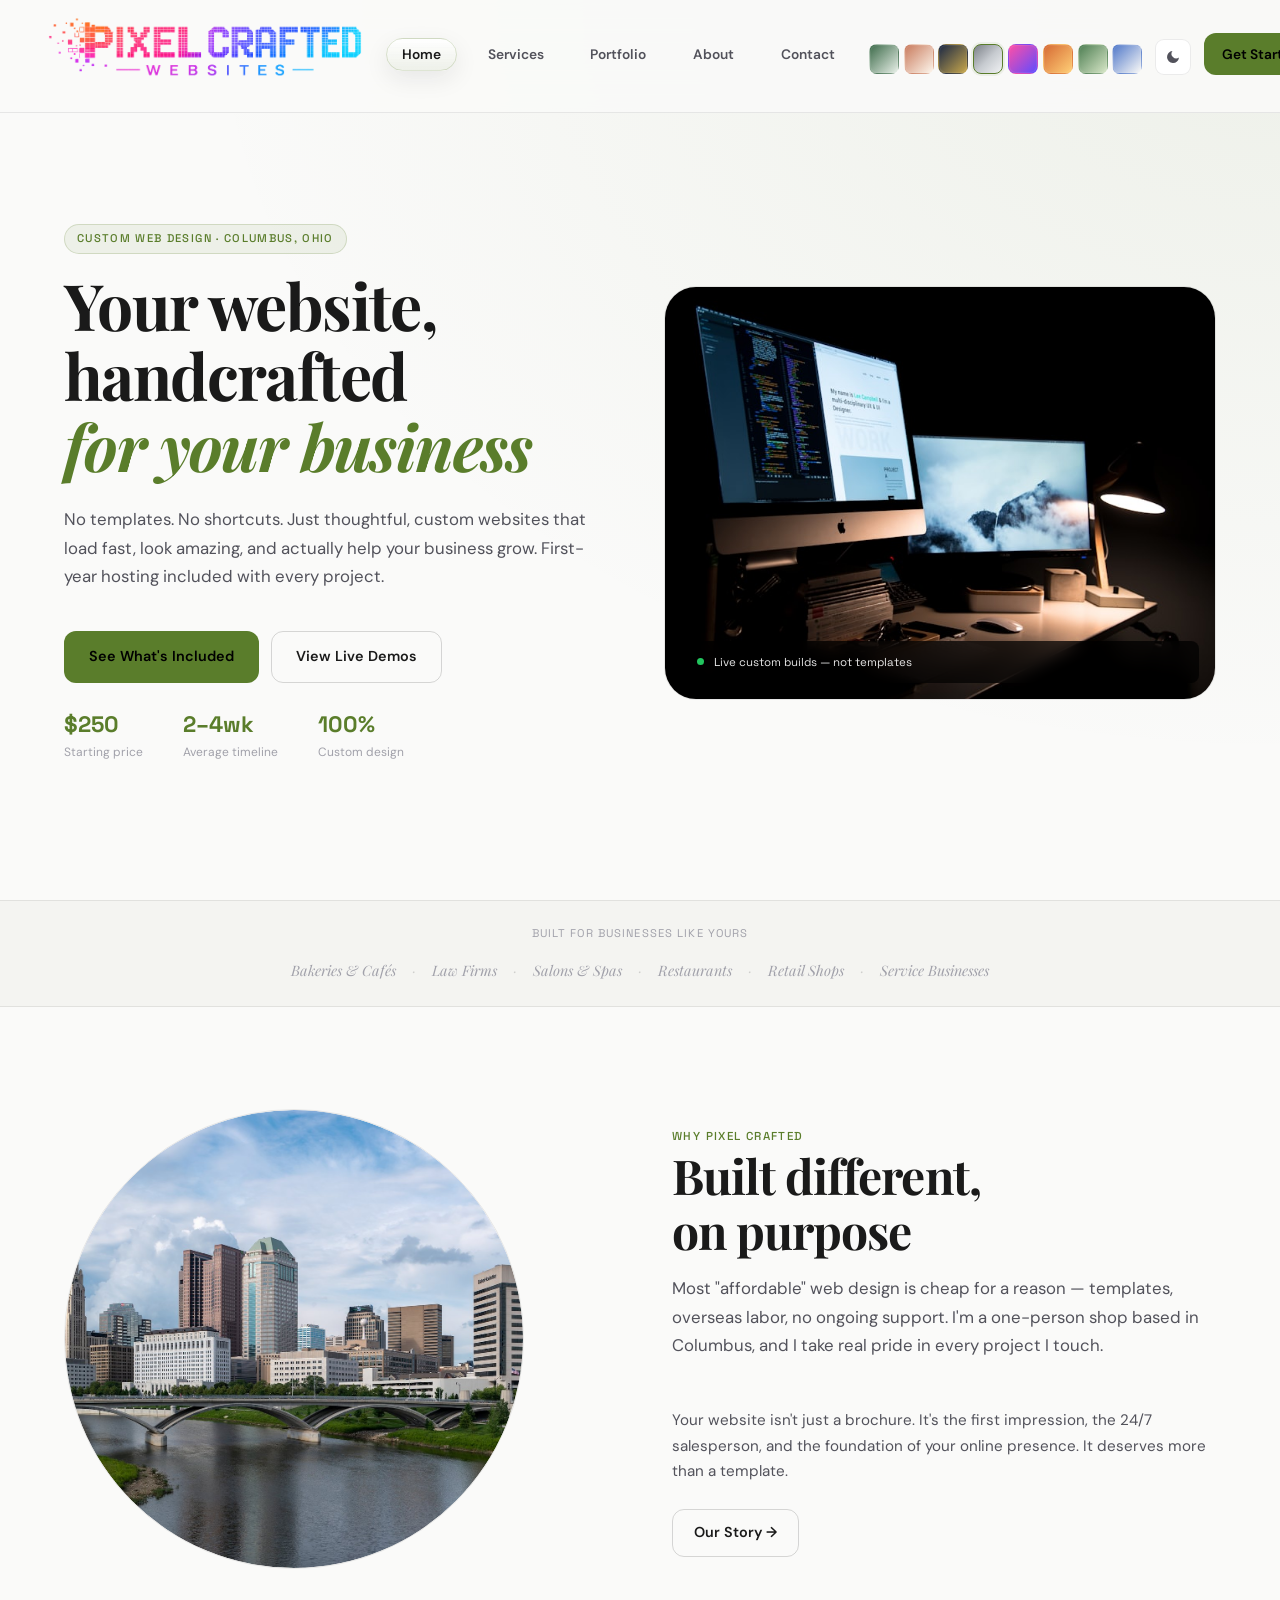
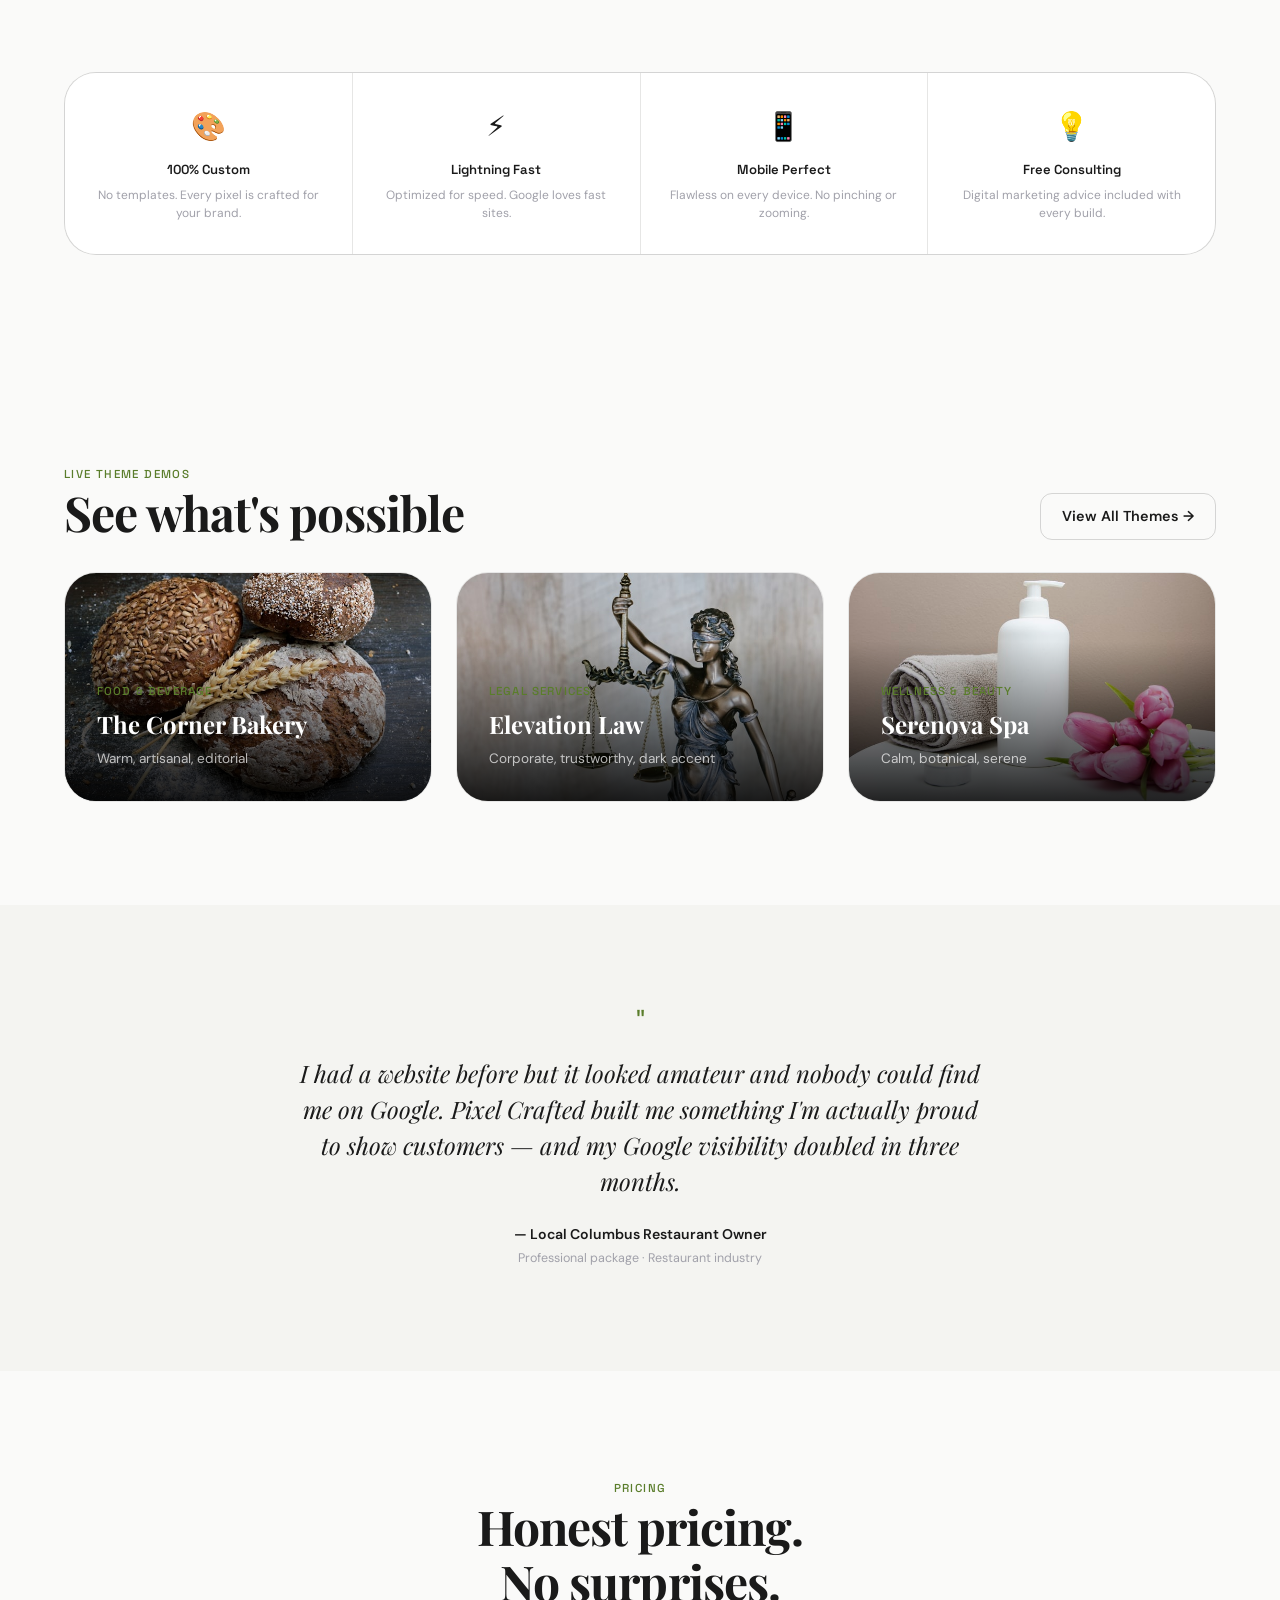
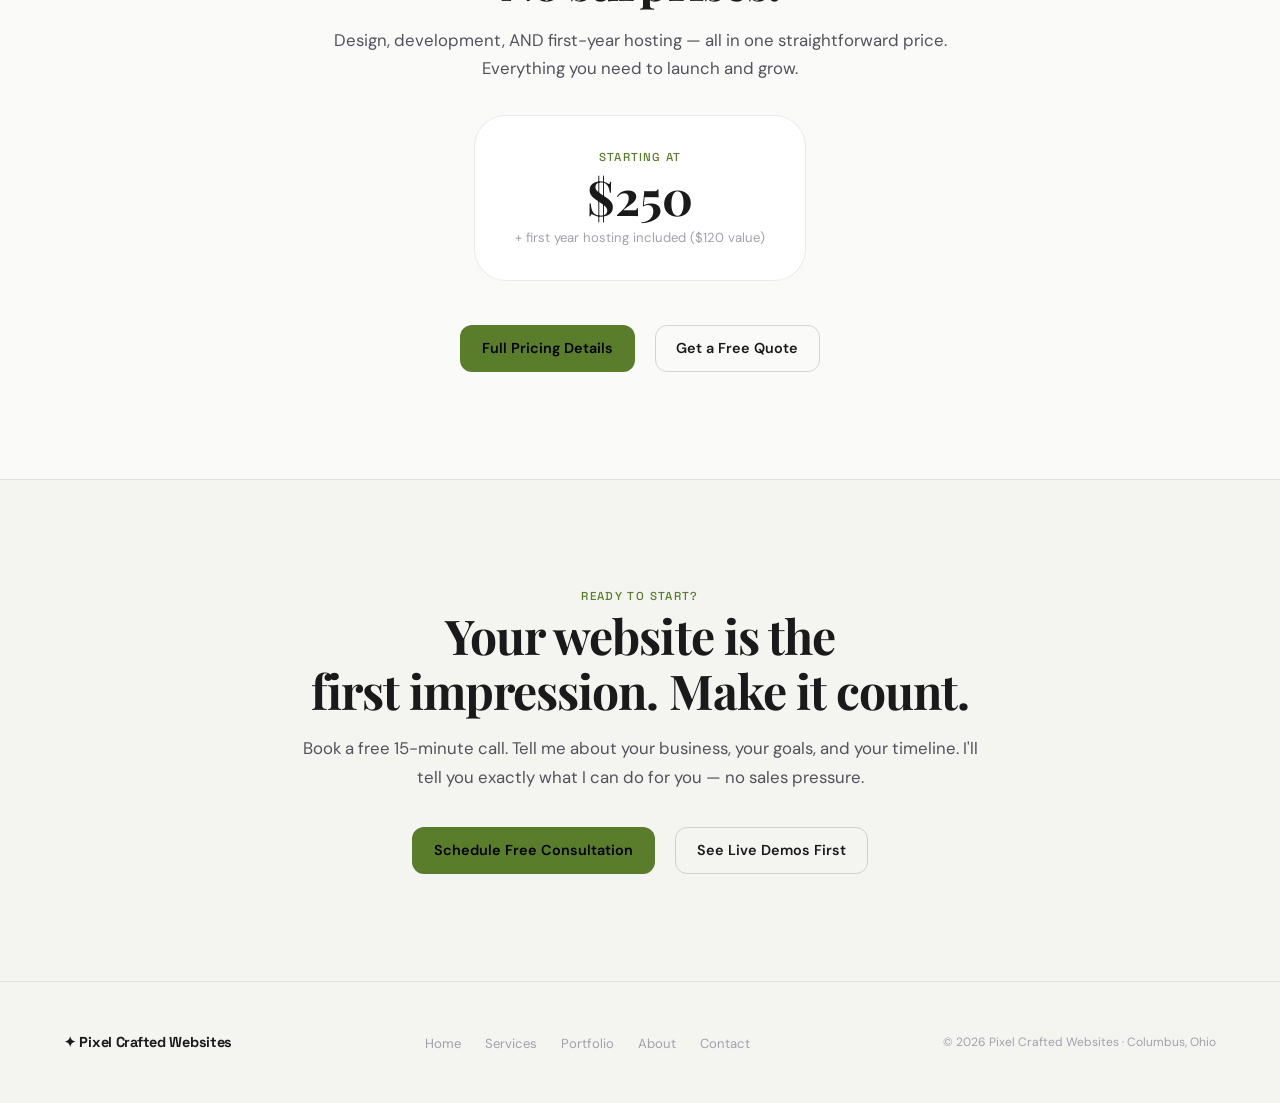
<file: index.html>
<!DOCTYPE html>
<html lang="en" data-theme="light" data-style="default">
<head>
  <meta charset="UTF-8">
  <meta name="viewport" content="width=device-width, initial-scale=1.0">
  <title>Pixel Crafted Websites — Custom Web Design for Local Businesses</title>
  <meta name="description" content="Custom websites for Columbus, Ohio and beyond. Design, development, hosting & free digital marketing consulting. Starting at $250 with first year hosting included.">
  <link rel="stylesheet" href="css/styles.css">
  <link rel="icon" type="image/svg+xml" href="images/favicon.svg">
</head>
<body>

  <!-- NAV -->
  <nav class="nav">
    <div class="nav-inner">
      <a href="index.html" class="nav-logo" aria-label="Pixel Crafted Websites">
        <img src="images/logo-horizontal-header.png" alt="Pixel Crafted Websites" class="logo-wordmark">
      </a>
      <ul class="nav-links" id="navLinks">
        <li><a href="index.html" class="active">Home</a></li>
        <li><a href="services.html">Services</a></li>
        <li><a href="portfolio.html">Portfolio</a></li>
        <li><a href="about.html">About</a></li>
        <li><a href="contact.html">Contact</a></li>
      </ul>
      <div class="nav-actions">
        <div class="style-switcher">
          <div class="style-switcher-row">
            <button class="style-btn active" data-style="spa" data-tooltip="Spa / Calm" title="Spa / Calm" aria-label="Spa style" aria-pressed="true"></button>
            <button class="style-btn" data-style="bakery" data-tooltip="Bakery / Warm" title="Bakery / Warm" aria-label="Bakery style" aria-pressed="false"></button>
            <button class="style-btn" data-style="law" data-tooltip="Law / Trust" title="Law / Trust" aria-label="Law style" aria-pressed="false"></button>
            <button class="style-btn" data-style="default" data-tooltip="Neutral / Clean" title="Neutral / Clean" aria-label="Neutral style" aria-pressed="false"></button>
            <button class="style-btn" data-style="dusk" data-tooltip="Dusk / Neon" title="Dusk / Neon" aria-label="Dusk style" aria-pressed="false"></button>
            <button class="style-btn" data-style="ember" data-tooltip="Ember / Sunset" title="Ember / Sunset" aria-label="Ember style" aria-pressed="false"></button>
            <button class="style-btn" data-style="moss" data-tooltip="Moss / Earth" title="Moss / Earth" aria-label="Moss style" aria-pressed="false"></button>
            <button class="style-btn" data-style="paper" data-tooltip="Paper / Editorial" title="Paper / Editorial" aria-label="Paper style" aria-pressed="false"></button>
          </div>
        </div>
        <button class="theme-toggle" id="themeToggle" aria-label="Toggle light/dark mode">
          <svg class="sun" viewBox="0 0 24 24" width="16" height="16" fill="none" stroke="currentColor" stroke-width="2" stroke-linecap="round" stroke-linejoin="round"><circle cx="12" cy="12" r="5"/><line x1="12" y1="1" x2="12" y2="3"/><line x1="12" y1="21" x2="12" y2="23"/><line x1="4.22" y1="4.22" x2="5.64" y2="5.64"/><line x1="18.36" y1="18.36" x2="19.78" y2="19.78"/><line x1="1" y1="12" x2="3" y2="12"/><line x1="21" y1="12" x2="23" y2="12"/><line x1="4.22" y1="19.78" x2="5.64" y2="18.36"/><line x1="18.36" y1="5.64" x2="19.78" y2="4.22"/></svg>
          <svg class="moon" viewBox="0 0 24 24" width="16" height="16" fill="currentColor"><path d="M21 12.79A9 9 0 1 1 11.21 3 7 7 0 0 0 21 12.79z"/></svg>
        </button>
        <a href="contact.html" class="btn btn-primary">Get Started</a>
        <button class="nav-hamburger" id="navHamburger" aria-label="Menu">
          <span></span><span></span><span></span>
        </button>
      </div>
    </div>
  </nav>

  <!-- HERO -->
  <section class="hero">
    <div class="hero-inner">
      <div class="hero-content">
        <span class="hero-label">Custom Web Design · Columbus, Ohio</span>
        <h1>Your website,<br>handcrafted<br><em>for your business</em></h1>
        <p class="hero-desc">No templates. No shortcuts. Just thoughtful, custom websites that load fast, look amazing, and actually help your business grow. First-year hosting included with every project.</p>
        <div class="hero-actions">
          <a href="services.html" class="btn btn-primary">See What's Included</a>
          <a href="portfolio.html" class="btn btn-outline">View Live Demos</a>
        </div>
        <div class="hero-stats">
          <div>
            <p>$250</p>
            <p>Starting price</p>
          </div>
          <div>
            <p>2–4wk</p>
            <p>Average timeline</p>
          </div>
          <div>
            <p>100%</p>
            <p>Custom design</p>
          </div>
        </div>
      </div>
      <div class="hero-visual">
        <img src="images/hero-webdesign.jpg" alt="Web design on screen">
        <div style="position: absolute; bottom: 1rem; left: 1rem; right: 1rem; background: rgba(0,0,0,0.7); backdrop-filter: blur(8px); border-radius: 8px; padding: 0.75rem 1rem; display: flex; align-items: center; gap: 0.6rem;">
          <div style="width: 7px; height: 7px; background: #22c55e; border-radius: 50%; animation: pulse 2s infinite;"></div>
          <span style="font-family: var(--font-mono); font-size: 0.72rem; color: rgba(255,255,255,0.9);">Live custom builds — not templates</span>
        </div>
      </div>
    </div>
  </section>

  <!-- TRUST BAR -->
  <section class="trust-bar">
    <div class="trust-bar-inner">
      <p>Built for businesses like yours</p>
      <div class="industries">
        <span>Bakeries & Cafés</span>
        <span style="color: var(--border-strong);">·</span>
        <span>Law Firms</span>
        <span style="color: var(--border-strong);">·</span>
        <span>Salons & Spas</span>
        <span style="color: var(--border-strong);">·</span>
        <span>Restaurants</span>
        <span style="color: var(--border-strong);">·</span>
        <span>Retail Shops</span>
        <span style="color: var(--border-strong);">·</span>
        <span>Service Businesses</span>
      </div>
    </div>
  </section>

  <!-- WHAT MAKES US DIFFERENT -->
  <section class="section">
    <div class="section-inner two-col">
      <div class="hero-visual hero-visual-circle">
        <img src="images/about-columbus.jpg" alt="Columbus city skyline and local business context">
      </div>
      <div>
        <span class="section-label">Why Pixel Crafted</span>
        <h2 class="section-title">Built different,<br>on purpose</h2>
        <p class="section-desc">Most "affordable" web design is cheap for a reason — templates, overseas labor, no ongoing support. I'm a one-person shop based in Columbus, and I take real pride in every project I touch.</p>
        <p style="color: var(--text-secondary); font-size: 0.95rem; line-height: 1.7; margin-bottom: 1.5rem;">Your website isn't just a brochure. It's the first impression, the 24/7 salesperson, and the foundation of your online presence. It deserves more than a template.</p>
        <a href="about.html" class="btn btn-outline">Our Story →</a>
      </div>
    </div>
  </section>

  <!-- FEATURE STRIPS -->
  <section class="section" style="padding-top: 0;">
    <div class="section-inner">
      <div class="feature-strip">
        <div>
          <div class="feat-icon">🎨</div>
          <h3>100% Custom</h3>
          <p>No templates. Every pixel is crafted for your brand.</p>
        </div>
        <div>
          <div class="feat-icon">⚡</div>
          <h3>Lightning Fast</h3>
          <p>Optimized for speed. Google loves fast sites.</p>
        </div>
        <div>
          <div class="feat-icon">📱</div>
          <h3>Mobile Perfect</h3>
          <p>Flawless on every device. No pinching or zooming.</p>
        </div>
        <div>
          <div class="feat-icon">💡</div>
          <h3>Free Consulting</h3>
          <p>Digital marketing advice included with every build.</p>
        </div>
      </div>
    </div>
  </section>

  <!-- PORTFOLIO PREVIEW -->
  <section class="section">
    <div class="section-inner">
      <div style="display: flex; justify-content: space-between; align-items: flex-end; margin-bottom: 2rem; flex-wrap: wrap; gap: 1rem;">
        <div>
          <span class="section-label">Live Theme Demos</span>
          <h2 class="section-title" style="margin-bottom: 0;">See what's possible</h2>
        </div>
        <a href="portfolio.html" class="btn btn-outline">View All Themes →</a>
      </div>

      <div class="grid-3">
        <a href="portfolio.html" class="portfolio-card">
          <img src="images/bakery-hero.jpg" alt="Bakery website demo">
          <div class="portfolio-card-overlay">
            <span class="portfolio-card-tag">Food & Beverage</span>
            <h3 class="portfolio-card-title">The Corner Bakery</h3>
            <p class="portfolio-card-desc">Warm, artisanal, editorial</p>
          </div>
        </a>
        <a href="portfolio.html" class="portfolio-card">
          <img src="images/law-hero.jpg" alt="Law firm website demo">
          <div class="portfolio-card-overlay">
            <span class="portfolio-card-tag">Legal Services</span>
            <h3 class="portfolio-card-title">Elevation Law</h3>
            <p class="portfolio-card-desc">Corporate, trustworthy, dark accent</p>
          </div>
        </a>
        <a href="portfolio.html" class="portfolio-card">
          <img src="images/spa-hero.jpg" alt="Spa website demo">
          <div class="portfolio-card-overlay">
            <span class="portfolio-card-tag">Wellness & Beauty</span>
            <h3 class="portfolio-card-title">Serenova Spa</h3>
            <p class="portfolio-card-desc">Calm, botanical, serene</p>
          </div>
        </a>
      </div>
    </div>
  </section>

  <!-- TESTIMONIAL -->
  <section class="section" style="background: var(--bg-secondary);">
    <div class="section-inner cta-section">
      <span style="font-size: 2rem; color: var(--accent); line-height: 1; margin-bottom: 1rem; display: block;">"</span>
      <blockquote style="font-family: var(--font-display); font-size: clamp(1.1rem, 3vw, 1.5rem); font-style: italic; line-height: 1.5; margin-bottom: 1.5rem; color: var(--text-primary);">
        I had a website before but it looked amateur and nobody could find me on Google. Pixel Crafted built me something I'm actually proud to show customers — and my Google visibility doubled in three months.
      </blockquote>
      <div>
        <p style="font-weight: 600; font-size: 0.88rem;">— Local Columbus Restaurant Owner</p>
        <p style="font-size: 0.78rem; color: var(--text-muted); margin-top: 0.2rem;">Professional package · Restaurant industry</p>
      </div>
    </div>
  </section>

  <!-- PRICING TEASER -->
  <section class="section">
    <div class="section-inner cta-section">
      <span class="section-label">Pricing</span>
      <h2 class="section-title">Honest pricing.<br>No surprises.</h2>
      <p class="section-desc">Design, development, AND first-year hosting — all in one straightforward price. Everything you need to launch and grow.</p>
      <div style="display: inline-flex; flex-direction: column; gap: 0.4rem; background: var(--bg-card); border: 1px solid var(--border); border-radius: var(--radius-xl); padding: 2rem 2.5rem; text-align: center; margin-bottom: 1.5rem;">
        <span style="font-family: var(--font-mono); font-size: 0.72rem; font-weight: 500; letter-spacing: 0.1em; text-transform: uppercase; color: var(--accent);">Starting at</span>
        <span style="font-family: var(--font-display); font-size: 3rem; font-weight: 700; line-height: 1; color: var(--text-primary);">$250</span>
        <span style="font-size: 0.82rem; color: var(--text-muted);">+ first year hosting included ($120 value)</span>
      </div>
      <div style="display: flex; gap: 0.75rem; justify-content: center; flex-wrap: wrap; margin-top: 1rem;">
        <a href="services.html" class="btn btn-primary">Full Pricing Details</a>
        <a href="contact.html" class="btn btn-outline">Get a Free Quote</a>
      </div>
    </div>
  </section>

  <!-- FINAL CTA -->
  <section class="section" style="background: var(--bg-secondary); border-top: 1px solid var(--border);">
    <div class="section-inner cta-section">
      <span class="section-label">Ready to start?</span>
      <h2 class="section-title">Your website is the<br>first impression. Make it count.</h2>
      <p class="section-desc">Book a free 15-minute call. Tell me about your business, your goals, and your timeline. I'll tell you exactly what I can do for you — no sales pressure.</p>
      <div style="display: flex; gap: 0.75rem; justify-content: center; flex-wrap: wrap;">
        <a href="contact.html" class="btn btn-primary">Schedule Free Consultation</a>
        <a href="portfolio.html" class="btn btn-outline">See Live Demos First</a>
      </div>
    </div>
  </section>

  <!-- FOOTER -->
  <footer class="footer">
    <div class="footer-inner">
      <span class="footer-logo">✦ Pixel Crafted Websites</span>
      <ul class="footer-links">
        <li><a href="index.html">Home</a></li>
        <li><a href="services.html">Services</a></li>
        <li><a href="portfolio.html">Portfolio</a></li>
        <li><a href="about.html">About</a></li>
        <li><a href="contact.html">Contact</a></li>
      </ul>
      <span class="footer-copy">© 2026 Pixel Crafted Websites · Columbus, Ohio</span>
    </div>
  </footer>

  <script src="js/main.js"></script>
</body>
</html>
</file>
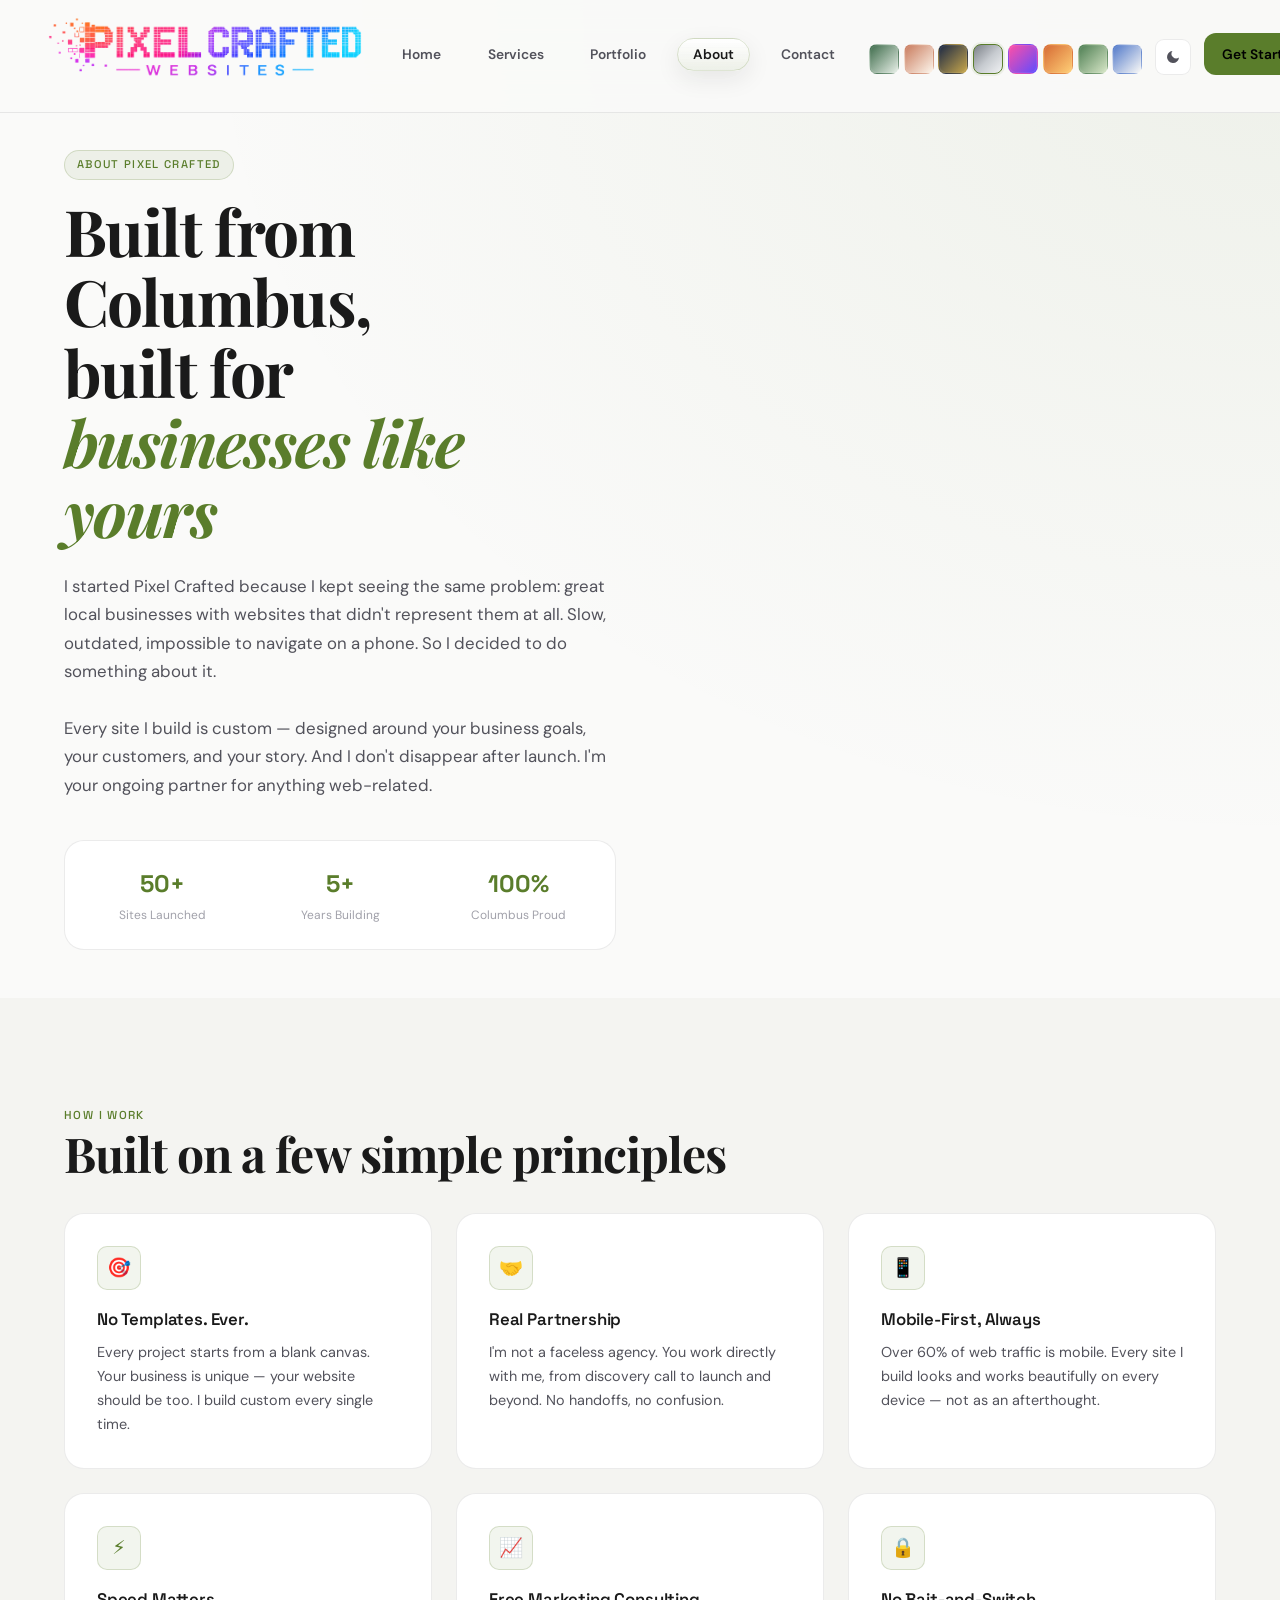
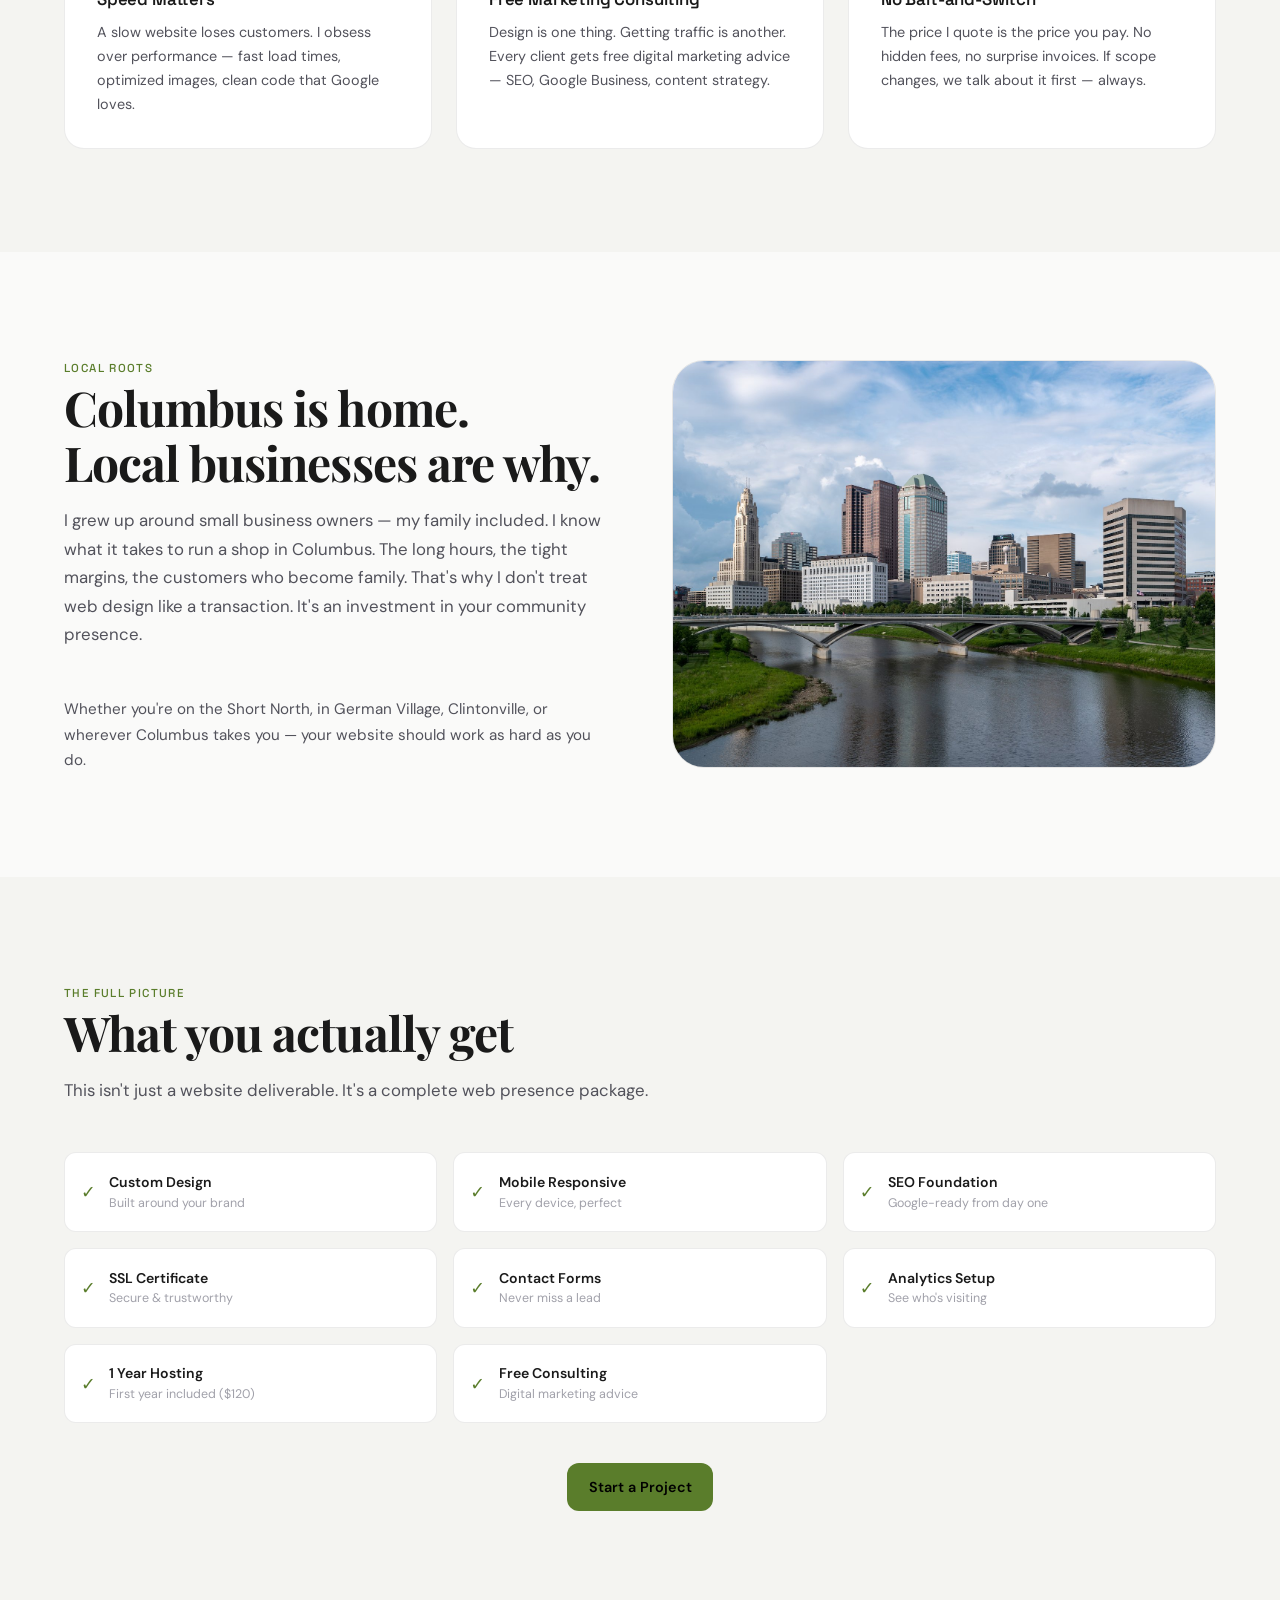
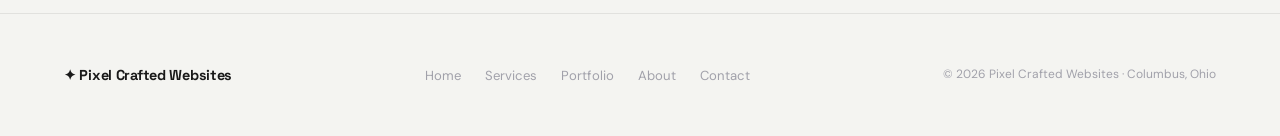
<file: about.html>
<!DOCTYPE html>
<html lang="en" data-theme="light" data-style="default">
<head>
  <meta charset="UTF-8">
  <meta name="viewport" content="width=device-width, initial-scale=1.0">
  <title>About — Pixel Crafted Websites</title>
  <meta name="description" content="I'm a Columbus, Ohio-based web designer and developer helping local businesses show up online with custom websites that actually work.">
  <link rel="stylesheet" href="css/styles.css">
  <link rel="icon" type="image/svg+xml" href="images/favicon.svg">
</head>
<body>

  <!-- NAV -->
  <nav class="nav">
    <div class="nav-inner">
      <a href="index.html" class="nav-logo" aria-label="Pixel Crafted Websites">
        <img src="images/logo-horizontal-header.png" alt="Pixel Crafted Websites" class="logo-wordmark">
      </a>
      <ul class="nav-links" id="navLinks">
        <li><a href="index.html">Home</a></li>
        <li><a href="services.html">Services</a></li>
        <li><a href="portfolio.html">Portfolio</a></li>
        <li><a href="about.html" class="active">About</a></li>
        <li><a href="contact.html">Contact</a></li>
      </ul>
      <div class="nav-actions">
        <div class="style-switcher">
          <div class="style-switcher-row">
            <button class="style-btn active" data-style="spa" data-tooltip="Spa / Calm" title="Spa / Calm" aria-label="Spa style" aria-pressed="true"></button>
            <button class="style-btn" data-style="bakery" data-tooltip="Bakery / Warm" title="Bakery / Warm" aria-label="Bakery style" aria-pressed="false"></button>
            <button class="style-btn" data-style="law" data-tooltip="Law / Trust" title="Law / Trust" aria-label="Law style" aria-pressed="false"></button>
            <button class="style-btn" data-style="default" data-tooltip="Neutral / Clean" title="Neutral / Clean" aria-label="Neutral style" aria-pressed="false"></button>
            <button class="style-btn" data-style="dusk" data-tooltip="Dusk / Neon" title="Dusk / Neon" aria-label="Dusk style" aria-pressed="false"></button>
            <button class="style-btn" data-style="ember" data-tooltip="Ember / Sunset" title="Ember / Sunset" aria-label="Ember style" aria-pressed="false"></button>
            <button class="style-btn" data-style="moss" data-tooltip="Moss / Earth" title="Moss / Earth" aria-label="Moss style" aria-pressed="false"></button>
            <button class="style-btn" data-style="paper" data-tooltip="Paper / Editorial" title="Paper / Editorial" aria-label="Paper style" aria-pressed="false"></button>
          </div>
        </div>
        <button class="theme-toggle" id="themeToggle" aria-label="Toggle light/dark mode">
          <svg class="sun" viewBox="0 0 24 24" width="16" height="16" fill="none" stroke="currentColor" stroke-width="2" stroke-linecap="round" stroke-linejoin="round"><circle cx="12" cy="12" r="5"/><line x1="12" y1="1" x2="12" y2="3"/><line x1="12" y1="21" x2="12" y2="23"/><line x1="4.22" y1="4.22" x2="5.64" y2="5.64"/><line x1="18.36" y1="18.36" x2="19.78" y2="19.78"/><line x1="1" y1="12" x2="3" y2="12"/><line x1="21" y1="12" x2="23" y2="12"/><line x1="4.22" y1="19.78" x2="5.64" y2="18.36"/><line x1="18.36" y1="5.64" x2="19.78" y2="4.22"/></svg>
          <svg class="moon" viewBox="0 0 24 24" width="16" height="16" fill="currentColor"><path d="M21 12.79A9 9 0 1 1 11.21 3 7 7 0 0 0 21 12.79z"/></svg>
        </button>
        <a href="contact.html" class="btn btn-primary">Get Started</a>
        <button class="nav-hamburger" id="navHamburger" aria-label="Menu">
          <span></span><span></span><span></span>
        </button>
      </div>
    </div>
  </nav>

  <!-- HERO / STORY -->
  <section class="hero" style="min-height: auto; padding-bottom: 3rem;">
    <div class="hero-inner">
      <div class="hero-content">
        <span class="hero-label">About Pixel Crafted</span>
        <h1>Built from Columbus,<br>built for<br><em>businesses like yours</em></h1>
        <p class="hero-desc">I started Pixel Crafted because I kept seeing the same problem: great local businesses with websites that didn't represent them at all. Slow, outdated, impossible to navigate on a phone. So I decided to do something about it.</p>
        <p class="hero-desc" style="margin-top: -0.75rem;">Every site I build is custom — designed around your business goals, your customers, and your story. And I don't disappear after launch. I'm your ongoing partner for anything web-related.</p>
        <div class="stats-grid" style="margin-top: 1.5rem;">
          <div>
            <span class="stat-num">50+</span>
            <p class="stat-label">Sites Launched</p>
          </div>
          <div>
            <span class="stat-num">5+</span>
            <p class="stat-label">Years Building</p>
          </div>
          <div>
            <span class="stat-num">100%</span>
            <p class="stat-label">Columbus Proud</p>
          </div>
        </div>
      </div>
    </div>
  </section>

  <!-- VALUES -->
  <section class="section" style="background: var(--bg-secondary);">
    <div class="section-inner">
      <span class="section-label">How I Work</span>
      <h2 class="section-title">Built on a few simple principles</h2>

      <div class="grid-3" style="margin-top: 2rem;">
        <div class="card reveal">
          <div class="card-icon">🎯</div>
          <h3 class="card-title">No Templates. Ever.</h3>
          <p class="card-desc">Every project starts from a blank canvas. Your business is unique — your website should be too. I build custom every single time.</p>
        </div>
        <div class="card reveal">
          <div class="card-icon">🤝</div>
          <h3 class="card-title">Real Partnership</h3>
          <p class="card-desc">I'm not a faceless agency. You work directly with me, from discovery call to launch and beyond. No handoffs, no confusion.</p>
        </div>
        <div class="card reveal">
          <div class="card-icon">📱</div>
          <h3 class="card-title">Mobile-First, Always</h3>
          <p class="card-desc">Over 60% of web traffic is mobile. Every site I build looks and works beautifully on every device — not as an afterthought.</p>
        </div>
        <div class="card reveal">
          <div class="card-icon">⚡</div>
          <h3 class="card-title">Speed Matters</h3>
          <p class="card-desc">A slow website loses customers. I obsess over performance — fast load times, optimized images, clean code that Google loves.</p>
        </div>
        <div class="card reveal">
          <div class="card-icon">📈</div>
          <h3 class="card-title">Free Marketing Consulting</h3>
          <p class="card-desc">Design is one thing. Getting traffic is another. Every client gets free digital marketing advice — SEO, Google Business, content strategy.</p>
        </div>
        <div class="card reveal">
          <div class="card-icon">🔒</div>
          <h3 class="card-title">No Bait-and-Switch</h3>
          <p class="card-desc">The price I quote is the price you pay. No hidden fees, no surprise invoices. If scope changes, we talk about it first — always.</p>
        </div>
      </div>
    </div>
  </section>

  <!-- THE COLUMBUS DIFFERENCE -->
  <section class="section">
    <div class="section-inner two-col">
      <div>
        <span class="section-label">Local Roots</span>
        <h2 class="section-title">Columbus is home.<br>Local businesses are why.</h2>
        <p class="section-desc">I grew up around small business owners — my family included. I know what it takes to run a shop in Columbus. The long hours, the tight margins, the customers who become family. That's why I don't treat web design like a transaction. It's an investment in your community presence.</p>
        <p style="color: var(--text-secondary); font-size: 0.95rem; line-height: 1.7;">Whether you're on the Short North, in German Village, Clintonville, or wherever Columbus takes you — your website should work as hard as you do.</p>
      </div>
      <div class="img-wrap">
        <img src="images/about-columbus.jpg" alt="Downtown Columbus skyline">
      </div>
    </div>
  </section>

  <!-- WHAT CLIENTS GET -->
  <section class="section" style="background: var(--bg-secondary);">
    <div class="section-inner">
      <span class="section-label">The Full Picture</span>
      <h2 class="section-title">What you actually get</h2>
      <p class="section-desc">This isn't just a website deliverable. It's a complete web presence package.</p>

      <div class="value-grid">
        <div class="value-item">
          <span class="check">✓</span>
          <div class="value-text">
            <p>Custom Design</p>
            <p>Built around your brand</p>
          </div>
        </div>
        <div class="value-item">
          <span class="check">✓</span>
          <div class="value-text">
            <p>Mobile Responsive</p>
            <p>Every device, perfect</p>
          </div>
        </div>
        <div class="value-item">
          <span class="check">✓</span>
          <div class="value-text">
            <p>SEO Foundation</p>
            <p>Google-ready from day one</p>
          </div>
        </div>
        <div class="value-item">
          <span class="check">✓</span>
          <div class="value-text">
            <p>SSL Certificate</p>
            <p>Secure & trustworthy</p>
          </div>
        </div>
        <div class="value-item">
          <span class="check">✓</span>
          <div class="value-text">
            <p>Contact Forms</p>
            <p>Never miss a lead</p>
          </div>
        </div>
        <div class="value-item">
          <span class="check">✓</span>
          <div class="value-text">
            <p>Analytics Setup</p>
            <p>See who's visiting</p>
          </div>
        </div>
        <div class="value-item">
          <span class="check">✓</span>
          <div class="value-text">
            <p>1 Year Hosting</p>
            <p>First year included ($120)</p>
          </div>
        </div>
        <div class="value-item">
          <span class="check">✓</span>
          <div class="value-text">
            <p>Free Consulting</p>
            <p>Digital marketing advice</p>
          </div>
        </div>
      </div>

      <div style="text-align: center; margin-top: 2.5rem;">
        <a href="contact.html" class="btn btn-primary">Start a Project</a>
      </div>
    </div>
  </section>

  <!-- FOOTER -->
  <footer class="footer">
    <div class="footer-inner">
      <span class="footer-logo">✦ Pixel Crafted Websites</span>
      <ul class="footer-links">
        <li><a href="index.html">Home</a></li>
        <li><a href="services.html">Services</a></li>
        <li><a href="portfolio.html">Portfolio</a></li>
        <li><a href="about.html">About</a></li>
        <li><a href="contact.html">Contact</a></li>
      </ul>
      <span class="footer-copy">© 2026 Pixel Crafted Websites · Columbus, Ohio</span>
    </div>
  </footer>

  <script src="js/main.js"></script>
</body>
</html>
</file>
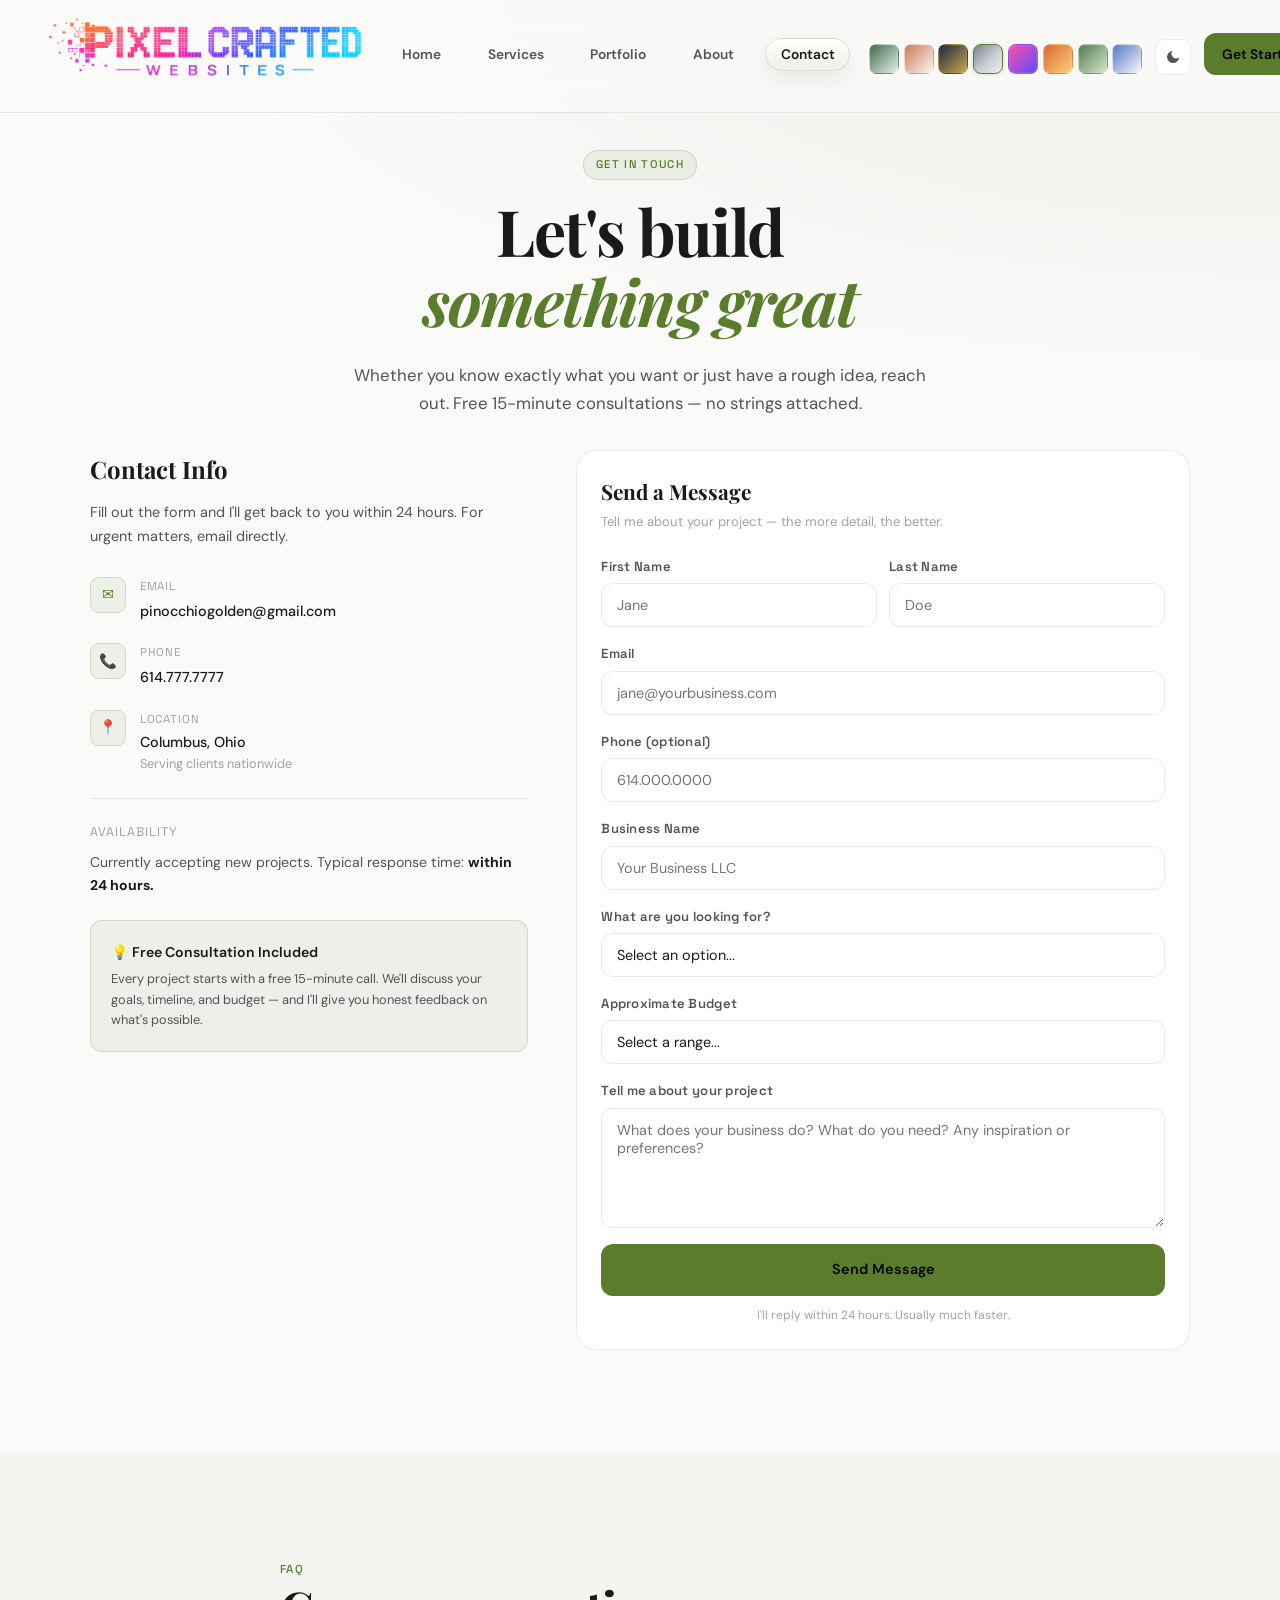
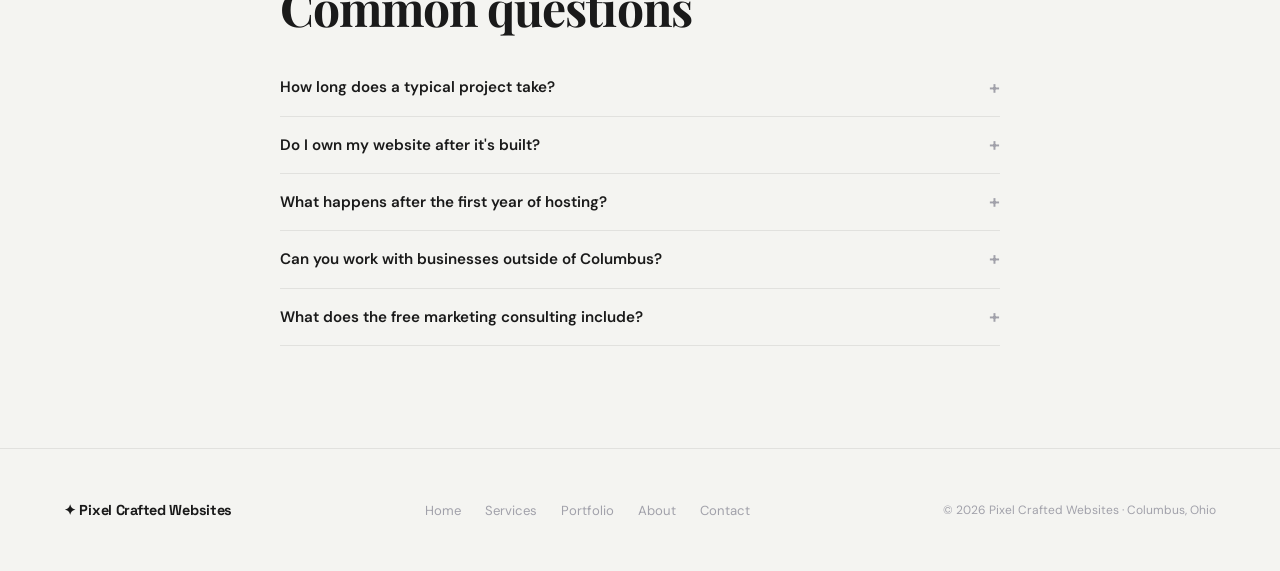
<file: contact.html>
<!DOCTYPE html>
<html lang="en" data-theme="light" data-style="default">
<head>
  <meta charset="UTF-8">
  <meta name="viewport" content="width=device-width, initial-scale=1.0">
  <title>Contact — Pixel Crafted Websites</title>
  <meta name="description" content="Get in touch with Pixel Crafted Websites. Free consultations available. Let's build something great together.">
  <link rel="stylesheet" href="css/styles.css">
  <link rel="icon" type="image/svg+xml" href="images/favicon.svg">
</head>
<body>

  <!-- NAV -->
  <nav class="nav">
    <div class="nav-inner">
      <a href="index.html" class="nav-logo" aria-label="Pixel Crafted Websites">
        <img src="images/logo-horizontal-header.png" alt="Pixel Crafted Websites" class="logo-wordmark">
      </a>
      <ul class="nav-links" id="navLinks">
        <li><a href="index.html">Home</a></li>
        <li><a href="services.html">Services</a></li>
        <li><a href="portfolio.html">Portfolio</a></li>
        <li><a href="about.html">About</a></li>
        <li><a href="contact.html" class="active">Contact</a></li>
      </ul>
      <div class="nav-actions">
        <div class="style-switcher">
          <div class="style-switcher-row">
            <button class="style-btn active" data-style="spa" data-tooltip="Spa / Calm" title="Spa / Calm" aria-label="Spa style" aria-pressed="true"></button>
            <button class="style-btn" data-style="bakery" data-tooltip="Bakery / Warm" title="Bakery / Warm" aria-label="Bakery style" aria-pressed="false"></button>
            <button class="style-btn" data-style="law" data-tooltip="Law / Trust" title="Law / Trust" aria-label="Law style" aria-pressed="false"></button>
            <button class="style-btn" data-style="default" data-tooltip="Neutral / Clean" title="Neutral / Clean" aria-label="Neutral style" aria-pressed="false"></button>
            <button class="style-btn" data-style="dusk" data-tooltip="Dusk / Neon" title="Dusk / Neon" aria-label="Dusk style" aria-pressed="false"></button>
            <button class="style-btn" data-style="ember" data-tooltip="Ember / Sunset" title="Ember / Sunset" aria-label="Ember style" aria-pressed="false"></button>
            <button class="style-btn" data-style="moss" data-tooltip="Moss / Earth" title="Moss / Earth" aria-label="Moss style" aria-pressed="false"></button>
            <button class="style-btn" data-style="paper" data-tooltip="Paper / Editorial" title="Paper / Editorial" aria-label="Paper style" aria-pressed="false"></button>
          </div>
        </div>
        <button class="theme-toggle" id="themeToggle" aria-label="Toggle light/dark mode">
          <svg class="sun" viewBox="0 0 24 24" width="16" height="16" fill="none" stroke="currentColor" stroke-width="2" stroke-linecap="round" stroke-linejoin="round"><circle cx="12" cy="12" r="5"/><line x1="12" y1="1" x2="12" y2="3"/><line x1="12" y1="21" x2="12" y2="23"/><line x1="4.22" y1="4.22" x2="5.64" y2="5.64"/><line x1="18.36" y1="18.36" x2="19.78" y2="19.78"/><line x1="1" y1="12" x2="3" y2="12"/><line x1="21" y1="12" x2="23" y2="12"/><line x1="4.22" y1="19.78" x2="5.64" y2="18.36"/><line x1="18.36" y1="5.64" x2="19.78" y2="4.22"/></svg>
          <svg class="moon" viewBox="0 0 24 24" width="16" height="16" fill="currentColor"><path d="M21 12.79A9 9 0 1 1 11.21 3 7 7 0 0 0 21 12.79z"/></svg>
        </button>
        <a href="contact.html" class="btn btn-primary">Get Started</a>
        <button class="nav-hamburger" id="navHamburger" aria-label="Menu">
          <span></span><span></span><span></span>
        </button>
      </div>
    </div>
  </nav>

  <!-- HERO -->
  <section class="hero" style="min-height: auto; padding-bottom: 2rem;">
    <div class="hero-inner">
      <div class="hero-content" style="grid-column: 1 / -1; text-align: center; max-width: 600px; margin: 0 auto;">
        <span class="hero-label">Get in Touch</span>
        <h1>Let's build<br><em>something great</em></h1>
        <p class="hero-desc" style="margin: 0 auto;">Whether you know exactly what you want or just have a rough idea, reach out. Free 15-minute consultations — no strings attached.</p>
      </div>
    </div>
  </section>

  <!-- CONTACT SECTION -->
  <section class="section" style="padding-top: 0;">
    <div class="section-inner">
      <div class="contact-grid">

        <!-- LEFT: Info -->
        <div>
          <h2 style="font-family: var(--font-display); font-size: 1.5rem; font-weight: 700; margin-bottom: 0.75rem;">Contact Info</h2>
          <p style="color: var(--text-secondary); line-height: 1.7; margin-bottom: 1.75rem; font-size: 0.9rem;">Fill out the form and I'll get back to you within 24 hours. For urgent matters, email directly.</p>

          <div class="contact-info-item">
            <div class="icon">✉</div>
            <div>
              <p class="label">Email</p>
              <a href="mailto:pinocchiogolden@gmail.com" class="value">pinocchiogolden@gmail.com</a>
            </div>
          </div>
          <div class="contact-info-item">
            <div class="icon">📞</div>
            <div>
              <p class="label">Phone</p>
              <a href="tel:6147777777" class="value">614.777.7777</a>
            </div>
          </div>
          <div class="contact-info-item">
            <div class="icon">📍</div>
            <div>
              <p class="label">Location</p>
              <p class="value">Columbus, Ohio</p>
              <p class="sub">Serving clients nationwide</p>
            </div>
          </div>

          <div class="divider" style="margin: 1.5rem 0;"></div>

          <div>
            <p class="label" style="font-size: 0.78rem; font-family: var(--font-mono); text-transform: uppercase; letter-spacing: 0.08em; color: var(--text-muted); margin-bottom: 0.5rem;">Availability</p>
            <p style="color: var(--text-secondary); font-size: 0.88rem; line-height: 1.6;">Currently accepting new projects. Typical response time: <strong style="color: var(--text-primary);">within 24 hours.</strong></p>
          </div>

          <div class="consultation-card">
            <p>💡 Free Consultation Included</p>
            <p>Every project starts with a free 15-minute call. We'll discuss your goals, timeline, and budget — and I'll give you honest feedback on what's possible.</p>
          </div>
        </div>

        <!-- RIGHT: Form -->
        <div>
          <div class="card" style="padding: 1.5rem;">
            <h3 style="font-family: var(--font-display); font-size: 1.3rem; font-weight: 700; margin-bottom: 0.2rem;">Send a Message</h3>
            <p style="color: var(--text-muted); font-size: 0.82rem; margin-bottom: 1.5rem;">Tell me about your project — the more detail, the better.</p>

            <form id="contactForm">
              <div style="display: grid; grid-template-columns: 1fr 1fr; gap: 0.75rem;">
                <div class="form-group">
                  <label class="form-label" for="firstName">First Name</label>
                  <input type="text" id="firstName" name="firstName" class="form-input" placeholder="Jane" required>
                </div>
                <div class="form-group">
                  <label class="form-label" for="lastName">Last Name</label>
                  <input type="text" id="lastName" name="lastName" class="form-input" placeholder="Doe" required>
                </div>
              </div>
              <div class="form-group">
                <label class="form-label" for="email">Email</label>
                <input type="email" id="email" name="email" class="form-input" placeholder="jane@yourbusiness.com" required>
              </div>
              <div class="form-group">
                <label class="form-label" for="phone">Phone (optional)</label>
                <input type="tel" id="phone" name="phone" class="form-input" placeholder="614.000.0000">
              </div>
              <div class="form-group">
                <label class="form-label" for="business">Business Name</label>
                <input type="text" id="business" name="business" class="form-input" placeholder="Your Business LLC">
              </div>
              <div class="form-group">
                <label class="form-label" for="service">What are you looking for?</label>
                <select id="service" name="service" class="form-input form-select">
                  <option value="" disabled selected>Select an option...</option>
                  <option value="new-website">New Website</option>
                  <option value="redesign">Website Redesign</option>
                  <option value="hosting">Hosting Only</option>
                  <option value="maintenance">Maintenance & Updates</option>
                  <option value="seo">SEO / Digital Marketing</option>
                  <option value="other">Other</option>
                </select>
              </div>
              <div class="form-group">
                <label class="form-label" for="budget">Approximate Budget</label>
                <select id="budget" name="budget" class="form-input form-select">
                  <option value="" disabled selected>Select a range...</option>
                  <option value="under-250">Under $250</option>
                  <option value="250-500">$250 – $500</option>
                  <option value="500-1000">$500 – $1,000</option>
                  <option value="1000-2500">$1,000 – $2,500</option>
                  <option value="2500+">$2,500+</option>
                  <option value="unsure">Not sure yet</option>
                </select>
              </div>
              <div class="form-group">
                <label class="form-label" for="message">Tell me about your project</label>
                <textarea id="message" name="message" class="form-textarea" placeholder="What does your business do? What do you need? Any inspiration or preferences?" required></textarea>
              </div>
              <button type="submit" class="btn btn-primary" style="width: 100%; padding: 0.85rem;">
                Send Message
              </button>
              <p style="text-align: center; font-size: 0.75rem; color: var(--text-muted); margin-top: 0.6rem;">I'll reply within 24 hours. Usually much faster.</p>
            </form>

            <div id="formSuccess" style="display: none; text-align: center; padding: 2rem 1rem;">
              <div style="font-size: 2.5rem; margin-bottom: 0.75rem;">✅</div>
              <h3 style="font-family: var(--font-display); font-size: 1.3rem; font-weight: 700; margin-bottom: 0.5rem;">Message Sent!</h3>
              <p style="color: var(--text-secondary); font-size: 0.88rem;">Thanks for reaching out. I'll get back to you shortly.</p>
            </div>
          </div>
        </div>

      </div>
    </div>
  </section>

  <!-- FAQ -->
  <section class="section" style="background: var(--bg-secondary);">
    <div class="section-inner" style="max-width: 720px;">
      <span class="section-label">FAQ</span>
      <h2 class="section-title">Common questions</h2>

      <div class="faq" style="margin-top: 1.5rem;">
        <details>
          <summary>How long does a typical project take?</summary>
          <p>Most projects are completed in 2–4 weeks. Simpler one-page sites can be done in as little as 1–2 weeks. Larger or more complex projects may take longer. I'll give you a clear timeline upfront.</p>
        </details>
        <details>
          <summary>Do I own my website after it's built?</summary>
          <p>100%. You own all design files, code, and content. If you cancel hosting, I can help you migrate everything to a new host. Your website is yours forever.</p>
        </details>
        <details>
          <summary>What happens after the first year of hosting?</summary>
          <p>Hosting is $120/year after the first year. You're free to cancel anytime — I'll help you export everything. No contracts, no lock-in.</p>
        </details>
        <details>
          <summary>Can you work with businesses outside of Columbus?</summary>
          <p>Absolutely. Columbus is home base, but I work with businesses all over the country. The process works the same — video calls, messaging, email. Distance isn't a barrier.</p>
        </details>
        <details>
          <summary>What does the free marketing consulting include?</summary>
          <p>I cover the basics: Google Business Profile setup and optimization, SEO recommendations specific to your industry, content ideas, and general digital strategy. It's not a full marketing agency — but it's real, actionable advice from someone who builds sites for a living.</p>
        </details>
      </div>
    </div>
  </section>

  <!-- FOOTER -->
  <footer class="footer">
    <div class="footer-inner">
      <span class="footer-logo">✦ Pixel Crafted Websites</span>
      <ul class="footer-links">
        <li><a href="index.html">Home</a></li>
        <li><a href="services.html">Services</a></li>
        <li><a href="portfolio.html">Portfolio</a></li>
        <li><a href="about.html">About</a></li>
        <li><a href="contact.html">Contact</a></li>
      </ul>
      <span class="footer-copy">© 2026 Pixel Crafted Websites · Columbus, Ohio</span>
    </div>
  </footer>

  <script src="js/main.js"></script>
  <script>
    const form = document.getElementById('contactForm');
    const success = document.getElementById('formSuccess');
    form.addEventListener('submit', function(e) {
      e.preventDefault();
      form.style.display = 'none';
      success.style.display = 'block';
    });
  </script>
</body>
</html>
</file>
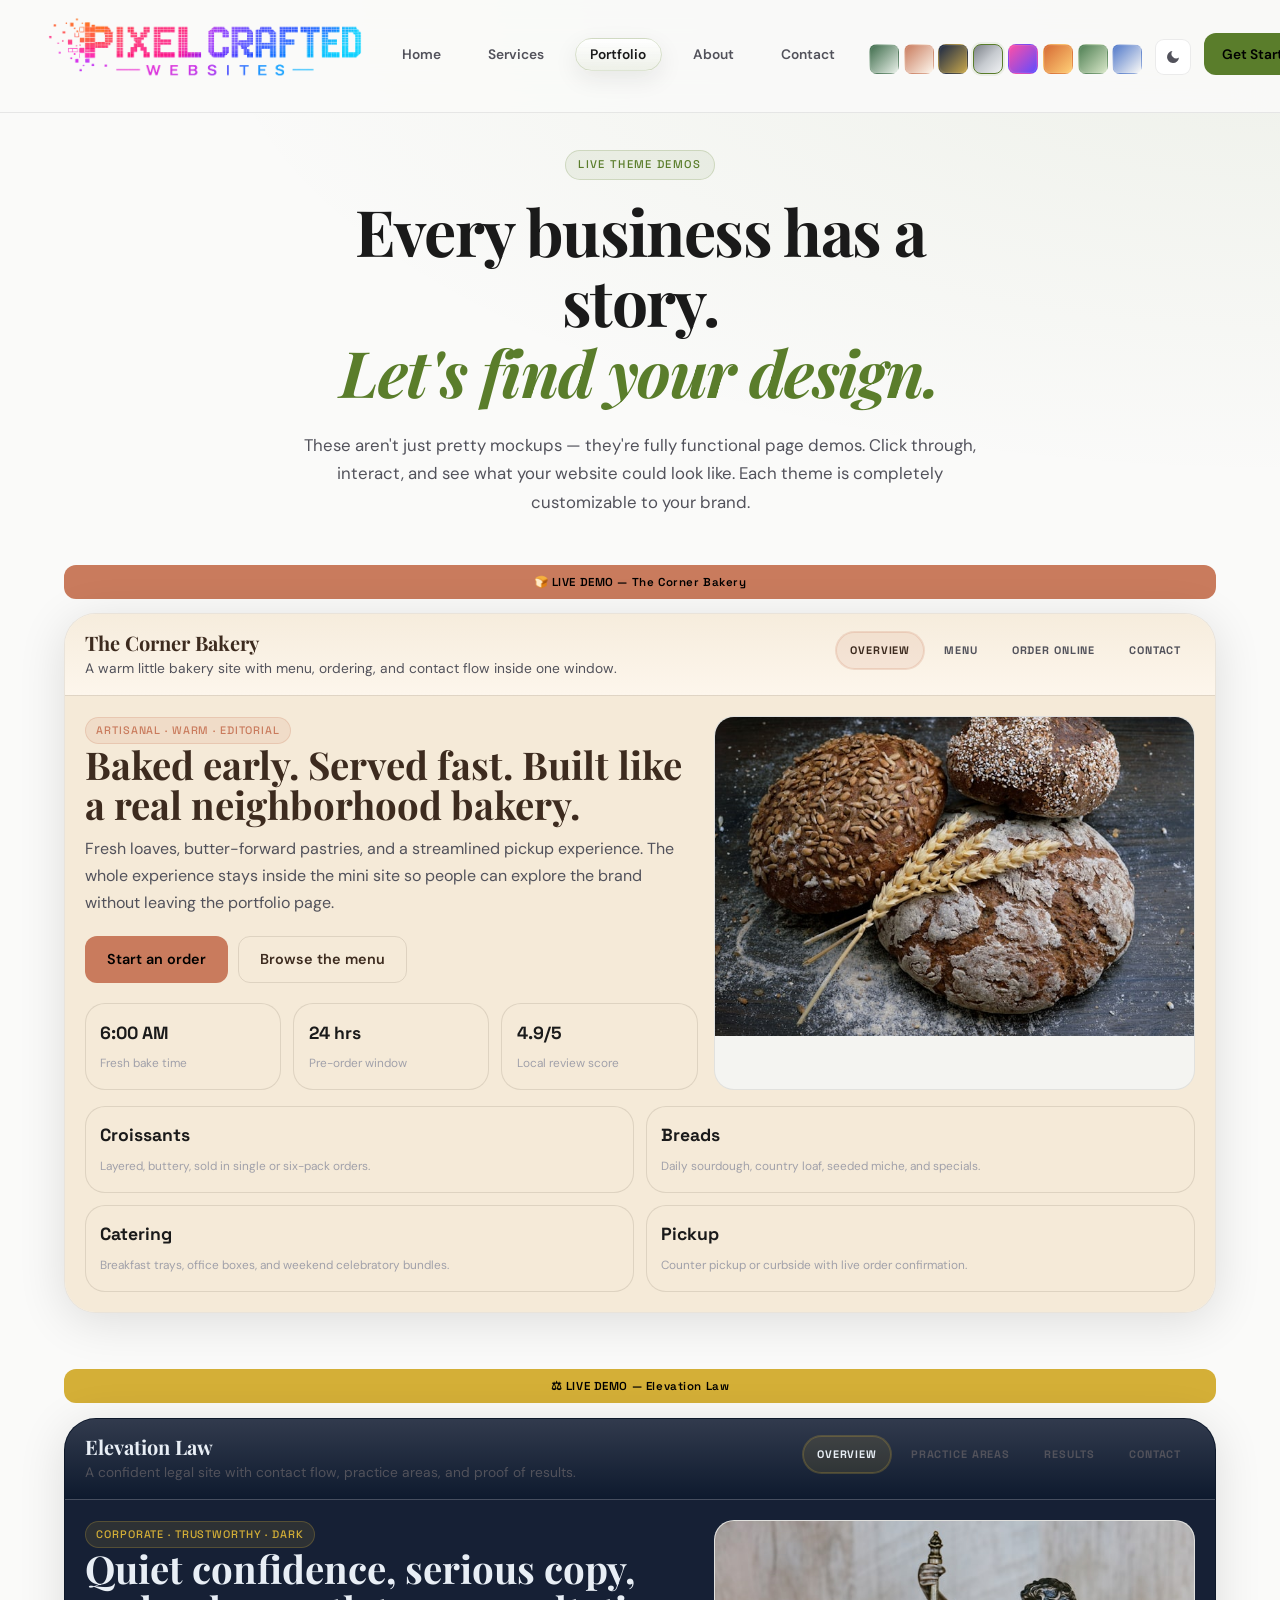
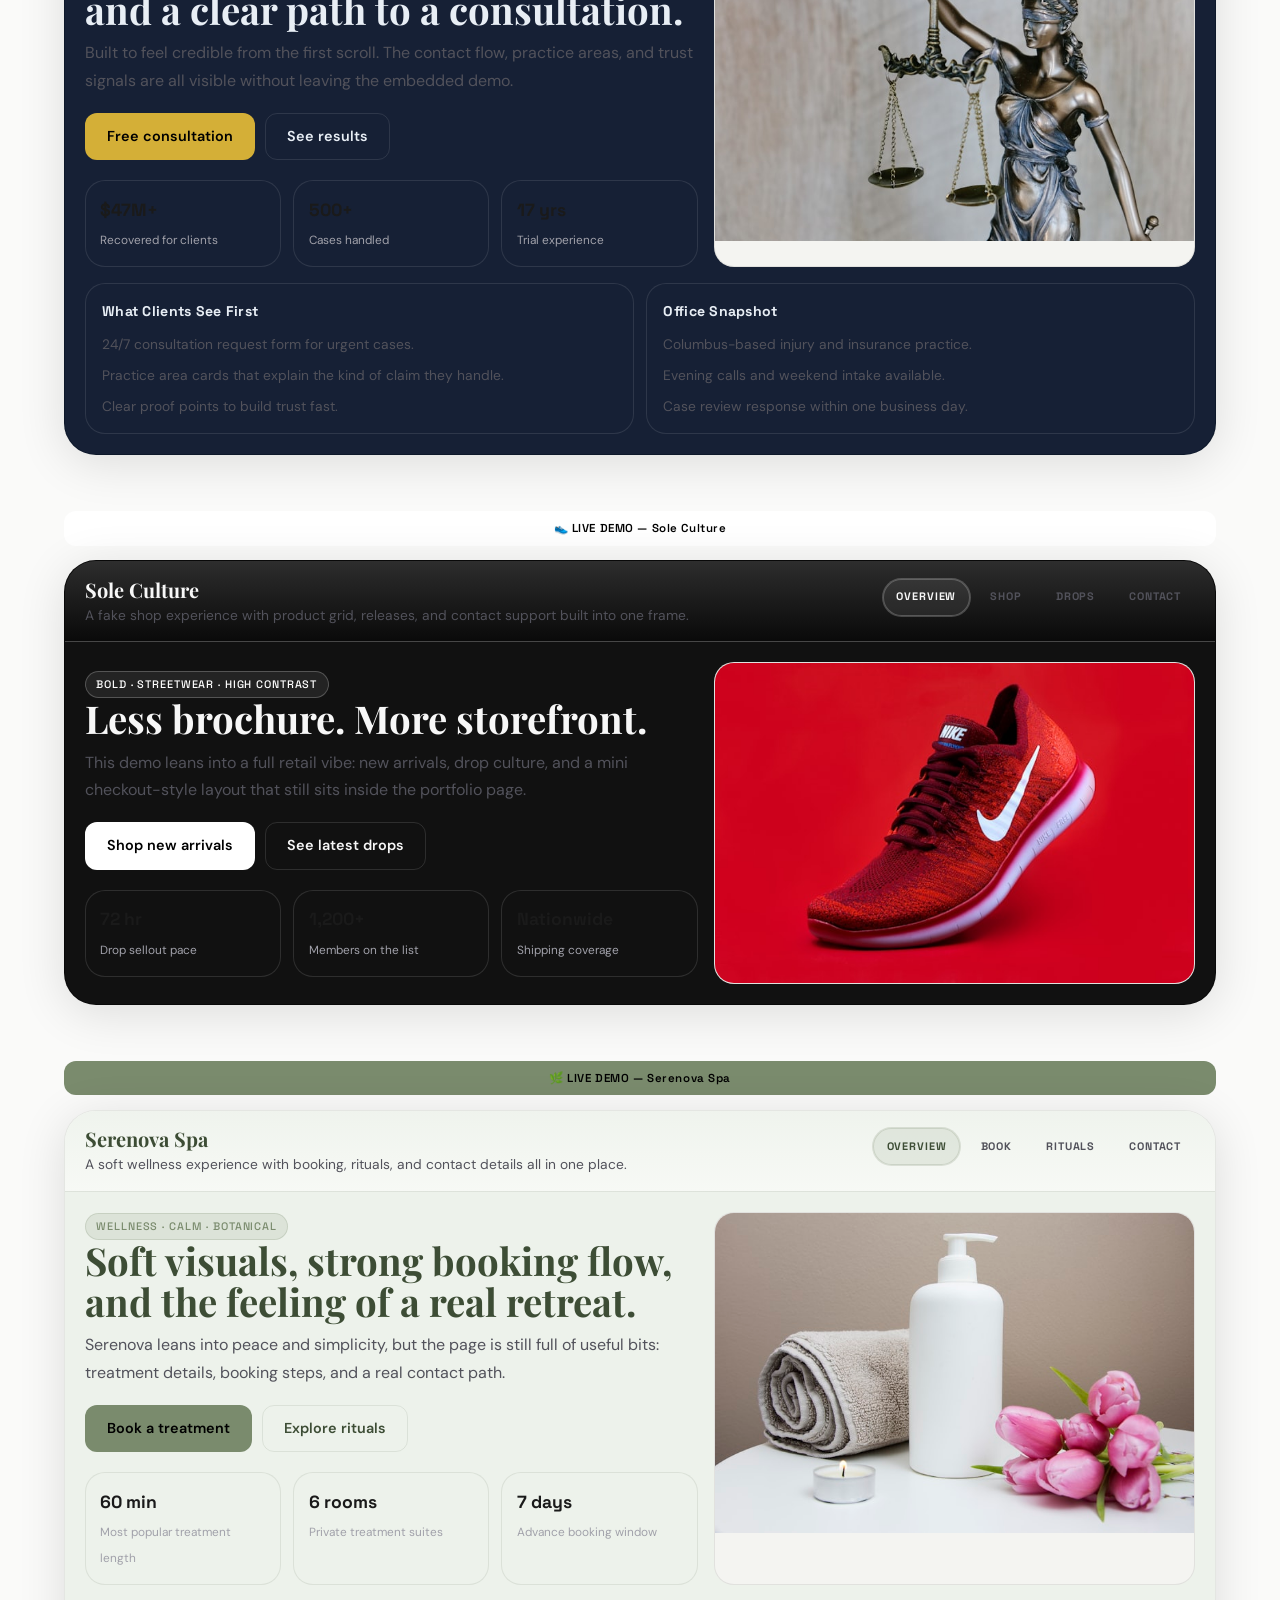
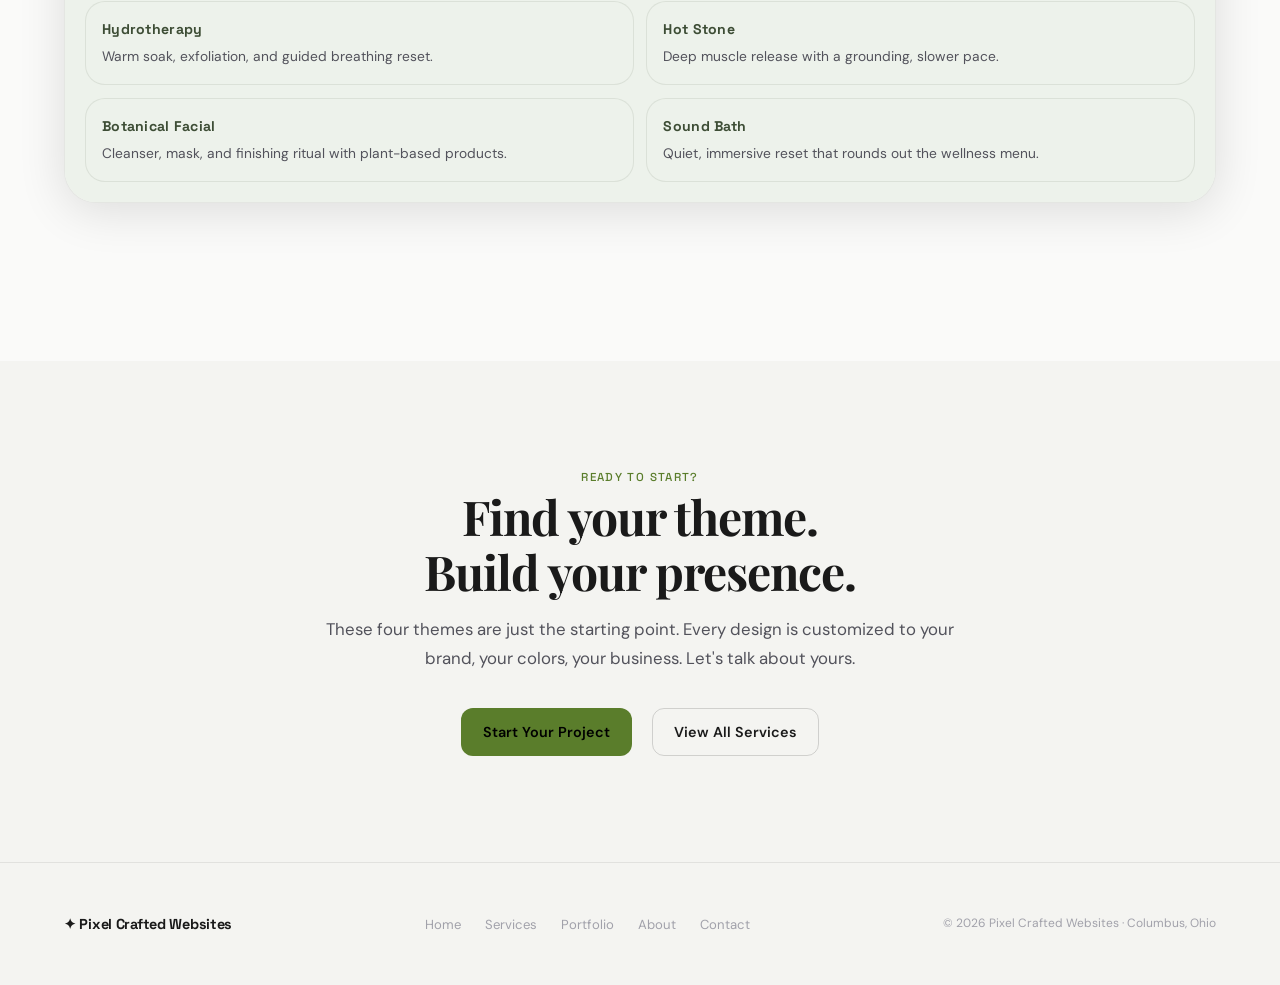
<file: portfolio.html>
<!DOCTYPE html>
<html lang="en" data-theme="light" data-style="default">
<head>
  <meta charset="UTF-8">
  <meta name="viewport" content="width=device-width, initial-scale=1.0">
  <title>Portfolio — Pixel Crafted Websites</title>
  <meta name="description" content="See live theme demos across different industries — bakeries, law firms, streetwear brands, and wellness spas. Find your vibe.">
  <link rel="stylesheet" href="css/styles.css">
  <link rel="icon" type="image/svg+xml" href="images/favicon.svg">
</head>
<body>

  <!-- NAV -->
  <nav class="nav">
    <div class="nav-inner">
      <a href="index.html" class="nav-logo" aria-label="Pixel Crafted Websites">
        <img src="images/logo-horizontal-header.png" alt="Pixel Crafted Websites" class="logo-wordmark">
      </a>
      <ul class="nav-links" id="navLinks">
        <li><a href="index.html">Home</a></li>
        <li><a href="services.html">Services</a></li>
        <li><a href="portfolio.html" class="active">Portfolio</a></li>
        <li><a href="about.html">About</a></li>
        <li><a href="contact.html">Contact</a></li>
      </ul>
      <div class="nav-actions">
        <div class="style-switcher">
          <div class="style-switcher-row">
            <button class="style-btn active" data-style="spa" data-tooltip="Spa / Calm" title="Spa / Calm" aria-label="Spa style" aria-pressed="true"></button>
            <button class="style-btn" data-style="bakery" data-tooltip="Bakery / Warm" title="Bakery / Warm" aria-label="Bakery style" aria-pressed="false"></button>
            <button class="style-btn" data-style="law" data-tooltip="Law / Trust" title="Law / Trust" aria-label="Law style" aria-pressed="false"></button>
            <button class="style-btn" data-style="default" data-tooltip="Neutral / Clean" title="Neutral / Clean" aria-label="Neutral style" aria-pressed="false"></button>
            <button class="style-btn" data-style="dusk" data-tooltip="Dusk / Neon" title="Dusk / Neon" aria-label="Dusk style" aria-pressed="false"></button>
            <button class="style-btn" data-style="ember" data-tooltip="Ember / Sunset" title="Ember / Sunset" aria-label="Ember style" aria-pressed="false"></button>
            <button class="style-btn" data-style="moss" data-tooltip="Moss / Earth" title="Moss / Earth" aria-label="Moss style" aria-pressed="false"></button>
            <button class="style-btn" data-style="paper" data-tooltip="Paper / Editorial" title="Paper / Editorial" aria-label="Paper style" aria-pressed="false"></button>
          </div>
        </div>
        <button class="theme-toggle" id="themeToggle" aria-label="Toggle light/dark mode">
          <svg class="sun" viewBox="0 0 24 24" width="16" height="16" fill="none" stroke="currentColor" stroke-width="2" stroke-linecap="round" stroke-linejoin="round"><circle cx="12" cy="12" r="5"/><line x1="12" y1="1" x2="12" y2="3"/><line x1="12" y1="21" x2="12" y2="23"/><line x1="4.22" y1="4.22" x2="5.64" y2="5.64"/><line x1="18.36" y1="18.36" x2="19.78" y2="19.78"/><line x1="1" y1="12" x2="3" y2="12"/><line x1="21" y1="12" x2="23" y2="12"/><line x1="4.22" y1="19.78" x2="5.64" y2="18.36"/><line x1="18.36" y1="5.64" x2="19.78" y2="4.22"/></svg>
          <svg class="moon" viewBox="0 0 24 24" width="16" height="16" fill="currentColor"><path d="M21 12.79A9 9 0 1 1 11.21 3 7 7 0 0 0 21 12.79z"/></svg>
        </button>
        <a href="contact.html" class="btn btn-primary">Get Started</a>
        <button class="nav-hamburger" id="navHamburger" aria-label="Menu">
          <span></span><span></span><span></span>
        </button>
      </div>
    </div>
  </nav>

  <!-- HERO -->
  <section class="hero" style="min-height: auto; padding-bottom: 3rem;">
    <div class="hero-inner">
      <div class="hero-content" style="grid-column: 1 / -1; text-align: center; max-width: 680px; margin: 0 auto;">
        <span class="hero-label">Live Theme Demos</span>
        <h1>Every business has a story.<br><em>Let's find your design.</em></h1>
        <p class="hero-desc" style="margin: 0 auto;">These aren't just pretty mockups — they're fully functional page demos. Click through, interact, and see what your website could look like. Each theme is completely customizable to your brand.</p>
      </div>
    </div>
  </section>

  <!-- DEMOS -->
  <section class="section" style="padding-top: 0;">
    <div class="section-inner">
      <div class="demo-shell demo-shell--bakery" data-demo-shell="bakery">
        <div class="demo-banner">🍞 LIVE DEMO — The Corner Bakery</div>
        <div class="demo-window">
          <div class="demo-window-header">
            <div class="demo-window-meta">
              <div class="demo-window-title">The Corner Bakery</div>
              <div class="demo-window-subtitle">A warm little bakery site with menu, ordering, and contact flow inside one window.</div>
            </div>
            <div class="demo-tabs" role="tablist" aria-label="The Corner Bakery sections">
              <button class="demo-tab active" type="button" data-demo-tab="overview" aria-pressed="true">Overview</button>
              <button class="demo-tab" type="button" data-demo-tab="menu" aria-pressed="false">Menu</button>
              <button class="demo-tab" type="button" data-demo-tab="order" aria-pressed="false">Order Online</button>
              <button class="demo-tab" type="button" data-demo-tab="contact" aria-pressed="false">Contact</button>
            </div>
          </div>
          <div class="demo-panel active" data-demo-panel="overview">
            <div class="demo-hero">
              <div class="demo-hero-copy">
                <span class="tag">Artisanal · Warm · Editorial</span>
                <h3>Baked early. Served fast. Built like a real neighborhood bakery.</h3>
                <p>Fresh loaves, butter-forward pastries, and a streamlined pickup experience. The whole experience stays inside the mini site so people can explore the brand without leaving the portfolio page.</p>
                <div class="demo-hero-actions">
                  <button class="btn btn-primary" type="button" data-demo-tab-target="order">Start an order</button>
                  <button class="btn btn-outline" type="button" data-demo-tab-target="menu">Browse the menu</button>
                </div>
                <div class="demo-stat-row" style="margin-top:1.25rem;">
                  <div class="demo-stat"><strong>6:00 AM</strong><span>Fresh bake time</span></div>
                  <div class="demo-stat"><strong>24 hrs</strong><span>Pre-order window</span></div>
                  <div class="demo-stat"><strong>4.9/5</strong><span>Local review score</span></div>
                </div>
              </div>
              <div class="demo-media">
                <img src="images/bakery-hero.jpg" alt="Warm bakery counter with pastries">
              </div>
            </div>
            <div class="demo-metrics" style="margin-top:1rem;">
              <div class="demo-metric"><strong>Croissants</strong><span>Layered, buttery, sold in single or six-pack orders.</span></div>
              <div class="demo-metric"><strong>Breads</strong><span>Daily sourdough, country loaf, seeded miche, and specials.</span></div>
              <div class="demo-metric"><strong>Catering</strong><span>Breakfast trays, office boxes, and weekend celebratory bundles.</span></div>
              <div class="demo-metric"><strong>Pickup</strong><span>Counter pickup or curbside with live order confirmation.</span></div>
            </div>
          </div>
          <div class="demo-panel" data-demo-panel="menu">
            <div class="demo-grid demo-grid--2">
              <div class="demo-card">
                <h4>Morning Pastries</h4>
                <div class="demo-list" style="margin-top:0.8rem;">
                  <div class="demo-list-item"><div><strong>Butter Croissant</strong><span>Classic laminated dough, baked every morning.</span></div><div class="demo-price">$3.50</div></div>
                  <div class="demo-list-item"><div><strong>Honey Cinnamon Roll</strong><span>Soft brioche, brown sugar swirl, honey glaze.</span></div><div class="demo-price">$4.25</div></div>
                  <div class="demo-list-item"><div><strong>Seasonal Fruit Danish</strong><span>Stone fruit when available, citrus glaze.</span></div><div class="demo-price">$4.75</div></div>
                </div>
              </div>
              <div class="demo-card">
                <h4>Hearty Breads</h4>
                <div class="demo-list" style="margin-top:0.8rem;">
                  <div class="demo-list-item"><div><strong>Rustic Sourdough</strong><span>48-hour fermentation, crisp crust, open crumb.</span></div><div class="demo-price">$7.00</div></div>
                  <div class="demo-list-item"><div><strong>Seeded Country Loaf</strong><span>Sunflower, sesame, flax, and oats.</span></div><div class="demo-price">$8.50</div></div>
                  <div class="demo-list-item"><div><strong>Weekend Focaccia</strong><span>Olive oil, rosemary, flaky sea salt.</span></div><div class="demo-price">$6.50</div></div>
                </div>
              </div>
            </div>
            <div class="demo-card-grid" style="margin-top:1rem;">
              <div class="demo-card">
                <h4>Bundles &amp; Boxes</h4>
                <ul>
                  <li>Breakfast Box for 6 - pastries, fruit, and drip coffee service.</li>
                  <li>Celebration Dozen - mixed sweets with custom note card.</li>
                  <li>Lunch Combo - loaf, soup, and sandwich add-ons for quick pickup.</li>
                </ul>
              </div>
              <div class="demo-card">
                <h4>Drink Pairings</h4>
                <ul>
                  <li>House drip, oat latte, and cold brew on tap.</li>
                  <li>Seasonal chai, vanilla matcha, and sparkling citrus spritz.</li>
                  <li>Tray add-ons for catering and boardroom breakfast orders.</li>
                </ul>
              </div>
            </div>
            <div class="demo-shop-grid" style="margin-top:1rem;">
              <article class="demo-product">
                <img src="images/croissants.jpg" alt="Fresh croissants on the bakery counter">
                <div class="demo-product-body">
                  <h4>Butter Croissants</h4>
                  <p>Single or six-pack order with an early morning pickup tag.</p>
                  <div class="demo-price">$3.50</div>
                </div>
              </article>
              <article class="demo-product">
                <img src="images/sourdough.jpg" alt="Rustic sourdough loaf">
                <div class="demo-product-body">
                  <h4>Rustic Sourdough</h4>
                  <p>Crackly crust, airy crumb, and a full-day bake schedule.</p>
                  <div class="demo-price">$7.00</div>
                </div>
              </article>
              <article class="demo-product">
                <img src="images/cinnamon-roll-optimized.jpg" alt="Honey cinnamon rolls">
                <div class="demo-product-body">
                  <h4>Honey Cinnamon Rolls</h4>
                  <p>Soft brioche, sticky glaze, and a weekend best seller.</p>
                  <div class="demo-price">$4.25</div>
                </div>
              </article>
            </div>
          </div>
          <div class="demo-panel" data-demo-panel="order">
            <div class="demo-form-panel demo-grid demo-grid--2">
              <div class="demo-card">
                <h4>Fake Order Online</h4>
                <form class="demo-form-grid" style="margin-top:0.85rem;">
                  <div class="demo-form-grid demo-form-grid--2">
                    <div class="form-group">
                      <label class="form-label" for="bakery-name">Name</label>
                      <input class="form-input" id="bakery-name" type="text" value="Jordan Lee">
                    </div>
                    <div class="form-group">
                      <label class="form-label" for="bakery-phone">Phone</label>
                      <input class="form-input" id="bakery-phone" type="tel" value="(614) 555-0188">
                    </div>
                  </div>
                  <div class="demo-form-grid demo-form-grid--2">
                    <div class="form-group">
                      <label class="form-label" for="bakery-pickup">Pickup Date</label>
                      <input class="form-input" id="bakery-pickup" type="date">
                    </div>
                    <div class="form-group">
                      <label class="form-label" for="bakery-time">Pickup Time</label>
                      <select class="form-select" id="bakery-time">
                        <option>8:00 AM</option>
                        <option>9:00 AM</option>
                        <option>10:30 AM</option>
                        <option>12:00 PM</option>
                      </select>
                    </div>
                  </div>
                  <div class="form-group">
                    <label class="form-label" for="bakery-order">What are you ordering?</label>
                    <textarea class="form-textarea" id="bakery-order">2 croissants, 1 sourdough, 1 cinnamon roll, and an oat latte.</textarea>
                  </div>
                  <div class="demo-chip-row">
                    <span class="demo-chip">Pickup</span>
                    <span class="demo-chip">Curbside</span>
                    <span class="demo-chip">Pre-order</span>
                    <span class="demo-chip">Catering</span>
                  </div>
                  <button class="btn btn-primary" type="button">Place Order</button>
                </form>
              </div>
              <div class="demo-summary">
                <h4>Order Summary</h4>
                <p class="demo-inline-note">This is a demo checkout pane, but it behaves like a real mini cart.</p>
                <ul class="demo-summary-list">
                  <li><span>Butter Croissant x 2</span><strong>$7.00</strong></li>
                  <li><span>Rustic Sourdough x 1</span><strong>$7.00</strong></li>
                  <li><span>Cinnamon Roll x 1</span><strong>$4.25</strong></li>
                  <li><span>Pickup fee</span><strong>$0.00</strong></li>
                </ul>
                <div class="divider" style="margin:0.95rem 0;"></div>
                <ul class="demo-summary-list">
                  <li><span>Estimated total</span><strong>$18.25</strong></li>
                  <li><span>Prep time</span><strong>45 min</strong></li>
                  <li><span>Status</span><strong>Ready for pickup</strong></li>
                </ul>
                <div class="demo-card" style="margin-top:1rem;">
                  <h4>Pickup Notes</h4>
                  <p>Orders are packed in a bakery box with the customer name printed on the receipt tag and a note card if requested.</p>
                </div>
              </div>
            </div>
          </div>
          <div class="demo-panel" data-demo-panel="contact">
            <div class="demo-grid demo-grid--2">
              <div class="demo-card">
                <h4>Visit The Shop</h4>
                <p>1248 Neil Avenue, Columbus, OH</p>
                <ul style="margin-top:0.8rem; list-style:none; display:grid; gap:0.55rem;">
                  <li><strong>Mon-Fri:</strong> 7:00 AM - 4:00 PM</li>
                  <li><strong>Saturday:</strong> 8:00 AM - 3:00 PM</li>
                  <li><strong>Sunday:</strong> Closed</li>
                </ul>
                <div class="demo-faux-map" style="margin-top:1rem;"></div>
              </div>
              <div class="demo-card">
                <h4>Contact Form</h4>
                <form class="demo-form-grid" style="margin-top:0.85rem;">
                  <div class="form-group">
                    <label class="form-label" for="bakery-email">Email</label>
                    <input class="form-input" id="bakery-email" type="email" value="hello@thecornerbakery.com">
                  </div>
                  <div class="form-group">
                    <label class="form-label" for="bakery-message">Message</label>
                    <textarea class="form-textarea" id="bakery-message">Need a dozen croissant boxes for a Friday office breakfast.</textarea>
                  </div>
                  <div class="demo-chip-row">
                    <span class="demo-chip">Custom orders</span>
                    <span class="demo-chip">Dietary notes</span>
                    <span class="demo-chip">Large events</span>
                  </div>
                  <button class="btn btn-primary" type="button">Send Inquiry</button>
                </form>
              </div>
            </div>
          </div>
        </div>
      </div>

      <div class="demo-shell demo-shell--law" data-demo-shell="law">
        <div class="demo-banner">⚖ LIVE DEMO — Elevation Law</div>
        <div class="demo-window">
          <div class="demo-window-header">
            <div class="demo-window-meta">
              <div class="demo-window-title">Elevation Law</div>
              <div class="demo-window-subtitle">A confident legal site with contact flow, practice areas, and proof of results.</div>
            </div>
            <div class="demo-tabs" role="tablist" aria-label="Elevation Law sections">
              <button class="demo-tab active" type="button" data-demo-tab="overview" aria-pressed="true">Overview</button>
              <button class="demo-tab" type="button" data-demo-tab="practice" aria-pressed="false">Practice Areas</button>
              <button class="demo-tab" type="button" data-demo-tab="results" aria-pressed="false">Results</button>
              <button class="demo-tab" type="button" data-demo-tab="contact" aria-pressed="false">Contact</button>
            </div>
          </div>
          <div class="demo-panel active" data-demo-panel="overview">
            <div class="demo-hero">
              <div class="demo-hero-copy">
                <span class="tag">Corporate · Trustworthy · Dark</span>
                <h3>Quiet confidence, serious copy, and a clear path to a consultation.</h3>
                <p>Built to feel credible from the first scroll. The contact flow, practice areas, and trust signals are all visible without leaving the embedded demo.</p>
                <div class="demo-hero-actions">
                  <button class="btn btn-primary" type="button" data-demo-tab-target="contact">Free consultation</button>
                  <button class="btn btn-outline" type="button" data-demo-tab-target="results">See results</button>
                </div>
                <div class="demo-stat-row" style="margin-top:1.25rem;">
                  <div class="demo-stat"><strong>$47M+</strong><span>Recovered for clients</span></div>
                  <div class="demo-stat"><strong>500+</strong><span>Cases handled</span></div>
                  <div class="demo-stat"><strong>17 yrs</strong><span>Trial experience</span></div>
                </div>
              </div>
              <div class="demo-media">
                <img src="images/law-hero.jpg" alt="Modern legal office with a professional tone">
              </div>
            </div>
            <div class="demo-card-grid" style="margin-top:1rem;">
              <div class="demo-card">
                <h4>What Clients See First</h4>
                <ul>
                  <li>24/7 consultation request form for urgent cases.</li>
                  <li>Practice area cards that explain the kind of claim they handle.</li>
                  <li>Clear proof points to build trust fast.</li>
                </ul>
              </div>
              <div class="demo-card">
                <h4>Office Snapshot</h4>
                <ul>
                  <li>Columbus-based injury and insurance practice.</li>
                  <li>Evening calls and weekend intake available.</li>
                  <li>Case review response within one business day.</li>
                </ul>
              </div>
            </div>
          </div>
          <div class="demo-panel" data-demo-panel="practice">
            <div class="demo-grid demo-grid--2">
              <div class="demo-card">
                <h4>Core Practice Areas</h4>
                <div class="demo-card-grid" style="margin-top:0.8rem;">
                  <div class="demo-card"><h4>Personal Injury</h4><p>Car crashes, slip and falls, and workplace injuries.</p></div>
                  <div class="demo-card"><h4>Medical Malpractice</h4><p>Surgical mistakes, misdiagnosis, and delayed treatment.</p></div>
                  <div class="demo-card"><h4>Insurance Disputes</h4><p>Denied claims, underpayment, and bad faith cases.</p></div>
                  <div class="demo-card"><h4>Wrongful Death</h4><p>Sensitive case work with family-first communication.</p></div>
                </div>
              </div>
              <div class="demo-card">
                <h4>How They Position It</h4>
                <ul>
                  <li>Legal copy that is direct instead of flashy.</li>
                  <li>Firm-branded sections with measurable proof.</li>
                  <li>Intake routing for urgent and non-urgent matters.</li>
                </ul>
                <div class="demo-media" style="margin-top:1rem;">
                  <img src="images/about-columbus.jpg" alt="Columbus skyline used as a city context image">
                </div>
              </div>
            </div>
          </div>
          <div class="demo-panel" data-demo-panel="results">
            <div class="demo-grid demo-grid--2">
              <div class="demo-card">
                <h4>Recent Recoveries</h4>
                <div class="demo-list" style="margin-top:0.8rem;">
                  <div class="demo-list-item"><div><strong>Auto collision settlement</strong><span>Medical bills, lost wages, and property damage.</span></div><div class="demo-price">$850K</div></div>
                  <div class="demo-list-item"><div><strong>Premises liability claim</strong><span>Unsafe stairway fall with long-term therapy costs.</span></div><div class="demo-price">$320K</div></div>
                  <div class="demo-list-item"><div><strong>Bad faith insurance dispute</strong><span>Claim denial reversed after pre-litigation pressure.</span></div><div class="demo-price">$410K</div></div>
                </div>
              </div>
              <div class="demo-card">
                <h4>Client Testimonial</h4>
                <p style="font-family:var(--font-display); font-style:italic; font-size:1.05rem; margin:0.8rem 0 1rem;">"They explained every step, answered every call, and handled the whole thing without the noise."</p>
                <p class="demo-inline-note">The results panel gives the site some proof-backed momentum without turning it into a billboard.</p>
              </div>
            </div>
          </div>
          <div class="demo-panel" data-demo-panel="contact">
            <div class="demo-grid demo-grid--2">
              <div class="demo-card">
                <h4>Contact / Intake</h4>
                <form class="demo-form-grid" style="margin-top:0.85rem;">
                  <div class="demo-form-grid demo-form-grid--2">
                    <div class="form-group"><label class="form-label" for="law-name">Full Name</label><input class="form-input" id="law-name" type="text" value="Alex Morgan"></div>
                    <div class="form-group"><label class="form-label" for="law-phone">Phone</label><input class="form-input" id="law-phone" type="tel" value="(614) 555-0124"></div>
                  </div>
                  <div class="form-group"><label class="form-label" for="law-issue">Case Type</label><select class="form-select" id="law-issue"><option>Car accident</option><option>Medical malpractice</option><option>Insurance dispute</option><option>Wrongful death</option></select></div>
                  <div class="form-group"><label class="form-label" for="law-note">Tell us what happened</label><textarea class="form-textarea" id="law-note">Need help after a rear-end collision with injuries.</textarea></div>
                  <button class="btn btn-primary" type="button">Request Consultation</button>
                </form>
              </div>
              <div class="demo-card">
                <h4>Office Details</h4>
                <ul style="margin-top:0.8rem; list-style:none; display:grid; gap:0.55rem;">
                  <li><strong>Address:</strong> 850 Broad Street, Columbus, OH</li>
                  <li><strong>Hours:</strong> Mon-Fri, 8:30 AM - 6:00 PM</li>
                  <li><strong>Emergency calls:</strong> 24/7 voicemail and callback queue</li>
                </ul>
                <div class="demo-faux-map" style="margin-top:1rem;"></div>
              </div>
            </div>
          </div>
        </div>
      </div>

      <div class="demo-shell demo-shell--sole" data-demo-shell="sole">
        <div class="demo-banner">👟 LIVE DEMO — Sole Culture</div>
        <div class="demo-window">
          <div class="demo-window-header">
            <div class="demo-window-meta">
              <div class="demo-window-title">Sole Culture</div>
              <div class="demo-window-subtitle">A fake shop experience with product grid, releases, and contact support built into one frame.</div>
            </div>
            <div class="demo-tabs" role="tablist" aria-label="Sole Culture sections">
              <button class="demo-tab active" type="button" data-demo-tab="overview" aria-pressed="true">Overview</button>
              <button class="demo-tab" type="button" data-demo-tab="shop" aria-pressed="false">Shop</button>
              <button class="demo-tab" type="button" data-demo-tab="drops" aria-pressed="false">Drops</button>
              <button class="demo-tab" type="button" data-demo-tab="contact" aria-pressed="false">Contact</button>
            </div>
          </div>
          <div class="demo-panel active" data-demo-panel="overview">
            <div class="demo-hero">
              <div class="demo-hero-copy">
                <span class="tag">Bold · Streetwear · High Contrast</span>
                <h3>Less brochure. More storefront.</h3>
                <p>This demo leans into a full retail vibe: new arrivals, drop culture, and a mini checkout-style layout that still sits inside the portfolio page.</p>
                <div class="demo-hero-actions">
                  <button class="btn btn-primary" type="button" data-demo-tab-target="shop">Shop new arrivals</button>
                  <button class="btn btn-outline" type="button" data-demo-tab-target="drops">See latest drops</button>
                </div>
                <div class="demo-stat-row" style="margin-top:1.25rem;">
                  <div class="demo-stat"><strong>72 hr</strong><span>Drop sellout pace</span></div>
                  <div class="demo-stat"><strong>1,200+</strong><span>Members on the list</span></div>
                  <div class="demo-stat"><strong>Nationwide</strong><span>Shipping coverage</span></div>
                </div>
              </div>
              <div class="demo-media">
                <img src="images/sneakers.jpg" alt="Street sneaker hero image">
              </div>
            </div>
          </div>
          <div class="demo-panel" data-demo-panel="shop">
            <div class="demo-chip-row">
              <span class="demo-chip">New</span>
              <span class="demo-chip">Footwear</span>
              <span class="demo-chip">Tops</span>
              <span class="demo-chip">Outerwear</span>
              <span class="demo-chip">Accessories</span>
            </div>
            <div class="demo-shop-grid" style="margin-top:1rem;">
              <article class="demo-product">
                <img src="images/sneakers.jpg" alt="Feature sneaker product">
                <div class="demo-product-body">
                  <h4>Velocity X1</h4>
                  <p>Tech mesh runner with reflective accents and a limited release tag.</p>
                  <div class="demo-price">$185</div>
                </div>
              </article>
              <article class="demo-product">
                <img src="images/streetwear.jpg" alt="Streetwear tees and hoodie product">
                <div class="demo-product-body">
                  <h4>Heavyweight Hoodie</h4>
                  <p>Boxy cut, thick fleece, and a small chest hit for everyday wear.</p>
                  <div class="demo-price">$92</div>
                </div>
              </article>
              <article class="demo-product">
                <img src="images/limited-drop.jpg" alt="Limited drop product image">
                <div class="demo-product-body">
                  <h4>Collab Tote</h4>
                  <p>Canvas carryall that ships with each release while supplies last.</p>
                  <div class="demo-price">$28</div>
                </div>
              </article>
              <article class="demo-product">
                <img src="images/hero-webdesign.jpg" alt="Studio workspace used as a conceptual product image">
                <div class="demo-product-body">
                  <h4>Studio Tee</h4>
                  <p>Printed run that drops alongside the season lookbook and email launch.</p>
                  <div class="demo-price">$45</div>
                </div>
              </article>
            </div>
          </div>
          <div class="demo-panel" data-demo-panel="drops">
            <div class="demo-grid demo-grid--2">
              <div class="demo-card">
                <h4>Drop Calendar</h4>
                <div class="demo-list" style="margin-top:0.8rem;">
                  <div class="demo-list-item"><div><strong>Friday Night Release</strong><span>Signature sneaker restock with early access for members.</span></div><div class="demo-price">8 PM</div></div>
                  <div class="demo-list-item"><div><strong>Collab capsule</strong><span>Limited tees, tote, and sticker pack bundle.</span></div><div class="demo-price">$68</div></div>
                  <div class="demo-list-item"><div><strong>Monthly archive</strong><span>One archived piece brought back with fresh colorways.</span></div><div class="demo-price">1 item</div></div>
                </div>
              </div>
              <div class="demo-card">
                <h4>Membership Perks</h4>
                <ul>
                  <li>24-hour early access to every launch.</li>
                  <li>Free shipping on drop-week orders over $75.</li>
                  <li>Member-only product previews and size restock alerts.</li>
                </ul>
                <div class="demo-card" style="margin-top:1rem;">
                  <h4>Lookbook Note</h4>
                  <p>Pair the black-and-white storefront with strong photography and the product cards start feeling like a real brand experience.</p>
                </div>
              </div>
            </div>
          </div>
          <div class="demo-panel" data-demo-panel="contact">
            <div class="demo-grid demo-grid--2">
              <div class="demo-card">
                <h4>Wholesale / Support</h4>
                <form class="demo-form-grid" style="margin-top:0.85rem;">
                  <div class="form-group"><label class="form-label" for="sole-email">Email</label><input class="form-input" id="sole-email" type="email" value="support@soleculture.co"></div>
                  <div class="form-group"><label class="form-label" for="sole-question">Message</label><textarea class="form-textarea" id="sole-question">Want to stock the collection in our Columbus shop.</textarea></div>
                  <button class="btn btn-primary" type="button">Send Message</button>
                </form>
              </div>
              <div class="demo-card">
                <h4>Store Details</h4>
                <ul style="margin-top:0.8rem; list-style:none; display:grid; gap:0.55rem;">
                  <li><strong>Flagship:</strong> Short North, Columbus</li>
                  <li><strong>Hours:</strong> Daily from 11:00 AM to 8:00 PM</li>
                  <li><strong>Shipping:</strong> Same-day label creation, real-time tracking emails</li>
                </ul>
                <div class="demo-faux-map" style="margin-top:1rem;"></div>
              </div>
            </div>
          </div>
        </div>
      </div>

      <div class="demo-shell demo-shell--spa" data-demo-shell="spa">
        <div class="demo-banner">🌿 LIVE DEMO — Serenova Spa</div>
        <div class="demo-window">
          <div class="demo-window-header">
            <div class="demo-window-meta">
              <div class="demo-window-title">Serenova Spa</div>
              <div class="demo-window-subtitle">A soft wellness experience with booking, rituals, and contact details all in one place.</div>
            </div>
            <div class="demo-tabs" role="tablist" aria-label="Serenova Spa sections">
              <button class="demo-tab active" type="button" data-demo-tab="overview" aria-pressed="true">Overview</button>
              <button class="demo-tab" type="button" data-demo-tab="book" aria-pressed="false">Book</button>
              <button class="demo-tab" type="button" data-demo-tab="rituals" aria-pressed="false">Rituals</button>
              <button class="demo-tab" type="button" data-demo-tab="contact" aria-pressed="false">Contact</button>
            </div>
          </div>
          <div class="demo-panel active" data-demo-panel="overview">
            <div class="demo-hero">
              <div class="demo-hero-copy">
                <span class="tag">Wellness · Calm · Botanical</span>
                <h3>Soft visuals, strong booking flow, and the feeling of a real retreat.</h3>
                <p>Serenova leans into peace and simplicity, but the page is still full of useful bits: treatment details, booking steps, and a real contact path.</p>
                <div class="demo-hero-actions">
                  <button class="btn btn-primary" type="button" data-demo-tab-target="book">Book a treatment</button>
                  <button class="btn btn-outline" type="button" data-demo-tab-target="rituals">Explore rituals</button>
                </div>
                <div class="demo-stat-row" style="margin-top:1.25rem;">
                  <div class="demo-stat"><strong>60 min</strong><span>Most popular treatment length</span></div>
                  <div class="demo-stat"><strong>6 rooms</strong><span>Private treatment suites</span></div>
                  <div class="demo-stat"><strong>7 days</strong><span>Advance booking window</span></div>
                </div>
              </div>
              <div class="demo-media">
                <img src="images/spa-hero.jpg" alt="Peaceful spa treatment room">
              </div>
            </div>
            <div class="demo-card-grid" style="margin-top:1rem;">
              <div class="demo-card"><h4>Hydrotherapy</h4><p>Warm soak, exfoliation, and guided breathing reset.</p></div>
              <div class="demo-card"><h4>Hot Stone</h4><p>Deep muscle release with a grounding, slower pace.</p></div>
              <div class="demo-card"><h4>Botanical Facial</h4><p>Cleanser, mask, and finishing ritual with plant-based products.</p></div>
              <div class="demo-card"><h4>Sound Bath</h4><p>Quiet, immersive reset that rounds out the wellness menu.</p></div>
            </div>
          </div>
          <div class="demo-panel" data-demo-panel="book">
            <div class="demo-grid demo-grid--2">
              <div class="demo-card">
                <h4>Book a Treatment</h4>
                <form class="demo-form-grid" style="margin-top:0.85rem;">
                  <div class="demo-form-grid demo-form-grid--2">
                    <div class="form-group"><label class="form-label" for="spa-name">Name</label><input class="form-input" id="spa-name" type="text" value="Mia Carter"></div>
                    <div class="form-group"><label class="form-label" for="spa-phone">Phone</label><input class="form-input" id="spa-phone" type="tel" value="(614) 555-0192"></div>
                  </div>
                  <div class="demo-form-grid demo-form-grid--2">
                    <div class="form-group"><label class="form-label" for="spa-service">Service</label><select class="form-select" id="spa-service"><option>Hot Stone Massage</option><option>Botanical Facial</option><option>Hydrotherapy Journey</option><option>Sound Bath Healing</option></select></div>
                    <div class="form-group"><label class="form-label" for="spa-length">Length</label><select class="form-select" id="spa-length"><option>60 minutes</option><option>75 minutes</option><option>90 minutes</option></select></div>
                  </div>
                  <div class="demo-form-grid demo-form-grid--2">
                    <div class="form-group"><label class="form-label" for="spa-date">Preferred Date</label><input class="form-input" id="spa-date" type="date"></div>
                    <div class="form-group"><label class="form-label" for="spa-time">Preferred Time</label><select class="form-select" id="spa-time"><option>10:00 AM</option><option>12:30 PM</option><option>3:00 PM</option><option>5:30 PM</option></select></div>
                  </div>
                  <div class="form-group"><label class="form-label" for="spa-note">Treatment Notes</label><textarea class="form-textarea" id="spa-note">Light pressure, focus on neck and shoulders, and extra time to unwind.</textarea></div>
                  <button class="btn btn-primary" type="button">Reserve My Spot</button>
                </form>
              </div>
              <div class="demo-summary">
                <h4>Your Visit</h4>
                <ul class="demo-summary-list">
                  <li><span>Selected service</span><strong>Botanical Facial</strong></li>
                  <li><span>Length</span><strong>75 min</strong></li>
                  <li><span>Add-on</span><strong>Scalp massage</strong></li>
                  <li><span>Estimated total</span><strong>$140</strong></li>
                </ul>
                <div class="demo-card" style="margin-top:1rem;">
                  <h4>Booking Tip</h4>
                  <p>Show the appointment summary before submission and the booking flow feels much closer to a real service business.</p>
                </div>
              </div>
            </div>
          </div>
          <div class="demo-panel" data-demo-panel="rituals">
            <div class="demo-grid demo-grid--2">
              <div class="demo-card">
                <h4>Signature Rituals</h4>
                <div class="demo-list" style="margin-top:0.8rem;">
                  <div class="demo-list-item"><div><strong>Hot Stone Massage</strong><span>Deep relaxation for muscle tension and stress relief.</span></div><div class="demo-price">$95</div></div>
                  <div class="demo-list-item"><div><strong>Botanical Facial</strong><span>Skin reset with a plant-forward product stack.</span></div><div class="demo-price">$120</div></div>
                  <div class="demo-list-item"><div><strong>Hydrotherapy Journey</strong><span>Water, warmth, and recovery-focused rituals.</span></div><div class="demo-price">$150</div></div>
                </div>
              </div>
              <div class="demo-card">
                <h4>Memberships</h4>
                <ul>
                  <li>Monthly treatment credit and priority scheduling.</li>
                  <li>Members-only quiet hour every Wednesday morning.</li>
                  <li>Birthday add-on and retail product discount included.</li>
                </ul>
                <div class="demo-media" style="margin-top:1rem;">
                  <img src="images/about-columbus.jpg" alt="Soft landscape used as a calm locality image">
                </div>
              </div>
            </div>
          </div>
          <div class="demo-panel" data-demo-panel="contact">
            <div class="demo-grid demo-grid--2">
              <div class="demo-card">
                <h4>Contact Serenova</h4>
                <form class="demo-form-grid" style="margin-top:0.85rem;">
                  <div class="form-group"><label class="form-label" for="spa-email">Email</label><input class="form-input" id="spa-email" type="email" value="hello@serenovaspa.com"></div>
                  <div class="form-group"><label class="form-label" for="spa-message">Message</label><textarea class="form-textarea" id="spa-message">I'm interested in booking a couples massage next month.</textarea></div>
                  <button class="btn btn-primary" type="button">Send Inquiry</button>
                </form>
              </div>
              <div class="demo-card">
                <h4>Studio Info</h4>
                <ul style="margin-top:0.8rem; list-style:none; display:grid; gap:0.55rem;">
                  <li><strong>Address:</strong> 211 Garden Street, Columbus, OH</li>
                  <li><strong>Hours:</strong> Tue-Sun, 9:00 AM - 7:00 PM</li>
                  <li><strong>Gift cards:</strong> Available online, instantly delivered by email</li>
                </ul>
                <div class="demo-faux-map" style="margin-top:1rem;"></div>
              </div>
            </div>
          </div>
        </div>
      </div>

    </div>
  </section>

  <!-- CTA -->
  <section class="section" style="background: var(--bg-secondary);">
    <div class="section-inner cta-section">
      <span class="section-label">Ready to start?</span>
      <h2 class="section-title">Find your theme.<br>Build your presence.</h2>
      <p class="section-desc">These four themes are just the starting point. Every design is customized to your brand, your colors, your business. Let's talk about yours.</p>
      <div style="display: flex; gap: 0.75rem; justify-content: center; flex-wrap: wrap;">
        <a href="contact.html" class="btn btn-primary">Start Your Project</a>
        <a href="services.html" class="btn btn-outline">View All Services</a>
      </div>
    </div>
  </section>

  <!-- FOOTER -->
  <footer class="footer">
    <div class="footer-inner">
      <span class="footer-logo">✦ Pixel Crafted Websites</span>
      <ul class="footer-links">
        <li><a href="index.html">Home</a></li>
        <li><a href="services.html">Services</a></li>
        <li><a href="portfolio.html">Portfolio</a></li>
        <li><a href="about.html">About</a></li>
        <li><a href="contact.html">Contact</a></li>
      </ul>
      <span class="footer-copy">© 2026 Pixel Crafted Websites · Columbus, Ohio</span>
    </div>
  </footer>

  <script src="js/main.js"></script>
</body>
</html>
</file>
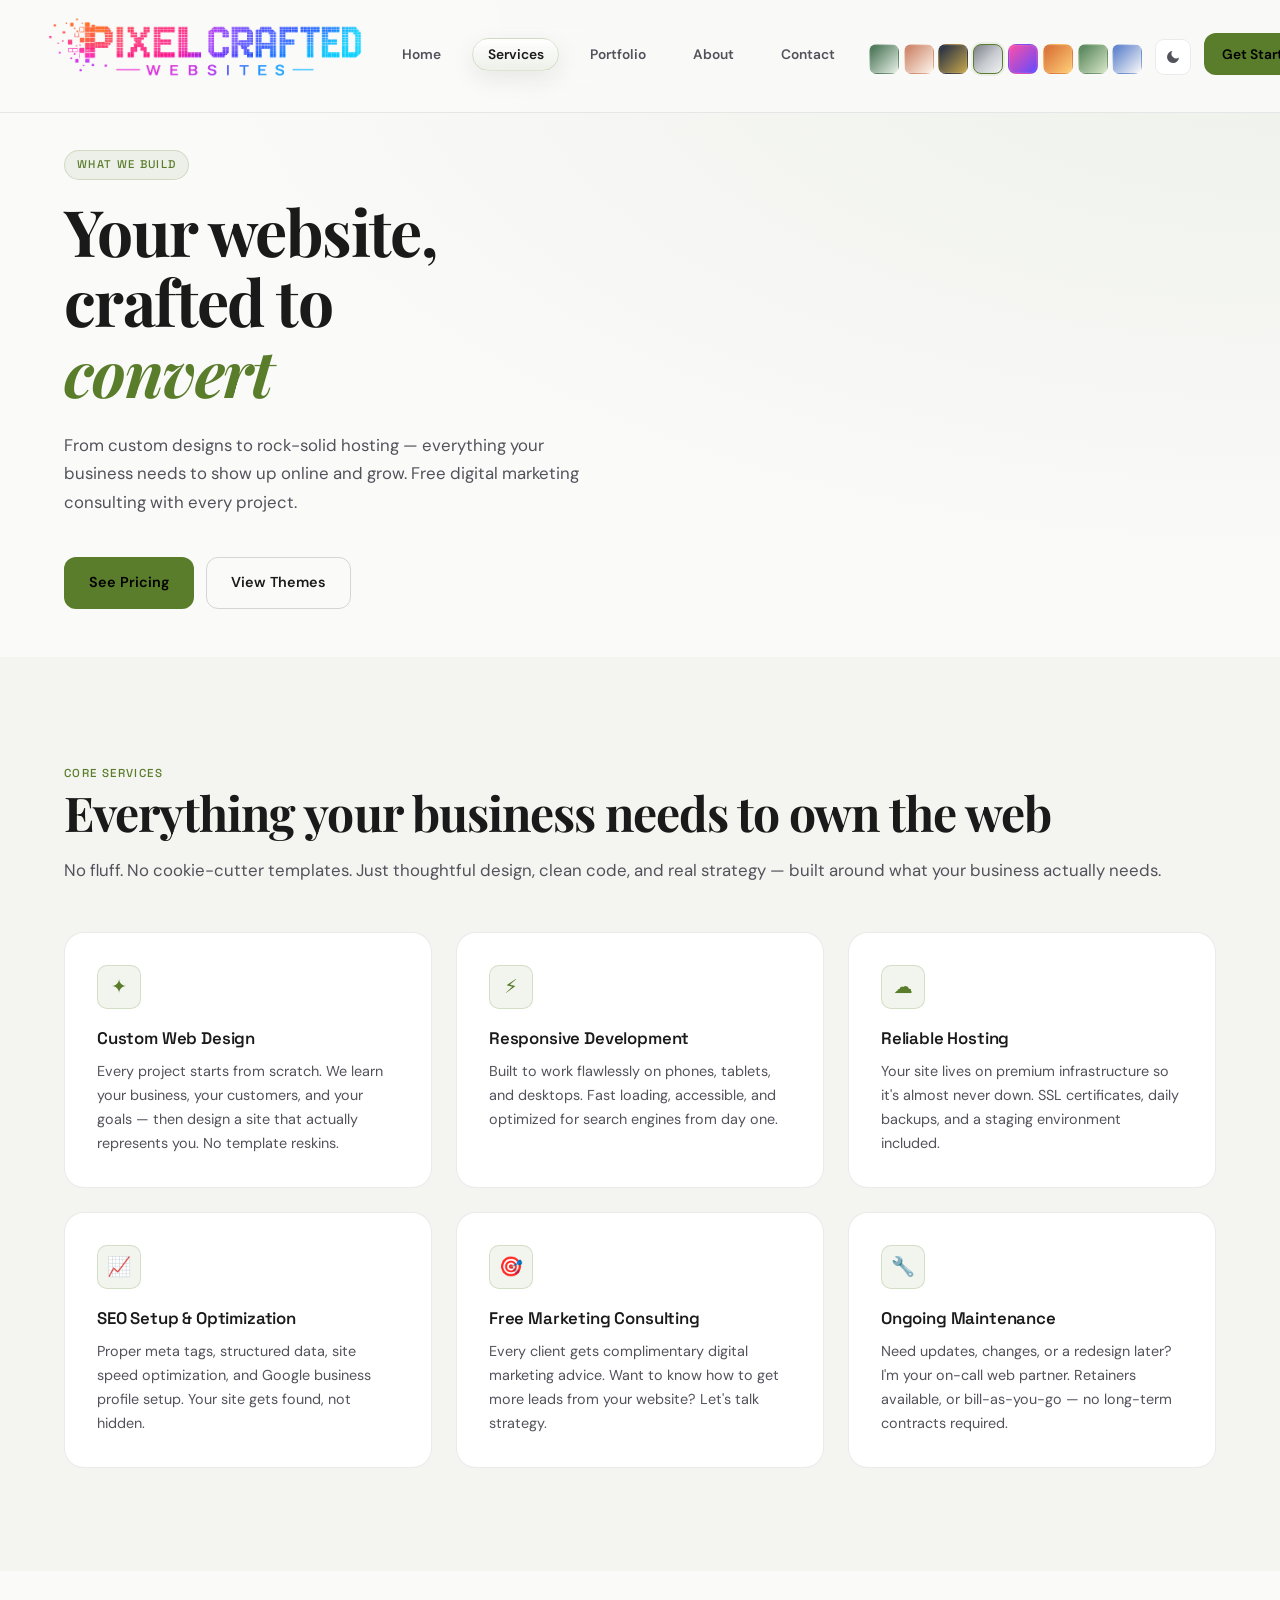
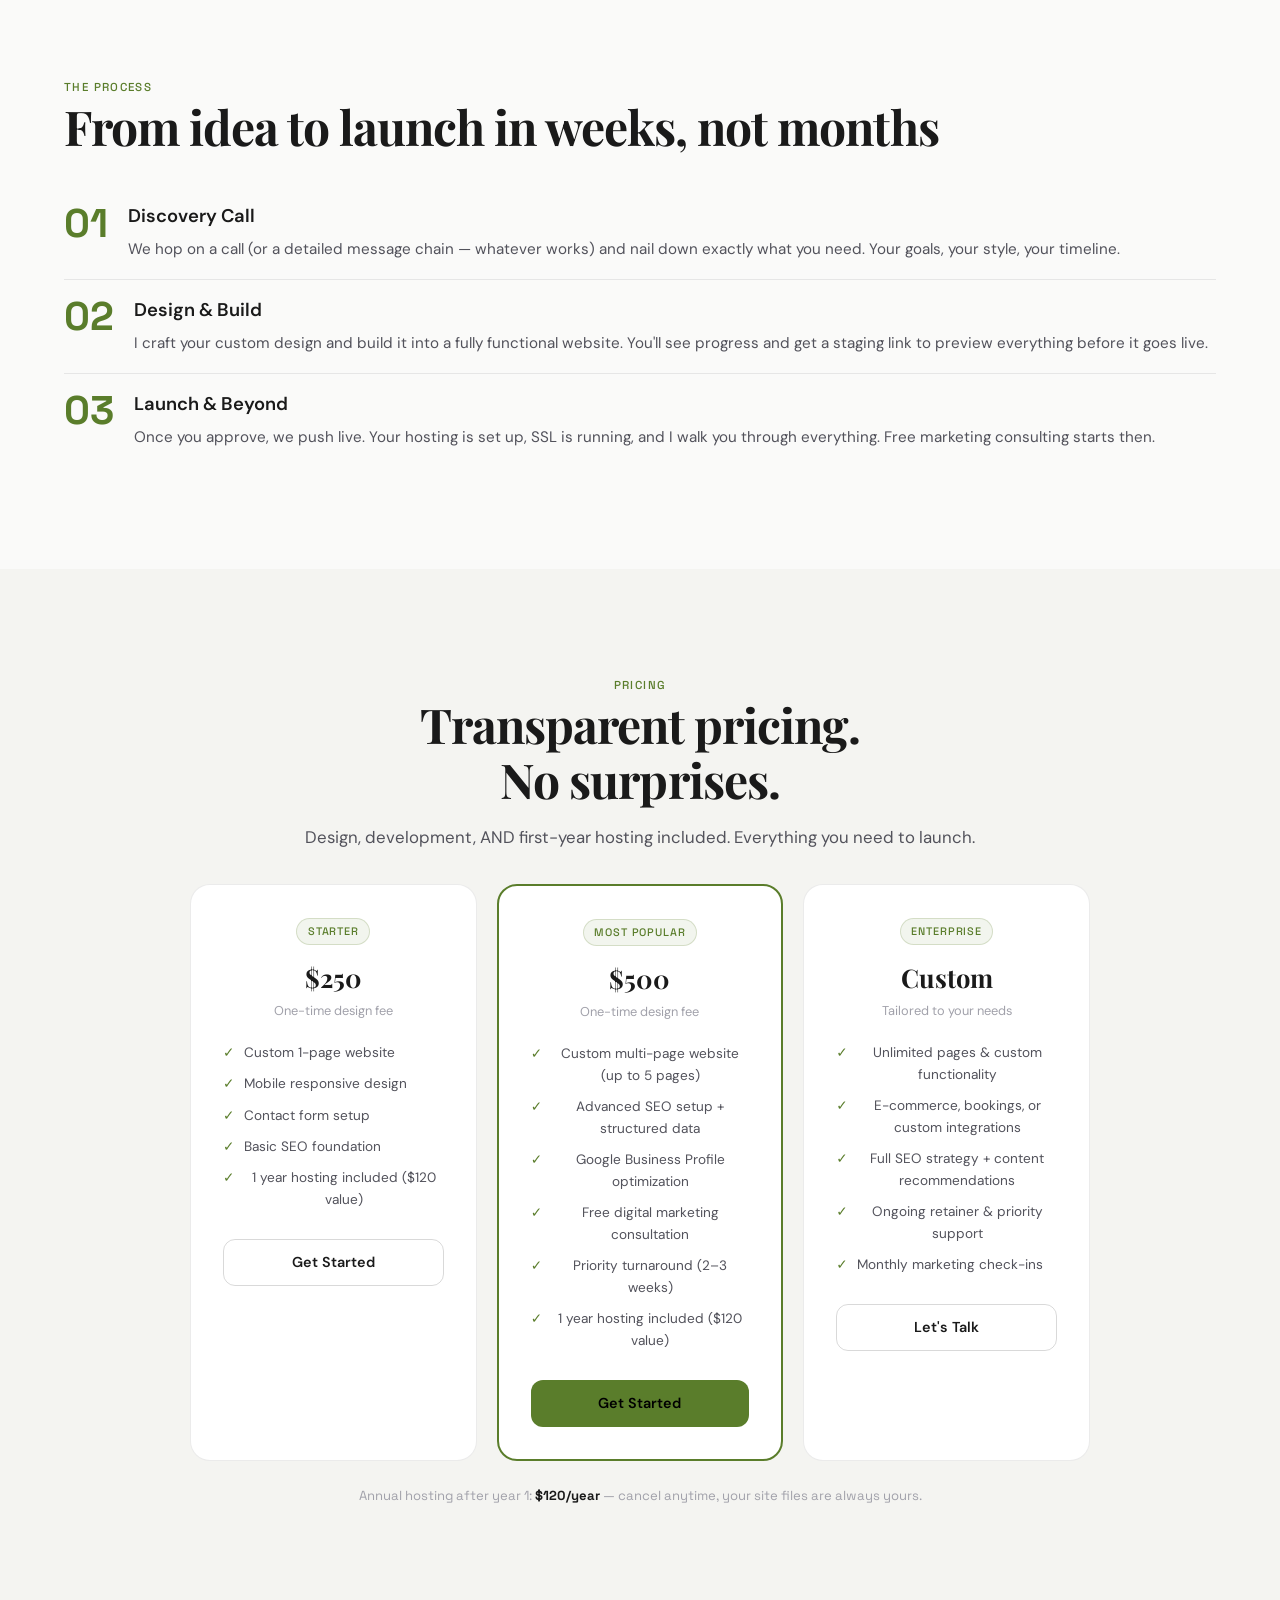
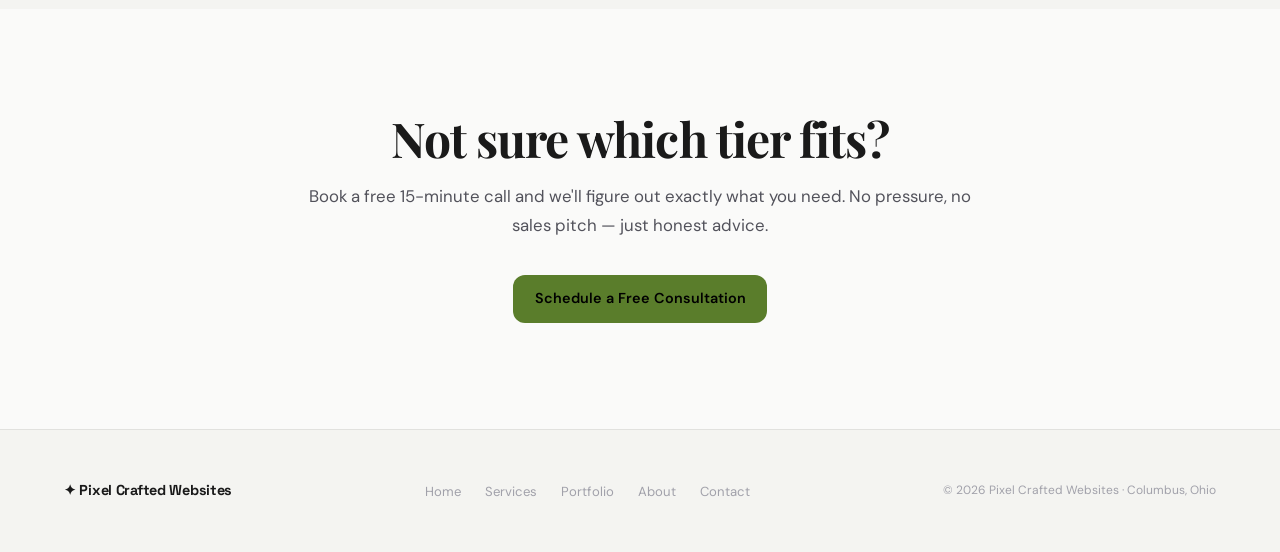
<file: services.html>
<!DOCTYPE html>
<html lang="en" data-theme="light" data-style="default">
<head>
  <meta charset="UTF-8">
  <meta name="viewport" content="width=device-width, initial-scale=1.0">
  <title>Services — Pixel Crafted Websites</title>
  <meta name="description" content="Web design, development, hosting & free digital marketing consulting. Starting at $250 with first year hosting included.">
  <link rel="stylesheet" href="css/styles.css">
  <link rel="icon" type="image/svg+xml" href="images/favicon.svg">
</head>
<body>

  <!-- NAV -->
  <nav class="nav">
    <div class="nav-inner">
      <a href="index.html" class="nav-logo" aria-label="Pixel Crafted Websites">
        <img src="images/logo-horizontal-header.png" alt="Pixel Crafted Websites" class="logo-wordmark">
      </a>
      <ul class="nav-links" id="navLinks">
        <li><a href="index.html">Home</a></li>
        <li><a href="services.html" class="active">Services</a></li>
        <li><a href="portfolio.html">Portfolio</a></li>
        <li><a href="about.html">About</a></li>
        <li><a href="contact.html">Contact</a></li>
      </ul>
      <div class="nav-actions">
        <div class="style-switcher">
          <div class="style-switcher-row">
            <button class="style-btn active" data-style="spa" data-tooltip="Spa / Calm" title="Spa / Calm" aria-label="Spa style" aria-pressed="true"></button>
            <button class="style-btn" data-style="bakery" data-tooltip="Bakery / Warm" title="Bakery / Warm" aria-label="Bakery style" aria-pressed="false"></button>
            <button class="style-btn" data-style="law" data-tooltip="Law / Trust" title="Law / Trust" aria-label="Law style" aria-pressed="false"></button>
            <button class="style-btn" data-style="default" data-tooltip="Neutral / Clean" title="Neutral / Clean" aria-label="Neutral style" aria-pressed="false"></button>
            <button class="style-btn" data-style="dusk" data-tooltip="Dusk / Neon" title="Dusk / Neon" aria-label="Dusk style" aria-pressed="false"></button>
            <button class="style-btn" data-style="ember" data-tooltip="Ember / Sunset" title="Ember / Sunset" aria-label="Ember style" aria-pressed="false"></button>
            <button class="style-btn" data-style="moss" data-tooltip="Moss / Earth" title="Moss / Earth" aria-label="Moss style" aria-pressed="false"></button>
            <button class="style-btn" data-style="paper" data-tooltip="Paper / Editorial" title="Paper / Editorial" aria-label="Paper style" aria-pressed="false"></button>
          </div>
        </div>
        <button class="theme-toggle" id="themeToggle" aria-label="Toggle light/dark mode">
          <svg class="sun" viewBox="0 0 24 24" width="16" height="16" fill="none" stroke="currentColor" stroke-width="2" stroke-linecap="round" stroke-linejoin="round"><circle cx="12" cy="12" r="5"/><line x1="12" y1="1" x2="12" y2="3"/><line x1="12" y1="21" x2="12" y2="23"/><line x1="4.22" y1="4.22" x2="5.64" y2="5.64"/><line x1="18.36" y1="18.36" x2="19.78" y2="19.78"/><line x1="1" y1="12" x2="3" y2="12"/><line x1="21" y1="12" x2="23" y2="12"/><line x1="4.22" y1="19.78" x2="5.64" y2="18.36"/><line x1="18.36" y1="5.64" x2="19.78" y2="4.22"/></svg>
          <svg class="moon" viewBox="0 0 24 24" width="16" height="16" fill="currentColor"><path d="M21 12.79A9 9 0 1 1 11.21 3 7 7 0 0 0 21 12.79z"/></svg>
        </button>
        <a href="contact.html" class="btn btn-primary">Get Started</a>
        <button class="nav-hamburger" id="navHamburger" aria-label="Menu">
          <span></span><span></span><span></span>
        </button>
      </div>
    </div>
  </nav>

  <!-- HERO -->
  <section class="hero" style="min-height: auto; padding-bottom: 3rem;">
    <div class="hero-inner">
      <div class="hero-content">
        <span class="hero-label">What We Build</span>
        <h1>Your website,<br>crafted to<br><em>convert</em></h1>
        <p class="hero-desc">From custom designs to rock-solid hosting — everything your business needs to show up online and grow. Free digital marketing consulting with every project.</p>
        <div class="hero-actions">
          <a href="#packages" class="btn btn-primary">See Pricing</a>
          <a href="portfolio.html" class="btn btn-outline">View Themes</a>
        </div>
      </div>
    </div>
  </section>

  <!-- SERVICE CARDS -->
  <section class="section" style="background: var(--bg-secondary);">
    <div class="section-inner">
      <span class="section-label">Core Services</span>
      <h2 class="section-title">Everything your business needs to own the web</h2>
      <p class="section-desc">No fluff. No cookie-cutter templates. Just thoughtful design, clean code, and real strategy — built around what your business actually needs.</p>

      <div class="grid-3" style="margin-top: 2rem;">
        <div class="card reveal">
          <div class="card-icon">✦</div>
          <h3 class="card-title">Custom Web Design</h3>
          <p class="card-desc">Every project starts from scratch. We learn your business, your customers, and your goals — then design a site that actually represents you. No template reskins.</p>
        </div>
        <div class="card reveal">
          <div class="card-icon">⚡</div>
          <h3 class="card-title">Responsive Development</h3>
          <p class="card-desc">Built to work flawlessly on phones, tablets, and desktops. Fast loading, accessible, and optimized for search engines from day one.</p>
        </div>
        <div class="card reveal">
          <div class="card-icon">☁</div>
          <h3 class="card-title">Reliable Hosting</h3>
          <p class="card-desc">Your site lives on premium infrastructure so it's almost never down. SSL certificates, daily backups, and a staging environment included.</p>
        </div>
        <div class="card reveal">
          <div class="card-icon">📈</div>
          <h3 class="card-title">SEO Setup & Optimization</h3>
          <p class="card-desc">Proper meta tags, structured data, site speed optimization, and Google business profile setup. Your site gets found, not hidden.</p>
        </div>
        <div class="card reveal">
          <div class="card-icon">🎯</div>
          <h3 class="card-title">Free Marketing Consulting</h3>
          <p class="card-desc">Every client gets complimentary digital marketing advice. Want to know how to get more leads from your website? Let's talk strategy.</p>
        </div>
        <div class="card reveal">
          <div class="card-icon">🔧</div>
          <h3 class="card-title">Ongoing Maintenance</h3>
          <p class="card-desc">Need updates, changes, or a redesign later? I'm your on-call web partner. Retainers available, or bill-as-you-go — no long-term contracts required.</p>
        </div>
      </div>
    </div>
  </section>

  <!-- PROCESS -->
  <section class="section">
    <div class="section-inner">
      <span class="section-label">The Process</span>
      <h2 class="section-title">From idea to launch in weeks, not months</h2>

      <div style="margin-top: 2rem; display: flex; flex-direction: column; gap: 0;">
        <div class="process-step">
          <div class="step-num">01</div>
          <div>
            <h3>Discovery Call</h3>
            <p>We hop on a call (or a detailed message chain — whatever works) and nail down exactly what you need. Your goals, your style, your timeline.</p>
          </div>
        </div>
        <div class="divider"></div>
        <div class="process-step">
          <div class="step-num">02</div>
          <div>
            <h3>Design & Build</h3>
            <p>I craft your custom design and build it into a fully functional website. You'll see progress and get a staging link to preview everything before it goes live.</p>
          </div>
        </div>
        <div class="divider"></div>
        <div class="process-step">
          <div class="step-num">03</div>
          <div>
            <h3>Launch & Beyond</h3>
            <p>Once you approve, we push live. Your hosting is set up, SSL is running, and I walk you through everything. Free marketing consulting starts then.</p>
          </div>
        </div>
      </div>
    </div>
  </section>

  <!-- PRICING -->
  <section class="section" id="packages" style="background: var(--bg-secondary);">
    <div class="section-inner" style="text-align: center;">
      <span class="section-label">Pricing</span>
      <h2 class="section-title">Transparent pricing.<br>No surprises.</h2>
      <p class="section-desc" style="margin: 0 auto;">Design, development, AND first-year hosting included. Everything you need to launch.</p>

      <div class="pricing-grid">
        <!-- Starter -->
        <div class="card">
          <span class="tag">Starter</span>
          <h3>$250</h3>
          <p class="price-note">One-time design fee</p>
          <ul>
            <li><span>✓</span> Custom 1-page website</li>
            <li><span>✓</span> Mobile responsive design</li>
            <li><span>✓</span> Contact form setup</li>
            <li><span>✓</span> Basic SEO foundation</li>
            <li><span>✓</span> 1 year hosting included ($120 value)</li>
          </ul>
          <a href="contact.html" class="btn btn-outline">Get Started</a>
        </div>

        <!-- Professional -->
        <div class="card" style="border: 2px solid var(--accent);">
          <span class="tag">Most Popular</span>
          <h3>$500</h3>
          <p class="price-note">One-time design fee</p>
          <ul>
            <li><span>✓</span> Custom multi-page website (up to 5 pages)</li>
            <li><span>✓</span> Advanced SEO setup + structured data</li>
            <li><span>✓</span> Google Business Profile optimization</li>
            <li><span>✓</span> Free digital marketing consultation</li>
            <li><span>✓</span> Priority turnaround (2–3 weeks)</li>
            <li><span>✓</span> 1 year hosting included ($120 value)</li>
          </ul>
          <a href="contact.html" class="btn btn-primary">Get Started</a>
        </div>

        <!-- Enterprise -->
        <div class="card">
          <span class="tag">Enterprise</span>
          <h3>Custom</h3>
          <p class="price-note">Tailored to your needs</p>
          <ul>
            <li><span>✓</span> Unlimited pages & custom functionality</li>
            <li><span>✓</span> E-commerce, bookings, or custom integrations</li>
            <li><span>✓</span> Full SEO strategy + content recommendations</li>
            <li><span>✓</span> Ongoing retainer & priority support</li>
            <li><span>✓</span> Monthly marketing check-ins</li>
          </ul>
          <a href="contact.html" class="btn btn-outline">Let's Talk</a>
        </div>
      </div>

      <p class="pricing-note">Annual hosting after year 1: <strong>$120/year</strong> — cancel anytime, your site files are always yours.</p>
    </div>
  </section>

  <!-- CTA -->
  <section class="section">
    <div class="section-inner cta-section">
      <h2 class="section-title">Not sure which tier fits?</h2>
      <p class="section-desc">Book a free 15-minute call and we'll figure out exactly what you need. No pressure, no sales pitch — just honest advice.</p>
      <a href="contact.html" class="btn btn-primary">Schedule a Free Consultation</a>
    </div>
  </section>

  <!-- FOOTER -->
  <footer class="footer">
    <div class="footer-inner">
      <span class="footer-logo">✦ Pixel Crafted Websites</span>
      <ul class="footer-links">
        <li><a href="index.html">Home</a></li>
        <li><a href="services.html">Services</a></li>
        <li><a href="portfolio.html">Portfolio</a></li>
        <li><a href="about.html">About</a></li>
        <li><a href="contact.html">Contact</a></li>
      </ul>
      <span class="footer-copy">© 2026 Pixel Crafted Websites · Columbus, Ohio</span>
    </div>
  </footer>

  <script src="js/main.js"></script>
</body>
</html>
</file>
<file: css/styles.css>
/* ============================================
   PIXEL CRAFTED WEBSITES — Global Styles
   ============================================ */

@import url('https://fonts.googleapis.com/css2?family=Space+Grotesk:wght@300;400;500;600;700&family=Playfair+Display:ital,wght@0,400;0,700;1,400&family=DM+Sans:wght@300;400;500;600&display=swap');

/* ============================================
   CSS VARIABLES — Architecture:
   data-theme  = light | dark  (color mode)
   data-style  = default | bakery | law | spa | dusk | ember | moss | paper (industry/style variants)
   ============================================ */

/* === BASE / DEFAULT DARK === */
:root,
[data-theme="dark"][data-style="default"] {
  --bg-primary: #0a0a0b;
  --bg-secondary: #111113;
  --bg-card: #18181b;
  --bg-elevated: #222226;
  --text-primary: #f4f4f5;
  --text-secondary: #a1a1aa;
  --text-muted: #71717a;
  --accent: #c9ff47;
  --accent-hover: #b8f235;
  --accent-dim: rgba(201, 255, 71, 0.12);
  --accent-glow: rgba(201, 255, 71, 0.25);
  --border: rgba(255,255,255,0.08);
  --border-strong: rgba(255,255,255,0.15);
  --shadow: 0 4px 24px rgba(0,0,0,0.4);
  --shadow-lg: 0 8px 48px rgba(0,0,0,0.5);
  --accent: #c9ff47;
  --accent-hover: #b8f235;
  --accent-dim: rgba(201, 255, 71, 0.12);
  --accent-glow: rgba(201, 255, 71, 0.25);
  --style-btn-bg: var(--bg-card);
  --nav-bg: rgba(10,10,11,0.88);
  --hero-gradient: radial-gradient(ellipse at top right, rgba(201,255,71,0.06) 0%, transparent 60%);
}

/* === DEFAULT LIGHT === */
[data-theme="light"][data-style="default"] {
  --bg-primary: #fafaf9;
  --bg-secondary: #f4f4f1;
  --bg-card: #ffffff;
  --bg-elevated: #ffffff;
  --text-primary: #1a1a1a;
  --text-secondary: #52525b;
  --text-muted: #a1a1aa;
  --accent: #5a7d2b;
  --accent-hover: #4a6a22;
  --accent-dim: rgba(90, 125, 43, 0.08);
  --accent-glow: rgba(90, 125, 43, 0.2);
  --border: rgba(0,0,0,0.08);
  --border-strong: rgba(0,0,0,0.15);
  --shadow: 0 4px 24px rgba(0,0,0,0.08);
  --shadow-lg: 0 8px 48px rgba(0,0,0,0.12);
  --style-btn-bg: var(--bg-card);
  --nav-bg: rgba(250,250,249,0.9);
  --hero-gradient: radial-gradient(ellipse at top right, rgba(90,125,43,0.08) 0%, transparent 60%);
}

/* === BAKERY DARK === */
[data-theme="dark"][data-style="bakery"] {
  --bg-primary: #1a1210;
  --bg-secondary: #231a16;
  --bg-card: #2d201a;
  --bg-elevated: #3a2a20;
  --text-primary: #f5e6d3;
  --text-secondary: #c4a882;
  --text-muted: #8b7060;
  --accent: #e8917a;
  --accent-hover: #d4806b;
  --accent-dim: rgba(232, 145, 122, 0.12);
  --accent-glow: rgba(232, 145, 122, 0.25);
  --border: rgba(255,255,255,0.06);
  --border-strong: rgba(255,255,255,0.12);
  --shadow: 0 4px 24px rgba(0,0,0,0.5);
  --shadow-lg: 0 8px 48px rgba(0,0,0,0.6);
  --style-btn-bg: var(--bg-card);
  --nav-bg: rgba(26,18,16,0.9);
  --hero-gradient: radial-gradient(ellipse at top right, rgba(232,145,122,0.08) 0%, transparent 60%);
}

/* === BAKERY LIGHT === */
[data-theme="light"][data-style="bakery"] {
  --bg-primary: #fdf6ec;
  --bg-secondary: #f7ead8;
  --bg-card: #ffffff;
  --bg-elevated: #ffffff;
  --text-primary: #3d2b1f;
  --text-secondary: #6b4c35;
  --text-muted: #a0785a;
  --accent: #c97b5d;
  --accent-hover: #b56a4c;
  --accent-dim: rgba(201, 123, 93, 0.1);
  --accent-glow: rgba(201, 123, 93, 0.2);
  --border: rgba(61,43,31,0.1);
  --border-strong: rgba(61,43,31,0.2);
  --shadow: 0 4px 24px rgba(61,43,31,0.1);
  --shadow-lg: 0 8px 48px rgba(61,43,31,0.15);
  --style-btn-bg: var(--bg-card);
  --nav-bg: rgba(253,246,236,0.92);
  --hero-gradient: radial-gradient(ellipse at top right, rgba(201,123,93,0.1) 0%, transparent 60%);
}

/* === LAW DARK === */
[data-theme="dark"][data-style="law"] {
  --bg-primary: #0a1220;
  --bg-secondary: #0f1a2d;
  --bg-card: #16233b;
  --bg-elevated: #213353;
  --text-primary: #e8eef5;
  --text-secondary: #c2d0e8;
  --text-muted: #8fa2c4;
  --accent: #e2c15c;
  --accent-hover: #d2b24d;
  --accent-dim: rgba(201, 168, 76, 0.1);
  --accent-glow: rgba(226, 193, 92, 0.26);
  --border: rgba(255,255,255,0.08);
  --border-strong: rgba(255,255,255,0.16);
  --shadow: 0 4px 24px rgba(0,0,0,0.5);
  --shadow-lg: 0 8px 48px rgba(0,0,0,0.6);
  --style-btn-bg: var(--bg-card);
  --nav-bg: rgba(10,18,32,0.94);
  --hero-gradient: radial-gradient(ellipse at top right, rgba(226,193,92,0.08) 0%, transparent 60%);
}

/* === LAW LIGHT === */
[data-theme="light"][data-style="law"] {
  --bg-primary: #f4f6fa;
  --bg-secondary: #e8edf5;
  --bg-card: #ffffff;
  --bg-elevated: #ffffff;
  --text-primary: #1a2744;
  --text-secondary: #334a7a;
  --text-muted: #5d729e;
  --accent: #1a2744;
  --accent-hover: #0f1929;
  --accent-dim: rgba(26, 39, 68, 0.08);
  --accent-glow: rgba(26, 39, 68, 0.15);
  --border: rgba(26,39,68,0.1);
  --border-strong: rgba(26,39,68,0.2);
  --shadow: 0 4px 24px rgba(26,39,68,0.08);
  --shadow-lg: 0 8px 48px rgba(26,39,68,0.12);
  --style-btn-bg: var(--bg-card);
  --nav-bg: rgba(244,246,250,0.92);
  --hero-gradient: radial-gradient(ellipse at top right, rgba(26,39,68,0.06) 0%, transparent 60%);
}

/* === SPA DARK === */
[data-theme="dark"][data-style="spa"] {
  --bg-primary: #0d1510;
  --bg-secondary: #121e15;
  --bg-card: #182a1c;
  --bg-elevated: #203624;
  --text-primary: #e8f0e8;
  --text-secondary: #8aaa8e;
  --text-muted: #5e7a60;
  --accent: #7ab89a;
  --accent-hover: #6aa88a;
  --accent-dim: rgba(122, 184, 154, 0.12);
  --accent-glow: rgba(122, 184, 154, 0.22);
  --border: rgba(255,255,255,0.06);
  --border-strong: rgba(255,255,255,0.1);
  --shadow: 0 4px 24px rgba(0,0,0,0.5);
  --shadow-lg: 0 8px 48px rgba(0,0,0,0.6);
  --style-btn-bg: var(--bg-card);
  --nav-bg: rgba(13,21,16,0.9);
  --hero-gradient: radial-gradient(ellipse at top right, rgba(122,184,154,0.07) 0%, transparent 60%);
}

/* === SPA LIGHT === */
[data-theme="light"][data-style="spa"] {
  --bg-primary: #f4f8f3;
  --bg-secondary: #e8f0e8;
  --bg-card: #ffffff;
  --bg-elevated: #ffffff;
  --text-primary: #2d3d2d;
  --text-secondary: #4a6350;
  --text-muted: #7a9a7e;
  --accent: #3d6b4a;
  --accent-hover: #2e5538;
  --accent-dim: rgba(61,107,74,0.08);
  --accent-glow: rgba(61,107,74,0.18);
  --border: rgba(61,107,74,0.1);
  --border-strong: rgba(61,107,74,0.2);
  --shadow: 0 4px 24px rgba(61,107,74,0.08);
  --shadow-lg: 0 8px 48px rgba(61,107,74,0.12);
  --style-btn-bg: var(--bg-card);
  --nav-bg: rgba(244,248,243,0.92);
  --hero-gradient: radial-gradient(ellipse at top right, rgba(61,107,74,0.06) 0%, transparent 60%);
}

/* === DUSK DARK === */
[data-theme="dark"][data-style="dusk"] {
  --bg-primary: #090811;
  --bg-secondary: #121225;
  --bg-card: #1a1832;
  --bg-elevated: #25224a;
  --text-primary: #f4f1ff;
  --text-secondary: #c9c2ff;
  --text-muted: #8f87c7;
  --accent: #ff4fa6;
  --accent-hover: #e53c95;
  --accent-dim: rgba(255, 79, 166, 0.12);
  --accent-glow: rgba(255, 79, 166, 0.24);
  --border: rgba(255,255,255,0.08);
  --border-strong: rgba(255,255,255,0.16);
  --shadow: 0 4px 24px rgba(0,0,0,0.5);
  --shadow-lg: 0 8px 48px rgba(0,0,0,0.62);
  --style-btn-bg: var(--bg-card);
  --nav-bg: rgba(9,8,17,0.92);
  --hero-gradient: radial-gradient(ellipse at top right, rgba(255,79,166,0.1) 0%, transparent 60%);
}

/* === DUSK LIGHT === */
[data-theme="light"][data-style="dusk"] {
  --bg-primary: #fbf8ff;
  --bg-secondary: #f0ebff;
  --bg-card: #ffffff;
  --bg-elevated: #ffffff;
  --text-primary: #22183d;
  --text-secondary: #5a4f86;
  --text-muted: #8c7fb3;
  --accent: #ff4fa6;
  --accent-hover: #e53c95;
  --accent-dim: rgba(255, 79, 166, 0.09);
  --accent-glow: rgba(255, 79, 166, 0.18);
  --border: rgba(34,24,61,0.08);
  --border-strong: rgba(34,24,61,0.16);
  --shadow: 0 4px 24px rgba(34,24,61,0.08);
  --shadow-lg: 0 8px 48px rgba(34,24,61,0.12);
  --style-btn-bg: var(--bg-card);
  --nav-bg: rgba(251,248,255,0.93);
  --hero-gradient: radial-gradient(ellipse at top right, rgba(255,79,166,0.09) 0%, transparent 60%);
}

/* === EMBER DARK === */
[data-theme="dark"][data-style="ember"] {
  --bg-primary: #110f10;
  --bg-secondary: #1c1716;
  --bg-card: #2a1f1c;
  --bg-elevated: #392824;
  --text-primary: #fff5ef;
  --text-secondary: #e3b39e;
  --text-muted: #b17d67;
  --accent: #ff9d5c;
  --accent-hover: #f08a46;
  --accent-dim: rgba(255, 157, 92, 0.12);
  --accent-glow: rgba(255, 157, 92, 0.24);
  --border: rgba(255,255,255,0.06);
  --border-strong: rgba(255,255,255,0.12);
  --shadow: 0 4px 24px rgba(0,0,0,0.55);
  --shadow-lg: 0 8px 48px rgba(0,0,0,0.65);
  --style-btn-bg: var(--bg-card);
  --nav-bg: rgba(17,15,16,0.92);
  --hero-gradient: radial-gradient(ellipse at top right, rgba(255,157,92,0.08) 0%, transparent 60%);
}

/* === EMBER LIGHT === */
[data-theme="light"][data-style="ember"] {
  --bg-primary: #fff8f2;
  --bg-secondary: #f6e5d7;
  --bg-card: #ffffff;
  --bg-elevated: #ffffff;
  --text-primary: #362218;
  --text-secondary: #6f4531;
  --text-muted: #a36b50;
  --accent: #d66a33;
  --accent-hover: #c95a24;
  --accent-dim: rgba(214, 106, 51, 0.1);
  --accent-glow: rgba(214, 106, 51, 0.2);
  --border: rgba(54,34,24,0.1);
  --border-strong: rgba(54,34,24,0.18);
  --shadow: 0 4px 24px rgba(54,34,24,0.09);
  --shadow-lg: 0 8px 48px rgba(54,34,24,0.14);
  --style-btn-bg: var(--bg-card);
  --nav-bg: rgba(255,248,242,0.94);
  --hero-gradient: radial-gradient(ellipse at top right, rgba(214,106,51,0.08) 0%, transparent 60%);
}

/* === MOSS DARK === */
[data-theme="dark"][data-style="moss"] {
  --bg-primary: #0d120e;
  --bg-secondary: #131b15;
  --bg-card: #1b261d;
  --bg-elevated: #223029;
  --text-primary: #f1f7ef;
  --text-secondary: #b7d0bc;
  --text-muted: #85a18a;
  --accent: #8fcc7a;
  --accent-hover: #7dbb67;
  --accent-dim: rgba(143, 204, 122, 0.12);
  --accent-glow: rgba(143, 204, 122, 0.24);
  --border: rgba(255,255,255,0.06);
  --border-strong: rgba(255,255,255,0.12);
  --shadow: 0 4px 24px rgba(0,0,0,0.5);
  --shadow-lg: 0 8px 48px rgba(0,0,0,0.62);
  --style-btn-bg: var(--bg-card);
  --nav-bg: rgba(13,18,14,0.92);
  --hero-gradient: radial-gradient(ellipse at top right, rgba(143,204,122,0.08) 0%, transparent 60%);
}

/* === MOSS LIGHT === */
[data-theme="light"][data-style="moss"] {
  --bg-primary: #f4f8f1;
  --bg-secondary: #e2ecda;
  --bg-card: #ffffff;
  --bg-elevated: #ffffff;
  --text-primary: #243322;
  --text-secondary: #516851;
  --text-muted: #7d927d;
  --accent: #4d7e52;
  --accent-hover: #3f6f45;
  --accent-dim: rgba(77,126,82,0.09);
  --accent-glow: rgba(77,126,82,0.18);
  --border: rgba(36,51,34,0.1);
  --border-strong: rgba(36,51,34,0.18);
  --shadow: 0 4px 24px rgba(36,51,34,0.08);
  --shadow-lg: 0 8px 48px rgba(36,51,34,0.12);
  --style-btn-bg: var(--bg-card);
  --nav-bg: rgba(244,248,241,0.94);
  --hero-gradient: radial-gradient(ellipse at top right, rgba(77,126,82,0.08) 0%, transparent 60%);
}

/* === PAPER DARK === */
[data-theme="dark"][data-style="paper"] {
  --bg-primary: #0c0d10;
  --bg-secondary: #14161a;
  --bg-card: #1b1e24;
  --bg-elevated: #242933;
  --text-primary: #f6f7fb;
  --text-secondary: #c7cfdd;
  --text-muted: #8c96aa;
  --accent: #8fb6ff;
  --accent-hover: #739ef2;
  --accent-dim: rgba(143, 182, 255, 0.12);
  --accent-glow: rgba(143, 182, 255, 0.24);
  --border: rgba(255,255,255,0.06);
  --border-strong: rgba(255,255,255,0.12);
  --shadow: 0 4px 24px rgba(0,0,0,0.52);
  --shadow-lg: 0 8px 48px rgba(0,0,0,0.64);
  --style-btn-bg: var(--bg-card);
  --nav-bg: rgba(12,13,16,0.92);
  --hero-gradient: radial-gradient(ellipse at top right, rgba(143,182,255,0.08) 0%, transparent 60%);
}

/* === PAPER LIGHT === */
[data-theme="light"][data-style="paper"] {
  --bg-primary: #fbfaf7;
  --bg-secondary: #f1ece4;
  --bg-card: #ffffff;
  --bg-elevated: #ffffff;
  --text-primary: #23252b;
  --text-secondary: #58606e;
  --text-muted: #8a8f9c;
  --accent: #5078c9;
  --accent-hover: #3f67b1;
  --accent-dim: rgba(80,120,201,0.08);
  --accent-glow: rgba(80,120,201,0.18);
  --border: rgba(35,37,43,0.09);
  --border-strong: rgba(35,37,43,0.16);
  --shadow: 0 4px 24px rgba(35,37,43,0.08);
  --shadow-lg: 0 8px 48px rgba(35,37,43,0.12);
  --style-btn-bg: var(--bg-card);
  --nav-bg: rgba(251,250,247,0.94);
  --hero-gradient: radial-gradient(ellipse at top right, rgba(80,120,201,0.08) 0%, transparent 60%);
}

/* === SHARED TOKENS === */
:root {
  --radius: 12px;
  --radius-lg: 20px;
  --radius-xl: 32px;
  --font-display: 'Playfair Display', Georgia, serif;
  --font-body: 'DM Sans', system-ui, sans-serif;
  --font-mono: 'Space Grotesk', monospace;
  --nav-height: 64px;
  --transition: 0.3s cubic-bezier(0.4, 0, 0.2, 1);
}

/* --- Reset & Base --- */
*, *::before, *::after { box-sizing: border-box; margin: 0; padding: 0; }

html {
  scroll-behavior: smooth;
  -webkit-font-smoothing: antialiased;
}

body {
  font-family: var(--font-body);
  background: var(--bg-primary);
  color: var(--text-primary);
  line-height: 1.6;
  overflow-x: hidden;
  transition: background var(--transition), color var(--transition);
  -webkit-text-size-adjust: 100%;
}

a { color: inherit; text-decoration: none; }
img { max-width: 100%; display: block; }
button { cursor: pointer; border: none; background: none; font: inherit; }

/* --- Scrollbar --- */
::-webkit-scrollbar { width: 6px; }
::-webkit-scrollbar-track { background: var(--bg-primary); }
::-webkit-scrollbar-thumb { background: var(--border-strong); border-radius: 3px; }

/* ============================================
   NAVIGATION — Mobile-first
   ============================================ */
.nav {
  position: fixed;
  top: 0; left: 0; right: 0;
  min-height: var(--nav-height);
  height: auto;
  z-index: 1000;
  display: flex;
  align-items: center;
  padding: 0.65rem 1rem 0.8rem;
  background: var(--nav-bg);
  backdrop-filter: blur(20px);
  -webkit-backdrop-filter: blur(20px);
  border-bottom: 1px solid var(--border);
  transition: background var(--transition);
}

.nav-inner {
  max-width: 1280px;
  width: 100%;
  margin: 0 auto;
  display: flex;
  align-items: center;
  justify-content: space-between;
  gap: 0.5rem;
}

.nav-logo {
  font-family: var(--font-mono);
  font-size: 0.9rem;
  font-weight: 700;
  letter-spacing: -0.02em;
  color: var(--text-primary);
  display: flex;
  align-items: center;
  gap: 0.55rem;
  white-space: nowrap;
  flex-shrink: 0;
}

.nav-logo .logo-wordmark {
  width: clamp(320px, 25vw, 460px);
  max-height: 110px;
  object-fit: contain;
  height: auto;
  display: block;
}

.nav-links {
  display: none;
  flex-direction: column;
  position: fixed;
  top: var(--nav-height);
  left: 0; right: 0;
  background: var(--bg-primary);
  border-bottom: 1px solid var(--border);
  padding: 0.75rem;
  gap: 0.15rem;
  list-style: none;
}

.nav-links.open { display: flex; }

.nav-links a {
  font-family: var(--font-body);
  font-size: 1rem;
  font-weight: 600;
  color: var(--text-secondary);
  padding: 0.75rem 1.05rem;
  border-radius: 999px;
  border: 1px solid transparent;
  transition: transform var(--transition), color var(--transition), background var(--transition), border-color var(--transition), box-shadow var(--transition);
  position: relative;
  overflow: hidden;
}

.nav-links a:hover,
.nav-links a.active {
  color: var(--text-primary);
  background: linear-gradient(180deg, var(--bg-elevated), var(--accent-dim));
  border-color: var(--accent-glow);
  box-shadow: 0 8px 24px rgba(0,0,0,0.08);
  transform: translateY(-1px);
}

.nav-actions {
  display: flex;
  align-items: center;
  gap: 0.4rem;
  flex-shrink: 0;
}

/* === STYLE SWITCHER === */
.style-switcher {
  display: none;
  flex-direction: row;
  align-items: center;
  gap: 0.55rem;
  padding: 0.1rem 0;
  background: transparent;
}

.style-switcher-row {
  display: flex;
  align-items: center;
  gap: 0.3rem;
  flex-wrap: nowrap;
}

.style-btn {
  width: 30px;
  height: 30px;
  border-radius: 8px;
  border: 1.5px solid transparent;
  display: flex;
  align-items: center;
  justify-content: center;
  transition: transform var(--transition), box-shadow var(--transition), border-color var(--transition), outline-color var(--transition);
  position: relative;
  cursor: pointer;
  box-shadow: inset 0 0 0 1px rgba(255,255,255,0.08);
}

.style-btn:hover { transform: scale(1.1); }

.style-btn::after {
  content: attr(data-tooltip);
  position: absolute;
  top: calc(100% + 8px);
  left: 50%;
  transform: translateX(-50%) translateY(-2px);
  opacity: 0;
  pointer-events: none;
  white-space: nowrap;
  background: var(--bg-elevated);
  color: var(--text-primary);
  border: 1px solid var(--border);
  border-radius: 999px;
  padding: 0.3rem 0.55rem;
  font-family: var(--font-mono);
  font-size: 0.6rem;
  font-weight: 700;
  letter-spacing: 0.03em;
  box-shadow: var(--shadow);
  transition: opacity var(--transition), transform var(--transition);
  z-index: 10;
}

.style-btn:hover::after {
  opacity: 1;
  transform: translateX(-50%) translateY(0);
}

.style-btn.active {
  border-color: var(--accent);
  box-shadow: 0 0 0 2px var(--accent-dim);
}

.style-btn[data-style="default"] {
  background: linear-gradient(135deg, #7b8087 0%, #c7cbd0 52%, #f1f2f4 100%);
  border-color: rgba(255,255,255,0.18);
}

.style-btn[data-style="bakery"] {
  background: linear-gradient(135deg, #c97b5d, #fdf6ec);
}

.style-btn[data-style="law"] {
  background: linear-gradient(135deg, #1a2744, #c9a84c);
}

.style-btn[data-style="spa"] {
  background: linear-gradient(135deg, #3d6b4a, #e8f0e8);
}

.style-btn[data-style="dusk"] {
  background: linear-gradient(135deg, #ff4fa6, #5f4bff);
}

.style-btn[data-style="ember"] {
  background: linear-gradient(135deg, #d66a33, #ffcf77);
}

.style-btn[data-style="moss"] {
  background: linear-gradient(135deg, #4d7e52, #d8e7c8);
}

.style-btn[data-style="paper"] {
  background: linear-gradient(135deg, #5078c9, #fbfaf7);
}

.style-label {
  font-family: var(--font-mono);
  font-size: 0.62rem;
  font-weight: 700;
  letter-spacing: 0.03em;
  color: var(--text-muted);
  background: linear-gradient(180deg, rgba(255,255,255,0.03), rgba(255,255,255,0.01));
  border: 1px solid transparent;
  padding: 0.32rem 0.62rem 0.32rem 1rem;
  border-radius: 999px;
  white-space: nowrap;
  position: relative;
  transition: color var(--transition), background var(--transition), border-color var(--transition), transform var(--transition), box-shadow var(--transition);
  box-shadow: inset 0 0 0 1px rgba(255,255,255,0.04);
}

.style-label::before {
  content: '';
  width: 0.45rem;
  height: 0.45rem;
  border-radius: 999px;
  position: absolute;
  left: 0.52rem;
  top: 50%;
  transform: translateY(-50%);
  background: currentColor;
  opacity: 0.85;
}

.style-label:hover {
  color: var(--text-primary);
  background: var(--accent-dim);
  border-color: var(--accent-glow);
  transform: translateY(-1px);
  box-shadow: 0 8px 18px rgba(0,0,0,0.1);
}

.style-btn.active,
.style-label.active {
  border-color: var(--accent);
  box-shadow: 0 0 0 2px var(--accent-dim);
}

.style-label.active {
  color: var(--text-primary);
  background: linear-gradient(180deg, var(--bg-elevated), var(--accent-dim));
}

.style-label[data-style="default"] { color: #b2b7be; }
.style-label[data-style="spa"] { color: #7ab89a; }
.style-label[data-style="bakery"] { color: #e8917a; }
.style-label[data-style="law"] { color: #d8c06f; }
.style-label[data-style="dusk"] { color: #ff7db4; }
.style-label[data-style="ember"] { color: #ff9d5c; }
.style-label[data-style="moss"] { color: #91b88a; }
.style-label[data-style="paper"] { color: #88aef2; }

.style-label[data-style="default"]::before {
  background: #b2b7be;
}

/* === THEME TOGGLE === */
.theme-toggle {
  width: 36px;
  height: 36px;
  border-radius: 9px;
  display: flex;
  align-items: center;
  justify-content: center;
  background: var(--style-btn-bg);
  border: 1px solid var(--border);
  color: var(--text-secondary);
  transition: all var(--transition);
  flex-shrink: 0;
}

.theme-toggle:hover {
  background: var(--accent-dim);
  color: var(--accent);
  border-color: var(--accent);
}

.theme-toggle svg { width: 16px; height: 16px; flex-shrink: 0; }
.theme-toggle .moon { display: none; }
[data-theme="light"] .theme-toggle .sun { display: none; }
[data-theme="light"] .theme-toggle .moon { display: block; }

/* === GET STARTED BUTTON === */
.nav .btn-primary {
  padding: 0.5rem 0.9rem;
  font-size: 0.82rem;
  white-space: nowrap;
}

/* === HAMBURGER === */
.nav-hamburger {
  display: flex;
  flex-direction: column;
  justify-content: center;
  gap: 5px;
  width: 36px;
  height: 36px;
  padding: 6px;
  border-radius: 9px;
  background: var(--style-btn-bg);
  border: 1px solid var(--border);
  transition: all var(--transition);
}

.nav-hamburger:hover { background: var(--accent-dim); }

.nav-hamburger span {
  display: block;
  width: 100%;
  height: 2px;
  background: var(--text-primary);
  border-radius: 2px;
  transition: all var(--transition);
}

@media (max-width: 768px) {
  .nav {
    padding: 0.55rem 0.75rem 0.65rem;
  }

  .nav-inner {
    display: grid;
    grid-template-columns: minmax(0, 1fr) auto;
    align-items: center;
    gap: 0.5rem;
  }

  .nav-logo {
    min-width: 0;
  }

  .nav-logo .logo-wordmark {
    width: min(68vw, 250px);
    max-height: 76px;
  }

  .nav-actions {
    gap: 0.35rem;
  }

  .style-switcher,
  .nav .btn-primary {
    display: none;
  }

  .theme-toggle,
  .nav-hamburger {
    width: 34px;
    height: 34px;
  }
}

/* Desktop nav */
@media (min-width: 769px) {
  :root {
    --nav-height: 86px;
  }

  .nav {
    padding: 0.75rem clamp(1.5rem, 5vw, 3rem) 0.95rem;
    align-items: center;
  }

  .nav-inner {
    gap: 1.15rem;
    align-items: center;
    flex-wrap: nowrap;
  }

  .nav-links {
    display: flex;
    flex-direction: row;
    position: static;
    background: transparent;
    border: none;
    padding: 0;
    gap: 0.95rem;
  }

  .nav-links a {
    font-size: 0.86rem;
    padding: 0.4rem 0.92rem;
  }

  .nav-hamburger { display: none; }

  .nav-actions {
    flex-wrap: wrap;
    align-items: flex-end;
    justify-content: flex-end;
    gap: 0.8rem;
    margin-top: 0;
  }

  .style-switcher {
    display: flex;
    flex: 0 0 auto;
    gap: 0.4rem;
  }

  .style-btn { width: 30px; height: 30px; }

  .nav .btn-primary {
    padding: 0.58rem 1.1rem;
    font-size: 0.86rem;
  }
}

@media (min-width: 769px) and (max-width: 1180px) {
  .nav {
    padding-bottom: 1rem;
  }

  .nav-inner {
    flex-wrap: wrap;
    justify-content: center;
    row-gap: 0.8rem;
  }

  .nav-links {
    order: 3;
    width: 100%;
    justify-content: center;
  }

  .nav-actions {
    order: 2;
    width: 100%;
    justify-content: center;
  }

  .style-switcher {
    display: flex;
  }

  .style-switcher-row {
    display: grid;
    grid-template-columns: repeat(8, 30px);
    gap: 0.35rem;
  }
}

@media (min-width: 769px) and (max-width: 920px) {
  .nav-logo .logo-wordmark {
    width: clamp(300px, 38vw, 380px);
  }

  .nav-actions {
    gap: 0.55rem;
  }
}

/* ============================================
   HERO — Mobile-first
   ============================================ */
.hero {
  min-height: 100svh;
  display: flex;
  align-items: center;
  padding: calc(var(--nav-height) + 2rem) 1.25rem 3rem;
  position: relative;
}

.hero::before {
  content: '';
  position: absolute;
  inset: 0;
  background: var(--hero-gradient);
  pointer-events: none;
}

.hero-inner {
  max-width: 1280px;
  width: 100%;
  margin: 0 auto;
  display: flex;
  flex-direction: column;
  gap: 2rem;
  position: relative;
}

.hero-visual {
  display: none;
}

.hero-content { width: 100%; }

.hero-label {
  font-family: var(--font-mono);
  font-size: 0.7rem;
  font-weight: 500;
  letter-spacing: 0.12em;
  text-transform: uppercase;
  color: var(--accent);
  background: var(--accent-dim);
  border: 1px solid var(--accent-glow);
  padding: 0.3rem 0.75rem;
  border-radius: 100px;
  display: inline-block;
  margin-bottom: 1rem;
  transition: all var(--transition);
}

.hero h1 {
  font-family: var(--font-display);
  font-size: clamp(1.9rem, 8vw, 3.2rem);
  font-weight: 700;
  line-height: 1.1;
  letter-spacing: -0.025em;
  margin-bottom: 1rem;
}

.hero h1 em {
  font-style: italic;
  color: var(--accent);
  transition: color var(--transition);
}

.hero-desc {
  font-size: 0.95rem;
  color: var(--text-secondary);
  line-height: 1.7;
  margin-bottom: 1.75rem;
}

.hero-actions {
  display: flex;
  flex-direction: column;
  gap: 0.75rem;
}

.hero-actions .btn {
  width: 100%;
  justify-content: center;
  padding: 0.85rem 1.5rem;
  font-size: 0.9rem;
}

.hero-stats {
  display: flex;
  gap: 1.5rem;
  flex-wrap: wrap;
  margin-top: 1.5rem;
}

.hero-stats > div p:first-child {
  font-family: var(--font-mono);
  font-size: 1.4rem;
  font-weight: 700;
  color: var(--accent);
}

.hero-stats > div p:last-child {
  font-size: 0.75rem;
  color: var(--text-muted);
}

@media (min-width: 480px) {
  .hero-actions { flex-direction: row; }
  .hero-actions .btn { width: auto; }
}

@media (min-width: 769px) {
  .hero {
    padding: calc(var(--nav-height) + 4rem) clamp(1.5rem, 5vw, 4rem) 4rem;
  }

  .hero-inner {
    display: grid;
    grid-template-columns: 1fr 1fr;
    gap: 3rem;
    align-items: center;
  }

  .hero-visual {
    display: block;
    position: relative;
    border-radius: var(--radius-xl);
    overflow: hidden;
    aspect-ratio: 4/3;
    border: 1px solid var(--border);
  }

  .hero-visual img { width: 100%; height: 100%; object-fit: cover; }

  .hero h1 {
    font-size: clamp(2.5rem, 5vw, 4.5rem);
    margin-bottom: 1.5rem;
  }

  .hero-desc { font-size: 1.05rem; margin-bottom: 2.5rem; }

  .hero-actions { flex-direction: row; }
  .hero-actions .btn { width: auto; }

  .hero-stats { gap: 2.5rem; }
}

/* ============================================
   SECTIONS — Mobile-first
   ============================================ */
.section {
  padding: clamp(3rem, 8vw, 6rem) 1.25rem;
}

.section-inner {
  max-width: 1280px;
  margin: 0 auto;
}

.section-label {
  font-family: var(--font-mono);
  font-size: 0.72rem;
  font-weight: 500;
  letter-spacing: 0.12em;
  text-transform: uppercase;
  color: var(--accent);
  margin-bottom: 0.75rem;
  transition: color var(--transition);
}

.section-title {
  font-family: var(--font-display);
  font-size: clamp(1.6rem, 5vw, 3rem);
  font-weight: 700;
  line-height: 1.15;
  letter-spacing: -0.02em;
  margin-bottom: 1rem;
}

.section-desc {
  font-size: 0.95rem;
  color: var(--text-secondary);
  line-height: 1.7;
  margin-bottom: 2rem;
}

@media (min-width: 769px) {
  .section { padding: clamp(4rem, 8vw, 8rem) clamp(1.5rem, 5vw, 4rem); }
  .section-desc { font-size: 1.05rem; margin-bottom: 3rem; }
}

/* ============================================
   GRIDS — Mobile-first
   ============================================ */
.grid-3 {
  display: grid;
  grid-template-columns: 1fr;
  gap: 1rem;
}

.grid-2 {
  display: grid;
  grid-template-columns: 1fr;
  gap: 1.5rem;
}

@media (min-width: 540px) {
  .grid-3 { grid-template-columns: 1fr 1fr; }
  .grid-2 { grid-template-columns: 1fr 1fr; }
}

@media (min-width: 900px) {
  .grid-3 { grid-template-columns: repeat(3, 1fr); gap: 1.5rem; }
  .grid-2 { grid-template-columns: repeat(2, 1fr); gap: 2rem; }
}

/* ============================================
   CARDS
   ============================================ */
.card {
  background: var(--bg-card);
  border: 1px solid var(--border);
  border-radius: var(--radius-lg);
  padding: 1.5rem;
  transition: all var(--transition);
  position: relative;
  overflow: hidden;
}

.card::before {
  content: '';
  position: absolute;
  top: 0; left: 0; right: 0;
  height: 1px;
  background: linear-gradient(90deg, transparent, var(--accent-glow), transparent);
  opacity: 0;
  transition: opacity var(--transition);
}

.card:hover {
  border-color: var(--border-strong);
  transform: translateY(-3px);
  box-shadow: var(--shadow-lg);
}

.card:hover::before { opacity: 1; }

.card-icon {
  width: 44px;
  height: 44px;
  background: var(--accent-dim);
  border: 1px solid var(--accent-glow);
  border-radius: 10px;
  display: flex;
  align-items: center;
  justify-content: center;
  font-size: 1.2rem;
  margin-bottom: 1rem;
  color: var(--accent);
  transition: all var(--transition);
}

.card-title {
  font-family: var(--font-mono);
  font-size: 0.95rem;
  font-weight: 600;
  margin-bottom: 0.5rem;
  letter-spacing: -0.01em;
}

.card-desc {
  font-size: 0.85rem;
  color: var(--text-secondary);
  line-height: 1.65;
}

@media (min-width: 769px) {
  .card { padding: 2rem; }
  .card-title { font-size: 1.05rem; }
  .card-desc { font-size: 0.9rem; }
}

/* ============================================
   BUTTONS
   ============================================ */
.btn {
  display: inline-flex;
  align-items: center;
  justify-content: center;
  gap: 0.5rem;
  padding: 0.7rem 1.3rem;
  border-radius: var(--radius);
  font-family: var(--font-body);
  font-size: 0.9rem;
  font-weight: 600;
  transition: all var(--transition);
  cursor: pointer;
  white-space: nowrap;
}

.btn-primary {
  background: var(--accent);
  color: #000;
  border: 1px solid transparent;
}

.btn-primary:hover {
  background: var(--accent-hover);
  transform: translateY(-1px);
  box-shadow: 0 4px 16px var(--accent-glow);
}

.btn-outline {
  background: transparent;
  color: var(--text-primary);
  border: 1px solid var(--border-strong);
}

.btn-outline:hover {
  border-color: var(--accent);
  color: var(--accent);
  background: var(--accent-dim);
}

.btn-ghost {
  background: transparent;
  color: var(--text-secondary);
  border: 1px solid transparent;
}

.btn-ghost:hover {
  background: var(--accent-dim);
  color: var(--accent);
}

/* ============================================
   PORTFOLIO CARDS
   ============================================ */
.portfolio-card {
  position: relative;
  border-radius: var(--radius-xl);
  overflow: hidden;
  border: 1px solid var(--border);
  aspect-ratio: 16/10;
  cursor: pointer;
  display: block;
  transition: all var(--transition);
}

.portfolio-card img {
  width: 100%;
  height: 100%;
  object-fit: cover;
  transition: transform 0.6s cubic-bezier(0.4, 0, 0.2, 1);
}

.portfolio-card:hover img { transform: scale(1.05); }

.portfolio-card-overlay {
  position: absolute;
  inset: 0;
  background: linear-gradient(180deg, transparent 30%, rgba(0,0,0,0.85) 100%);
  display: flex;
  flex-direction: column;
  justify-content: flex-end;
  padding: 1.25rem;
}

.portfolio-card-tag {
  font-family: var(--font-mono);
  font-size: 0.65rem;
  font-weight: 500;
  letter-spacing: 0.1em;
  text-transform: uppercase;
  color: var(--accent);
  margin-bottom: 0.3rem;
  transition: color var(--transition);
}

.portfolio-card-title {
  font-family: var(--font-display);
  font-size: 1.2rem;
  font-weight: 700;
  color: #fff;
  margin-bottom: 0.25rem;
}

.portfolio-card-desc {
  font-size: 0.8rem;
  color: rgba(255,255,255,0.7);
}

@media (min-width: 769px) {
  .portfolio-card-overlay { padding: 2rem; }
  .portfolio-card-tag { font-size: 0.72rem; }
  .portfolio-card-title { font-size: 1.5rem; }
  .portfolio-card-desc { font-size: 0.85rem; }
}

/* ============================================
   FOOTER
   ============================================ */
.footer {
  background: var(--bg-secondary);
  border-top: 1px solid var(--border);
  padding: 2rem 1.25rem;
  transition: all var(--transition);
}

.footer-inner {
  max-width: 1280px;
  margin: 0 auto;
  display: flex;
  flex-direction: column;
  align-items: center;
  text-align: center;
  gap: 1.25rem;
}

.footer-logo {
  font-family: var(--font-mono);
  font-size: 0.9rem;
  font-weight: 700;
  letter-spacing: -0.02em;
}

.footer-links {
  display: flex;
  flex-wrap: wrap;
  justify-content: center;
  gap: 0.5rem 1.25rem;
  list-style: none;
  padding: 0;
}

.footer-links a {
  font-size: 0.82rem;
  color: var(--text-muted);
  transition: color var(--transition);
}

.footer-links a:hover { color: var(--text-primary); }

.footer-copy {
  font-size: 0.75rem;
  color: var(--text-muted);
}

@media (min-width: 769px) {
  .footer { padding: 3rem clamp(1.5rem, 5vw, 4rem); }
  .footer-inner {
    flex-direction: row;
    justify-content: space-between;
    text-align: left;
  }
  .footer-links { gap: 1.5rem; }
}

/* ============================================
   UTILITIES
   ============================================ */
.tag {
  display: inline-block;
  font-family: var(--font-mono);
  font-size: 0.68rem;
  font-weight: 500;
  letter-spacing: 0.08em;
  text-transform: uppercase;
  padding: 0.25rem 0.65rem;
  border-radius: 100px;
  background: var(--accent-dim);
  color: var(--accent);
  border: 1px solid var(--accent-glow);
  transition: all var(--transition);
}

.form-group {
  display: flex;
  flex-direction: column;
  gap: 0.4rem;
  margin-bottom: 1rem;
}

.form-label {
  font-size: 0.82rem;
  font-weight: 600;
  color: var(--text-secondary);
  font-family: var(--font-mono);
  letter-spacing: 0.02em;
}

.form-input,
.form-textarea,
.form-select {
  width: 100%;
  padding: 0.75rem 0.9rem;
  background: var(--bg-card);
  border: 1px solid var(--border);
  border-radius: var(--radius);
  color: var(--text-primary);
  font-family: var(--font-body);
  font-size: 0.9rem;
  transition: border-color var(--transition), box-shadow var(--transition), background var(--transition);
  outline: none;
  -webkit-appearance: none;
  appearance: none;
}

.form-input:focus,
.form-textarea:focus,
.form-select:focus {
  border-color: var(--accent);
  box-shadow: 0 0 0 3px var(--accent-dim);
}

.form-textarea { resize: vertical; min-height: 120px; }

.divider {
  height: 1px;
  background: var(--border);
  transition: background var(--transition);
}

.demo-banner {
  background: var(--accent);
  color: #000;
  text-align: center;
  padding: 0.5rem 1rem;
  font-family: var(--font-mono);
  font-size: 0.72rem;
  font-weight: 600;
  letter-spacing: 0.05em;
  transition: background var(--transition), color var(--transition);
  border-radius: var(--radius);
  margin-bottom: 2rem;
}

.text-accent { color: var(--accent); }
.text-muted { color: var(--text-muted); }
.font-mono { font-family: var(--font-mono); }

/* ============================================
   ANIMATIONS
   ============================================ */
@keyframes pulse {
  0%, 100% { opacity: 1; }
  50% { opacity: 0.4; }
}

/* ============================================
   SCROLL REVEAL
   ============================================ */
.reveal {
  opacity: 0;
  transform: translateY(20px);
  transition: opacity 0.5s ease, transform 0.5s ease;
}

.reveal.visible {
  opacity: 1;
  transform: translateY(0);
}

/* ============================================
   TRUST BAR (home page)
   ============================================ */
.trust-bar {
  border-top: 1px solid var(--border);
  border-bottom: 1px solid var(--border);
  padding: 1.5rem 1.25rem;
  background: var(--bg-secondary);
}

.trust-bar-inner {
  max-width: 1280px;
  margin: 0 auto;
  text-align: center;
}

.trust-bar p {
  font-family: var(--font-mono);
  font-size: 0.7rem;
  letter-spacing: 0.1em;
  text-transform: uppercase;
  color: var(--text-muted);
  margin-bottom: 1rem;
}

.trust-bar .industries {
  display: flex;
  flex-wrap: wrap;
  gap: 0.5rem 1rem;
  justify-content: center;
  align-items: center;
}

.trust-bar .industries span {
  font-family: var(--font-display);
  font-size: 0.9rem;
  color: var(--text-muted);
  font-style: italic;
}

/* ============================================
   FEATURE STRIPS (home page)
   ============================================ */
.feature-strip {
  display: grid;
  grid-template-columns: 1fr 1fr;
  gap: 1px;
  background: var(--border);
  border: 1px solid var(--border);
  border-radius: var(--radius-xl);
  overflow: hidden;
}

.feature-strip > div {
  background: var(--bg-card);
  padding: 1.5rem 1rem;
  text-align: center;
}

.feature-strip .feat-icon { font-size: 1.75rem; margin-bottom: 0.6rem; }

.feature-strip h3 {
  font-family: var(--font-mono);
  font-size: 0.82rem;
  font-weight: 600;
  margin-bottom: 0.35rem;
}

.feature-strip p {
  font-size: 0.75rem;
  color: var(--text-muted);
  line-height: 1.5;
}

@media (min-width: 540px) {
  .feature-strip { grid-template-columns: repeat(4, 1fr); }
  .feature-strip > div { padding: 2rem 1.25rem; }
}

/* ============================================
   PORTFOLIO PAGE DEMO EMBEDS — Mobile-first
   ============================================ */
.demo-wrapper {
  border: 1px solid var(--border);
  border-radius: var(--radius-xl);
  overflow: hidden;
  margin-bottom: 3.5rem;
}

.demo-header {
  padding: 0.75rem 1rem;
  display: flex;
  align-items: center;
  justify-content: space-between;
  flex-wrap: wrap;
  gap: 0.5rem;
  border-bottom: 1px solid var(--border);
}

.demo-header-left {
  display: flex;
  align-items: center;
  gap: 0.75rem;
}

.demo-title {
  font-family: var(--font-mono);
  font-size: 0.95rem;
  font-weight: 700;
}

.demo-tag {
  font-size: 0.7rem;
  font-family: var(--font-mono);
  padding: 0.2rem 0.6rem;
  border-radius: 100px;
  opacity: 0.8;
}

.demo-hint {
  font-size: 0.72rem;
  color: var(--text-muted);
  font-family: var(--font-mono);
}

.demo-content {
  padding: 1.5rem 1rem;
}

@media (min-width: 769px) {
  .demo-content { padding: 3rem 2rem; }
}

/* ============================================
   PORTFOLIO PAGE DEMO WINDOWS
   ============================================ */
.demo-shell {
  margin-bottom: 3.5rem;
}

.demo-shell .demo-banner {
  margin-bottom: 0.9rem;
}

.demo-window {
  background: var(--bg-card);
  border: 1px solid var(--border);
  border-radius: var(--radius-xl);
  overflow: hidden;
  box-shadow: var(--shadow-lg);
}

.demo-window-header {
  display: flex;
  justify-content: space-between;
  align-items: flex-start;
  gap: 1rem;
  padding: 1rem 1rem 0.9rem;
  border-bottom: 1px solid var(--border);
  background: linear-gradient(180deg, rgba(255,255,255,0.03), transparent);
}

.demo-window-meta {
  min-width: 0;
}

.demo-window-title {
  font-family: var(--font-display);
  font-size: 1.25rem;
  font-weight: 700;
  line-height: 1.1;
  margin-bottom: 0.25rem;
}

.demo-window-subtitle {
  font-size: 0.86rem;
  color: var(--text-secondary);
  line-height: 1.5;
}

.demo-tabs {
  display: flex;
  flex-wrap: wrap;
  justify-content: flex-end;
  gap: 0.4rem;
}

.demo-tab {
  display: inline-flex;
  align-items: center;
  justify-content: center;
  padding: 0.55rem 0.8rem;
  border-radius: 999px;
  border: 1px solid transparent;
  background: transparent;
  color: var(--text-secondary);
  font-family: var(--font-mono);
  font-size: 0.68rem;
  font-weight: 700;
  letter-spacing: 0.08em;
  text-transform: uppercase;
  transition: transform var(--transition), color var(--transition), background var(--transition), border-color var(--transition), box-shadow var(--transition);
}

.demo-tab:hover {
  color: var(--text-primary);
  background: var(--accent-dim);
  transform: translateY(-1px);
}

.demo-tab.active {
  color: var(--text-primary);
  background: var(--accent-dim);
  border-color: var(--accent-glow);
  box-shadow: 0 0 0 1px var(--accent-glow);
}

.demo-panel {
  display: none;
  padding: 1rem;
}

.demo-panel.active {
  display: block;
}

.demo-grid {
  display: grid;
  gap: 1rem;
}

.demo-grid--2 {
  grid-template-columns: 1fr;
}

.demo-grid--3 {
  grid-template-columns: 1fr;
}

.demo-hero {
  display: grid;
  gap: 1rem;
}

.demo-hero-copy h3,
.demo-panel h3 {
  font-family: var(--font-display);
  font-size: clamp(1.35rem, 3vw, 2.4rem);
  line-height: 1.05;
  margin-bottom: 0.65rem;
}

.demo-hero-copy p,
.demo-panel p {
  color: var(--text-secondary);
  line-height: 1.7;
}

.demo-hero-actions {
  display: flex;
  flex-wrap: wrap;
  gap: 0.65rem;
  margin-top: 1.2rem;
}

.demo-chip-row {
  display: flex;
  flex-wrap: wrap;
  gap: 0.45rem;
}

.demo-chip {
  display: inline-flex;
  align-items: center;
  gap: 0.35rem;
  padding: 0.38rem 0.72rem;
  border-radius: 999px;
  border: 1px solid var(--border);
  background: var(--bg-secondary);
  font-size: 0.75rem;
  font-weight: 600;
  color: var(--text-secondary);
}

.demo-media {
  border-radius: var(--radius-lg);
  overflow: hidden;
  border: 1px solid var(--border);
  background: var(--bg-secondary);
  min-height: 100%;
}

.demo-media img {
  width: 100%;
  height: 100%;
  object-fit: cover;
}

.demo-metrics {
  display: grid;
  grid-template-columns: repeat(2, minmax(0, 1fr));
  gap: 0.75rem;
}

.demo-metric {
  border-radius: var(--radius-lg);
  border: 1px solid var(--border);
  background: var(--bg-secondary);
  padding: 0.9rem;
}

.demo-metric strong,
.demo-stat strong {
  display: block;
  font-family: var(--font-mono);
  font-size: 1.1rem;
  color: var(--text-primary);
  margin-bottom: 0.15rem;
}

.demo-metric span,
.demo-stat span {
  color: var(--text-muted);
  font-size: 0.74rem;
}

.demo-stat-row {
  display: grid;
  grid-template-columns: repeat(3, minmax(0, 1fr));
  gap: 0.75rem;
}

.demo-stat {
  padding: 0.9rem;
  border-radius: var(--radius-lg);
  border: 1px solid var(--border);
  background: var(--bg-secondary);
}

.demo-card-grid {
  display: grid;
  grid-template-columns: 1fr;
  gap: 0.8rem;
}

.demo-card {
  border-radius: var(--radius-lg);
  border: 1px solid var(--border);
  background: var(--bg-secondary);
  padding: 1rem;
}

.demo-card h4 {
  font-family: var(--font-mono);
  font-size: 0.88rem;
  letter-spacing: 0.02em;
  margin-bottom: 0.3rem;
}

.demo-card p,
.demo-card li {
  color: var(--text-secondary);
  font-size: 0.86rem;
  line-height: 1.65;
}

.demo-card ul {
  list-style: none;
  display: grid;
  gap: 0.5rem;
  margin-top: 0.65rem;
}

.demo-list {
  display: grid;
  gap: 0.75rem;
}

.demo-list-item {
  border-radius: var(--radius-lg);
  border: 1px solid var(--border);
  background: var(--bg-secondary);
  padding: 0.9rem 1rem;
  display: flex;
  justify-content: space-between;
  gap: 1rem;
  align-items: flex-start;
}

.demo-list-item strong {
  display: block;
  font-size: 0.92rem;
  margin-bottom: 0.2rem;
}

.demo-list-item span {
  color: var(--text-secondary);
  font-size: 0.82rem;
}

.demo-price {
  color: var(--text-primary);
  font-family: var(--font-mono);
  font-weight: 700;
  white-space: nowrap;
}

.demo-form-panel {
  display: grid;
  gap: 1rem;
}

.demo-form-grid {
  display: grid;
  gap: 0.85rem;
}

.demo-form-grid--2 {
  grid-template-columns: 1fr;
}

.demo-summary {
  border-radius: var(--radius-xl);
  border: 1px solid var(--border);
  background: var(--bg-secondary);
  padding: 1rem;
}

.demo-summary h4 {
  font-family: var(--font-display);
  font-size: 1.1rem;
  margin-bottom: 0.65rem;
}

.demo-summary-list {
  list-style: none;
  display: grid;
  gap: 0.55rem;
  margin-top: 0.85rem;
}

.demo-summary-list li {
  display: flex;
  justify-content: space-between;
  gap: 1rem;
  color: var(--text-secondary);
  font-size: 0.84rem;
}

.demo-faux-map {
  min-height: 220px;
  border-radius: var(--radius-xl);
  border: 1px solid var(--border);
  background:
    radial-gradient(circle at 20% 20%, rgba(255,255,255,0.55), transparent 20%),
    radial-gradient(circle at 75% 30%, rgba(255,255,255,0.25), transparent 18%),
    linear-gradient(135deg, rgba(255,255,255,0.9), rgba(255,255,255,0.5)),
    var(--demo-map-bg, var(--bg-secondary));
  position: relative;
  overflow: hidden;
}

.demo-faux-map::before,
.demo-faux-map::after {
  content: '';
  position: absolute;
  inset: 0;
  background-image:
    linear-gradient(rgba(0,0,0,0.04) 1px, transparent 1px),
    linear-gradient(90deg, rgba(0,0,0,0.04) 1px, transparent 1px);
  background-size: 36px 36px;
  opacity: 0.75;
}

.demo-faux-map::after {
  inset: auto;
  top: 50%;
  left: 18%;
  width: 15px;
  height: 15px;
  border-radius: 50%;
  background: var(--demo-accent);
  border: 3px solid rgba(255,255,255,0.9);
  box-shadow: 0 0 0 12px color-mix(in srgb, var(--demo-accent) 18%, transparent);
}

.demo-shop-grid {
  display: grid;
  grid-template-columns: repeat(auto-fit, minmax(170px, 1fr));
  gap: 0.8rem;
}

.demo-product {
  border-radius: var(--radius-lg);
  overflow: hidden;
  border: 1px solid var(--border);
  background: var(--bg-secondary);
  display: flex;
  flex-direction: column;
  min-height: 100%;
}

.demo-product img {
  width: 100%;
  aspect-ratio: 4 / 5;
  object-fit: cover;
}

.demo-product-body {
  padding: 0.9rem;
  display: grid;
  gap: 0.55rem;
}

.demo-product-body h4 {
  font-family: var(--font-mono);
  font-size: 0.92rem;
}

.demo-product-body p {
  font-size: 0.82rem;
}

.demo-inline-note {
  font-size: 0.8rem;
  color: var(--text-muted);
}

.demo-shell--bakery {
  --demo-bg: #fdf6ec;
  --demo-bg-2: #f5ead8;
  --demo-text: #3d2b1f;
  --demo-muted: #6b4c35;
  --demo-accent: #c97b5d;
  --demo-accent-soft: rgba(201,123,93,0.12);
  --demo-border: rgba(61,43,31,0.12);
  --demo-map-bg: linear-gradient(135deg, #ead6c0, #f8efe4);
  --accent: var(--demo-accent);
  --accent-dim: var(--demo-accent-soft);
  --accent-glow: rgba(201,123,93,0.22);
}

.demo-shell--law {
  --demo-bg: #0e1a2e;
  --demo-bg-2: #162035;
  --demo-text: #e8eef5;
  --demo-muted: #8a9cc2;
  --demo-accent: #d4af37;
  --demo-accent-soft: rgba(212,175,55,0.12);
  --demo-border: rgba(255,255,255,0.1);
  --demo-map-bg: linear-gradient(135deg, #233654, #0e1a2e);
  --accent: var(--demo-accent);
  --accent-dim: var(--demo-accent-soft);
  --accent-glow: rgba(212,175,55,0.24);
}

.demo-shell--sole {
  --demo-bg: #0a0a0a;
  --demo-bg-2: #111111;
  --demo-text: #f7f7f7;
  --demo-muted: #949494;
  --demo-accent: #ffffff;
  --demo-accent-soft: rgba(255,255,255,0.08);
  --demo-border: rgba(255,255,255,0.12);
  --demo-map-bg: linear-gradient(135deg, #191919, #060606);
  --accent: var(--demo-accent);
  --accent-dim: var(--demo-accent-soft);
  --accent-glow: rgba(255,255,255,0.22);
}

.demo-shell--spa {
  --demo-bg: #f7f9f5;
  --demo-bg-2: #edf2eb;
  --demo-text: #3d4d35;
  --demo-muted: #6f7f64;
  --demo-accent: #7a8b6d;
  --demo-accent-soft: rgba(122,139,109,0.14);
  --demo-border: rgba(61,77,53,0.1);
  --demo-map-bg: linear-gradient(135deg, #dce7d8, #f2f6ef);
  --accent: var(--demo-accent);
  --accent-dim: var(--demo-accent-soft);
  --accent-glow: rgba(122,139,109,0.22);
}

.demo-shell .demo-window,
.demo-shell .demo-panel,
.demo-shell .demo-card,
.demo-shell .demo-list-item,
.demo-shell .demo-summary,
.demo-shell .demo-product,
.demo-shell .demo-metric,
.demo-shell .demo-stat {
  color: var(--demo-text);
}

.demo-shell .demo-window {
  background: var(--demo-bg);
  color: var(--demo-text);
}

.demo-shell .demo-window-header,
.demo-shell .demo-panel,
.demo-shell .demo-card,
.demo-shell .demo-list-item,
.demo-shell .demo-summary,
.demo-shell .demo-product,
.demo-shell .demo-metric,
.demo-shell .demo-stat {
  background: var(--demo-bg-2);
  border-color: var(--demo-border);
}

.demo-shell .demo-window-header {
  background: linear-gradient(180deg, color-mix(in srgb, var(--demo-bg-2) 88%, white), var(--demo-bg));
}

.demo-shell .demo-tab.active,
.demo-shell .demo-tab:hover {
  color: var(--demo-text);
}

.demo-shell .btn-primary {
  background: var(--demo-accent);
  color: #000;
}

.demo-shell .btn-outline {
  border-color: var(--demo-border);
  color: var(--demo-text);
}

@media (min-width: 700px) {
  .demo-grid--2 {
    grid-template-columns: repeat(2, minmax(0, 1fr));
  }

  .demo-card-grid {
    grid-template-columns: repeat(2, minmax(0, 1fr));
  }

  .demo-form-grid--2 {
    grid-template-columns: repeat(2, minmax(0, 1fr));
  }

  .demo-hero {
    grid-template-columns: minmax(0, 1.12fr) minmax(300px, 0.88fr);
    align-items: center;
  }
}

@media (min-width: 940px) {
  .demo-grid--3 {
    grid-template-columns: repeat(3, minmax(0, 1fr));
  }

  .demo-window-header {
    padding: 1.1rem 1.25rem 1rem;
  }

  .demo-panel {
    padding: 1.25rem;
  }
}

@media (max-width: 699px) {
  .demo-window-header {
    flex-direction: column;
  }

  .demo-tabs {
    justify-content: flex-start;
  }
}

/* ============================================
   PRICING CARDS — Mobile
   ============================================ */
.pricing-grid {
  display: grid;
  grid-template-columns: 1fr;
  gap: 1.25rem;
  max-width: 900px;
  margin: 2rem auto 0;
}

.pricing-grid .card {
  padding: 1.5rem;
}

.pricing-grid .card .tag {
  margin-bottom: 0.75rem;
}

.pricing-grid .card h3 {
  font-family: var(--font-display);
  font-size: 1.6rem;
  font-weight: 700;
}

.pricing-grid .card .price-note {
  color: var(--text-muted);
  font-size: 0.8rem;
  margin-top: 0.2rem;
}

.pricing-grid .card ul {
  list-style: none;
  display: flex;
  flex-direction: column;
  gap: 0.6rem;
  margin: 1.25rem 0;
}

.pricing-grid .card ul li {
  font-size: 0.85rem;
  color: var(--text-secondary);
  display: flex;
  gap: 0.6rem;
  align-items: flex-start;
}

.pricing-grid .card ul li span:first-child {
  color: var(--accent);
  font-weight: 700;
  flex-shrink: 0;
}

.pricing-grid .card .btn {
  width: 100%;
  margin-top: 0.5rem;
}

@media (min-width: 540px) {
  .pricing-grid { grid-template-columns: 1fr 1fr; }
  .pricing-grid .card { padding: 2rem; }
}

@media (min-width: 769px) {
  .pricing-grid { grid-template-columns: repeat(3, 1fr); }
}

/* ============================================
   FAQ ACCORDION
   ============================================ */
.faq details {
  border-bottom: 1px solid var(--border);
  padding: 1rem 0;
}

.faq summary {
  cursor: pointer;
  font-weight: 600;
  font-size: 0.95rem;
  color: var(--text-primary);
  list-style: none;
  padding-right: 1.5rem;
  position: relative;
}

.faq summary::after {
  content: '+';
  position: absolute;
  right: 0;
  top: 50%;
  transform: translateY(-50%);
  font-size: 1.2rem;
  color: var(--text-muted);
  transition: transform var(--transition);
}

.faq details[open] summary::after { transform: translateY(-50%) rotate(45deg); }

.faq details p {
  color: var(--text-secondary);
  font-size: 0.88rem;
  line-height: 1.7;
  margin-top: 0.75rem;
}

/* ============================================
   CONTACT PAGE
   ============================================ */
.contact-grid {
  display: grid;
  grid-template-columns: 1fr;
  gap: 2rem;
  max-width: 1100px;
  margin: 0 auto;
}

@media (min-width: 769px) {
  .contact-grid {
    grid-template-columns: 1fr 1.4fr;
    gap: 3rem;
  }
}

.contact-info-item {
  display: flex;
  align-items: flex-start;
  gap: 0.85rem;
  margin-bottom: 1.25rem;
}

.contact-info-item .icon {
  width: 36px;
  height: 36px;
  background: var(--accent-dim);
  border: 1px solid var(--accent-glow);
  border-radius: 9px;
  display: flex;
  align-items: center;
  justify-content: center;
  font-size: 0.9rem;
  flex-shrink: 0;
  color: var(--accent);
}

.contact-info-item .label {
  font-size: 0.72rem;
  font-family: var(--font-mono);
  text-transform: uppercase;
  letter-spacing: 0.08em;
  color: var(--text-muted);
  margin-bottom: 0.15rem;
}

.contact-info-item .value {
  font-size: 0.9rem;
  font-weight: 500;
  color: var(--text-primary);
}

.contact-info-item .sub {
  font-size: 0.8rem;
  color: var(--text-muted);
}

.consultation-card {
  background: var(--accent-dim);
  border: 1px solid var(--accent-glow);
  border-radius: var(--radius);
  padding: 1.25rem;
  margin-top: 1.5rem;
}

.consultation-card p:first-child {
  font-size: 0.88rem;
  font-weight: 600;
  margin-bottom: 0.35rem;
}

.consultation-card p:last-child {
  font-size: 0.8rem;
  color: var(--text-secondary);
  line-height: 1.6;
}

/* ============================================
   PROCESS SECTION
   ============================================ */
.process-step {
  display: grid;
  grid-template-columns: auto 1fr;
  gap: 1.25rem;
  align-items: start;
  padding: 1rem 0;
}

.process-step .step-num {
  font-family: var(--font-mono);
  font-size: 2rem;
  font-weight: 700;
  color: var(--accent);
  line-height: 1;
  padding-top: 0.1rem;
}

.process-step h3 {
  font-size: 1rem;
  font-weight: 600;
  margin-bottom: 0.35rem;
}

.process-step p {
  font-size: 0.88rem;
  color: var(--text-secondary);
  line-height: 1.7;
}

@media (min-width: 769px) {
  .process-step .step-num { font-size: 2.5rem; }
  .process-step h3 { font-size: 1.15rem; }
  .process-step p { font-size: 0.95rem; }
}

/* ============================================
   CTA SECTION
   ============================================ */
.cta-section {
  text-align: center;
  max-width: 680px;
  margin: 0 auto;
}

.cta-section .section-title { margin-bottom: 1rem; }
.cta-section .section-desc { margin: 0 auto 2rem; }

.cta-section .btn { margin: 0.25rem; }

/* ============================================
   STATS ROW
   ============================================ */
.stats-grid {
  display: grid;
  grid-template-columns: repeat(3, 1fr);
  gap: 1rem;
  background: var(--bg-card);
  border: 1px solid var(--border);
  border-radius: var(--radius-lg);
  padding: 1.5rem 1rem;
  margin-top: 1.5rem;
}

.stats-grid > div { text-align: center; }

.stats-grid .stat-num {
  font-family: var(--font-mono);
  font-size: 1.5rem;
  font-weight: 700;
  color: var(--accent);
}

.stats-grid .stat-label {
  font-size: 0.75rem;
  color: var(--text-muted);
  margin-top: 0.2rem;
}

/* ============================================
   VALUE GRID (About page)
   ============================================ */
.value-grid {
  display: grid;
  grid-template-columns: 1fr;
  gap: 1rem;
}

@media (min-width: 540px) {
  .value-grid { grid-template-columns: 1fr 1fr; }
}

@media (min-width: 900px) {
  .value-grid { grid-template-columns: repeat(3, 1fr); }
}

.value-item {
  background: var(--bg-card);
  border: 1px solid var(--border);
  border-radius: var(--radius);
  padding: 1.1rem 1rem;
  display: flex;
  align-items: center;
  gap: 0.85rem;
}

.value-item .check {
  color: var(--accent);
  font-size: 1.1rem;
  flex-shrink: 0;
  font-weight: 700;
}

.value-item .value-text p:first-child {
  font-weight: 600;
  font-size: 0.88rem;
}

.value-item .value-text p:last-child {
  font-size: 0.78rem;
  color: var(--text-muted);
}

/* ============================================
   ABOUT PAGE TWO-COL
   ============================================ */
.two-col {
  display: grid;
  grid-template-columns: 1fr;
  gap: 2rem;
  align-items: center;
}

.two-col .img-wrap {
  border-radius: var(--radius-xl);
  overflow: hidden;
  aspect-ratio: 4/3;
  border: 1px solid var(--border);
}

.two-col .img-wrap img {
  width: 100%;
  height: 100%;
  object-fit: cover;
}

@media (min-width: 769px) {
  .two-col { grid-template-columns: 1fr 1fr; gap: 4rem; }
}

/* ============================================
   HOME PAGE SPECIFIC
   ============================================ */
@media (min-width: 769px) {
  .hero-split {
    display: grid;
    grid-template-columns: 1.2fr 1fr;
    gap: 4rem;
    align-items: center;
  }

  .hero-visual-circle {
    width: min(460px, 100%);
    border-radius: 50%;
    aspect-ratio: 1;
    max-width: 460px;
    overflow: hidden;
    border: 1px solid var(--border);
  }

  .hero-visual-circle img {
    width: 100%;
    height: 100%;
    object-fit: cover;
  }

  .hero-visual-circle img { border-radius: 50%; }

  .stat-card {
    background: var(--bg-card);
    border: 1px solid var(--border);
    border-radius: var(--radius-lg);
    padding: 1.25rem;
  }
}

/* ============================================
   PRICING NOTE (services page)
   ============================================ */
.pricing-note {
  text-align: center;
  color: var(--text-muted);
  font-size: 0.82rem;
  font-family: var(--font-mono);
  margin-top: 1.5rem;
}

.pricing-note strong { color: var(--text-primary); }
</file>
